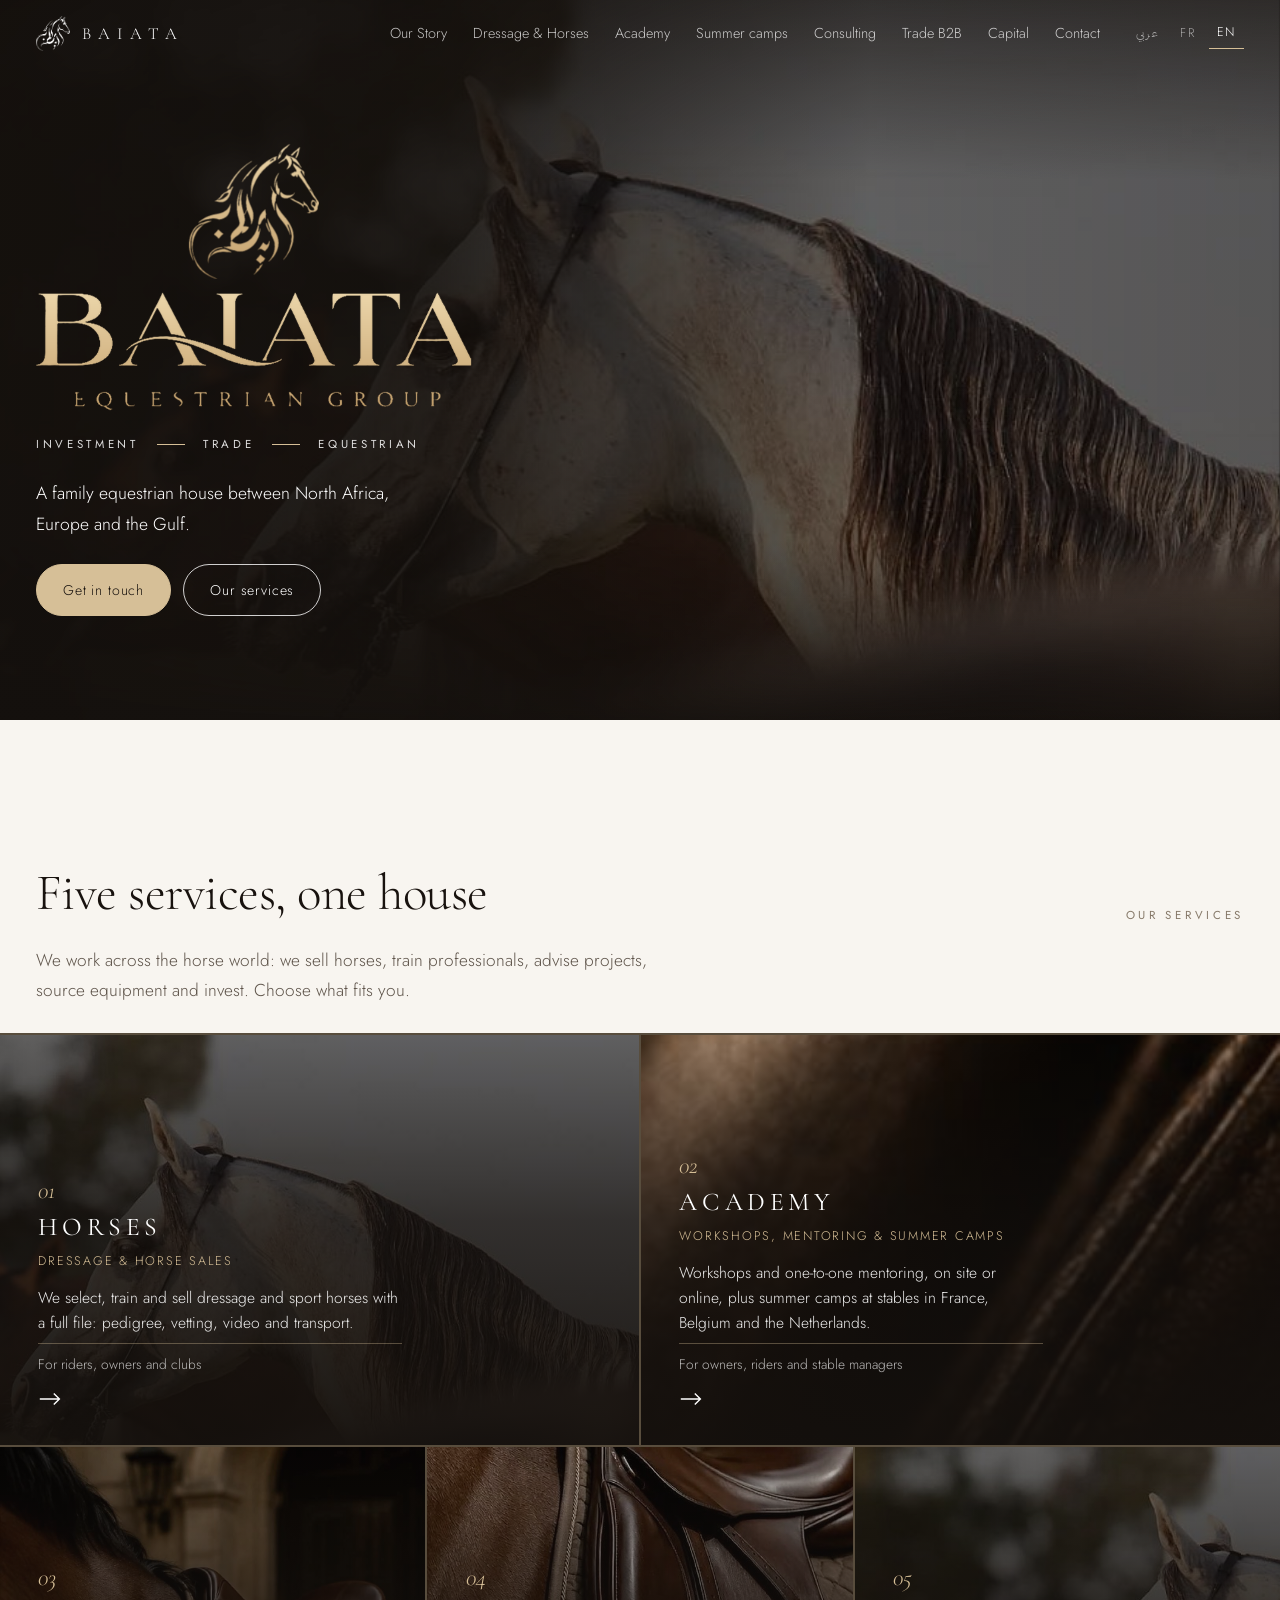
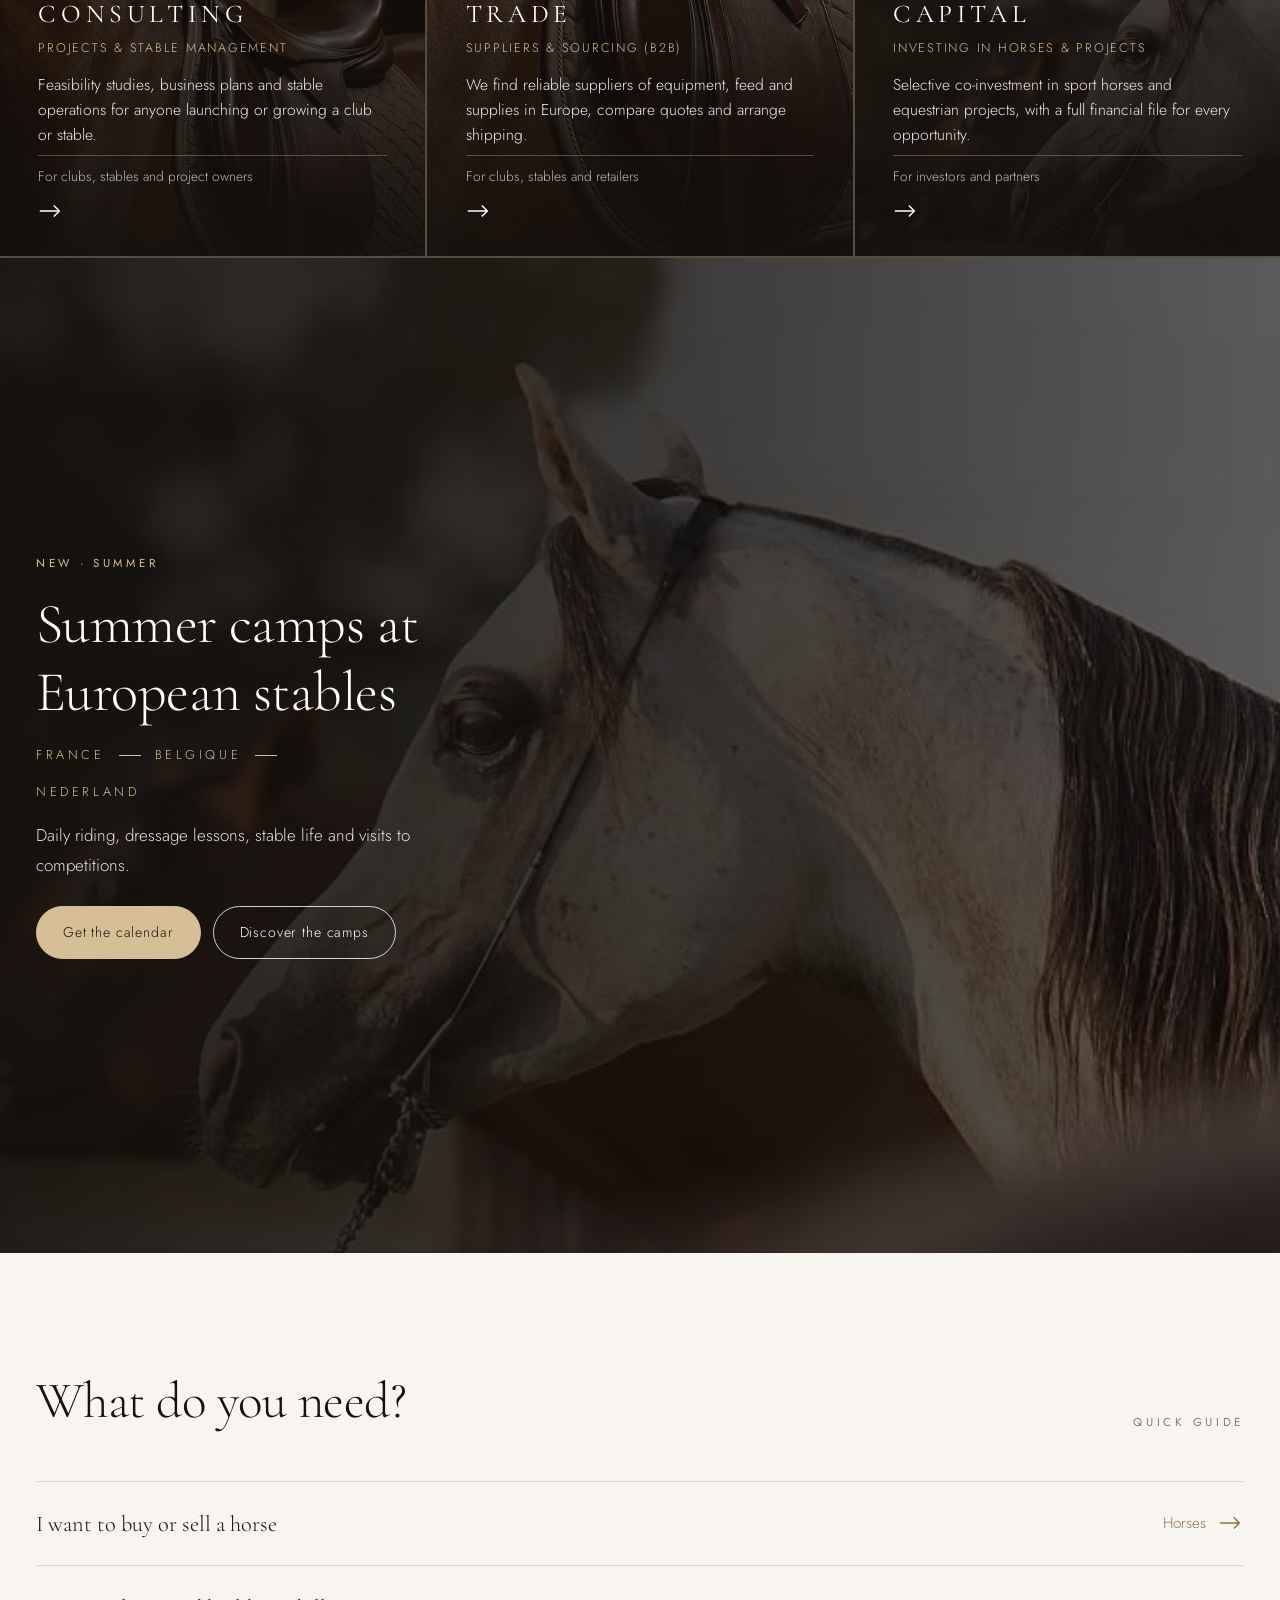
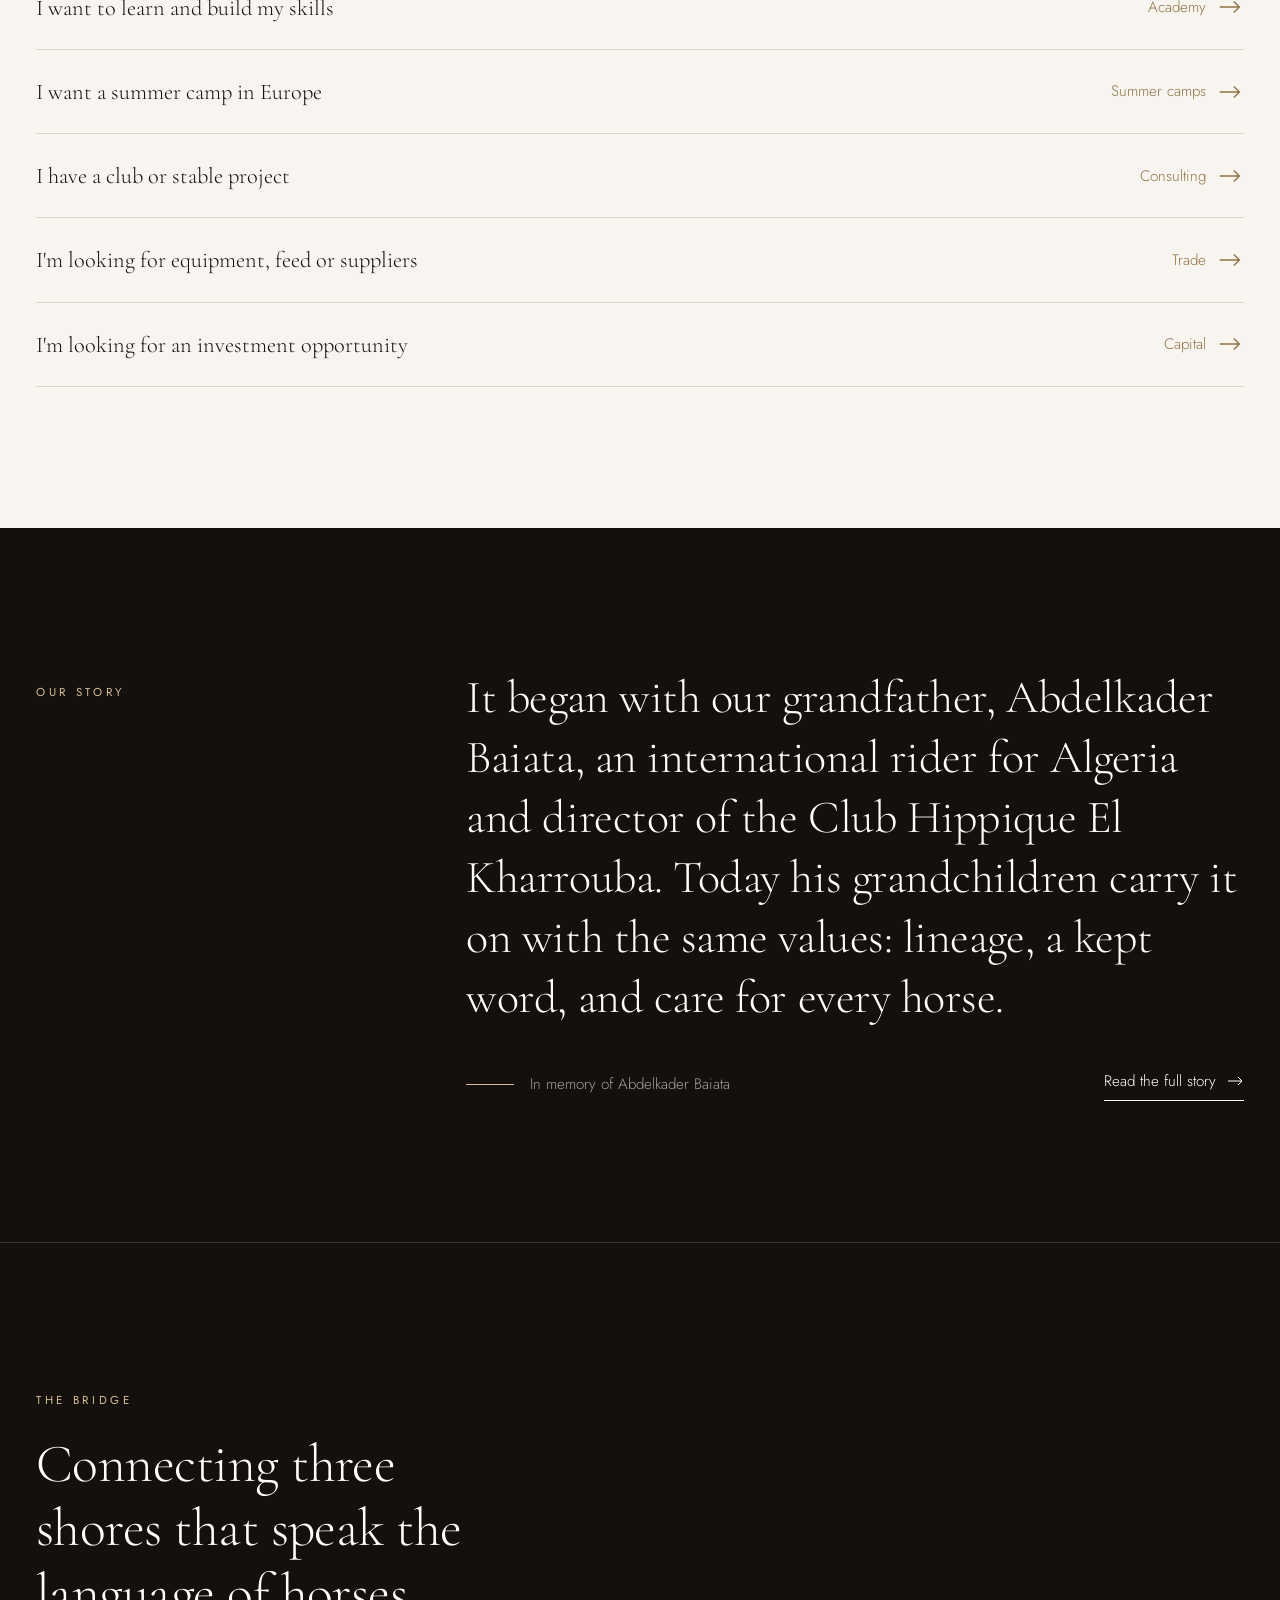
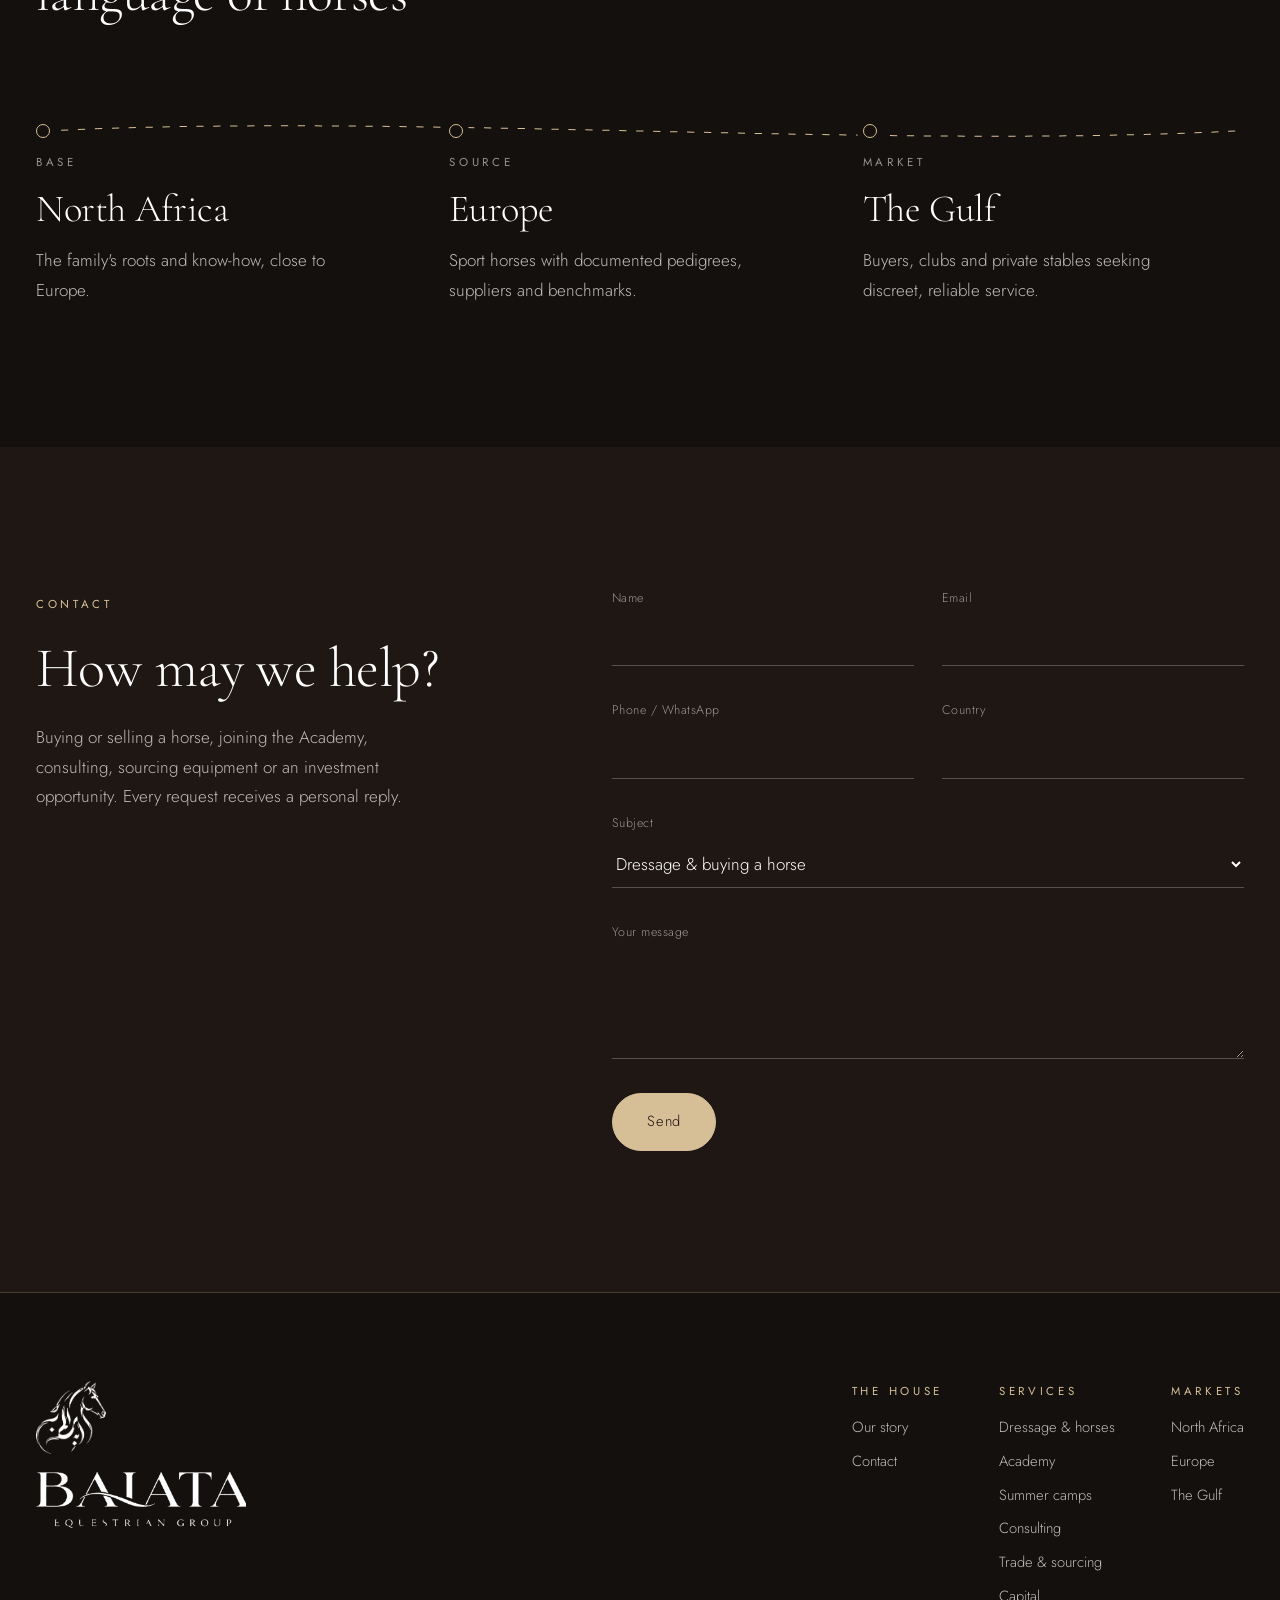
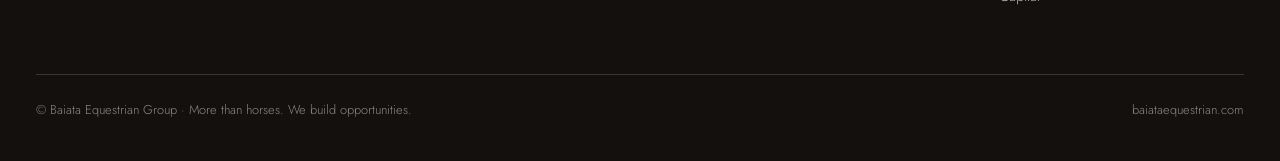
<file: index.html>
<!doctype html>
<html lang="en" dir="ltr" data-lang="en">
<head>
<meta charset="utf-8">
<meta name="viewport" content="width=device-width, initial-scale=1, viewport-fit=cover">
<title>Baiata Equestrian Group</title>
<meta name="claude:viewport-fit-sides" content="cover">
<meta name="description" content="Maison équestre familiale · بيت فروسية عائلي — Dressage &amp; chevaux, académie et stages d'été en Europe, conseil, négoce B2B et investissement, entre l'Afrique du Nord, l'Europe et le Golfe.">
<link rel="preconnect" href="https://fonts.googleapis.com"><link rel="preconnect" href="https://fonts.gstatic.com" crossorigin><link rel="stylesheet" href="https://fonts.googleapis.com/css2?family=Cormorant+Garamond:ital,wght@0,300;0,400;1,300;1,400&family=Jost:wght@300;400&family=Noto+Kufi+Arabic:wght@200;300;400&family=IBM+Plex+Sans+Arabic:wght@300;400&family=Aref+Ruqaa:wght@400;700&family=Amiri:ital,wght@0,400;0,700;1,400&display=swap">
<link rel="stylesheet" href="css/style.css?v=8">
<meta property="og:title" content="Baiata Equestrian Group">
<meta property="og:description" content="Maison équestre familiale · بيت فروسية عائلي — Dressage &amp; chevaux, académie et stages d'été en Europe, conseil, négoce B2B et investissement, entre l'Afrique du Nord, l'Europe et le Golfe.">
<meta property="og:url" content="https://baiataequestrian.com/">
<meta property="og:type" content="website">
<meta property="og:site_name" content="Baiata Equestrian Group">
<meta property="og:image" content="https://baiataequestrian.com/assets/og.jpg?v=2">
<meta property="og:image:secure_url" content="https://baiataequestrian.com/assets/og.jpg?v=2">
<meta property="og:image:type" content="image/jpeg">
<meta property="og:image:width" content="1200">
<meta property="og:image:height" content="630">
<meta property="og:image:alt" content="Baiata Equestrian Group">
<meta name="twitter:card" content="summary_large_image">
<meta name="twitter:image" content="https://baiataequestrian.com/assets/og.jpg?v=2">
<link rel="canonical" href="https://baiataequestrian.com/">
<link rel="icon" type="image/png" href="assets/favicon.png">
<link rel="apple-touch-icon" href="assets/apple-touch-icon.png">
</head>
<body>
<header class="top" id="top-bar">
  <div class="wrap">
    <div class="bar">
      <a class="home" href="index.html" aria-label="Baiata, home"><img src="assets/mark.png" alt="" width="684" height="712"><span>BAIATA</span></a>
      <nav aria-label="Main"><a href="history.html"><span lang="ar">قصتنا</span><span lang="fr">Notre histoire</span><span lang="en">Our Story</span></a><a href="horses.html"><span lang="ar">الترويض والخيول</span><span lang="fr">Dressage &amp; chevaux</span><span lang="en">Dressage & Horses</span></a><a href="academy.html"><span lang="ar">الأكاديمية</span><span lang="fr">Académie</span><span lang="en">Academy</span></a><a href="academy.html#summer-camps"><span lang="ar">المعسكرات الصيفية</span><span lang="fr">Stages d'été</span><span lang="en">Summer camps</span></a><a href="consulting.html"><span lang="ar">الخدمات الاستشارية</span><span lang="fr">Conseil</span><span lang="en">Consulting</span></a><a href="trade.html"><span lang="ar">التجارة والتوريد</span><span lang="fr">Négoce B2B</span><span lang="en">Trade B2B</span></a><a href="capital.html"><span lang="ar">الاستثمار</span><span lang="fr">Investissement</span><span lang="en">Capital</span></a><a href="index.html#contact"><span lang="ar">تواصل معنا</span><span lang="fr">Contact</span><span lang="en">Contact</span></a></nav>
      <div class="lang" role="group" aria-label="Language">
        <button id="btn-ar" type="button" data-set="ar" aria-pressed="false">عربي</button>
        <button id="btn-fr" type="button" data-set="fr" aria-pressed="false">FR</button>
        <button id="btn-en" type="button" data-set="en" aria-pressed="true">EN</button>
      </div>
      <button class="menu-btn" id="menu-btn" type="button" aria-label="Menu" aria-expanded="false"><span></span></button>
    </div>
    <nav class="drawer" aria-label="Mobile"><a href="history.html"><span lang="ar">قصتنا</span><span lang="fr">Notre histoire</span><span lang="en">Our Story</span></a><a href="horses.html"><span lang="ar">الترويض والخيول</span><span lang="fr">Dressage &amp; chevaux</span><span lang="en">Dressage & Horses</span></a><a href="academy.html"><span lang="ar">الأكاديمية</span><span lang="fr">Académie</span><span lang="en">Academy</span></a><a href="academy.html#summer-camps"><span lang="ar">المعسكرات الصيفية</span><span lang="fr">Stages d'été</span><span lang="en">Summer camps</span></a><a href="consulting.html"><span lang="ar">الخدمات الاستشارية</span><span lang="fr">Conseil</span><span lang="en">Consulting</span></a><a href="trade.html"><span lang="ar">التجارة والتوريد</span><span lang="fr">Négoce B2B</span><span lang="en">Trade B2B</span></a><a href="capital.html"><span lang="ar">الاستثمار</span><span lang="fr">Investissement</span><span lang="en">Capital</span></a><a href="index.html#contact"><span lang="ar">تواصل معنا</span><span lang="fr">Contact</span><span lang="en">Contact</span></a></nav>
  </div>
</header>
<main>
<section class="home-hero">
  <div class="bg"><img src="assets/band.jpg" alt="Grey and bay horses" fetchpriority="high"></div>
  <div class="wrap hh-in">
    <div class="logo"><img class="mark" src="assets/mark_gold.png" alt="" width="684" height="712"><h1 style="margin:0"><img class="word" src="assets/wordmark_gold.png" alt="Baiata Equestrian Group" width="1306" height="352"></h1></div>
    <div class="tagline label"><span>Investment</span><i></i><span>Trade</span><i></i><span>Equestrian</span></div>
    <p class="lead"><span lang="ar">دار فروسية عائلية، تصل بين شمال أفريقيا وأوروبا والخليج العربي.</span><span lang="fr">Une maison équestre familiale entre l'Afrique du Nord, l'Europe et le Golfe.</span><span lang="en">A family equestrian house between North Africa, Europe and the Gulf.</span></p>
    <div class="ctas"><a class="pill gold" href="#contact"><span lang="ar">تواصل معنا</span><span lang="fr">Nous contacter</span><span lang="en">Get in touch</span></a><a class="pill" href="#services"><span lang="ar">خدماتنا</span><span lang="fr">Nos services</span><span lang="en">Our services</span></a></div>
  </div>
</section>

<section class="svc-head" id="services">
  <div class="wrap">
    <div class="sec-head"><h2 class="display"><span lang="ar">خمس خدمات، ودار واحدة</span><span lang="fr">Cinq services, une seule maison</span><span lang="en">Five services, one house</span></h2><span class="label"><span lang="ar">خدماتنا</span><span lang="fr">Nos services</span><span lang="en">Our services</span></span></div>
    <p class="svc-intro"><span lang="ar">نعمل في قطاع الفروسية بمختلف جوانبه: بيع الخيول، وتأهيل المختصين، والخدمات الاستشارية، وتوريد المستلزمات، والاستثمار. اختر ما يناسبك.</span><span lang="fr">Nous couvrons tout l'univers du cheval : nous vendons des chevaux, formons les professionnels, conseillons les projets, approvisionnons en équipement et investissons. Choisissez ce qui vous correspond.</span><span lang="en">We work across the horse world: we sell horses, train professionals, advise projects, source equipment and invest. Choose what fits you.</span></p>
  </div>
</section>

<section class="tiles svc" aria-label="Services">
  <a class="tile" href="horses.html">
  <img src="assets/h1.jpg" alt="" style="object-position:60% 50%">
  <div class="t-in">
    <span class="t-num">01</span>
    <h3><span lang="en">Horses</span><span lang="fr">Chevaux</span><span lang="ar">الخيول</span></h3>
    <span class="t-sub"><span lang="ar">الترويض وبيع الخيول</span><span lang="fr">Dressage &amp; vente de chevaux</span><span lang="en">Dressage &amp; horse sales</span></span>
    <p><span lang="ar">ننتقي خيول الترويض وخيول الأداء الرياضي، وندرّبها، ونبيعها بملف متكامل: شهادة النسب، والفحص البيطري، والتسجيل المرئي، والنقل.</span><span lang="fr">Nous sélectionnons, formons et vendons des chevaux de dressage et de sport avec un dossier complet : pedigree, visite vétérinaire, vidéo et transport.</span><span lang="en">We select, train and sell dressage and sport horses with a full file: pedigree, vetting, video and transport.</span></p>
    <span class="t-for"><span lang="ar">للفرسان وملّاك الخيل والأندية</span><span lang="fr">Pour cavaliers, propriétaires et clubs</span><span lang="en">For riders, owners and clubs</span></span>
    <span class="t-arrow" aria-hidden="true"><svg width="16" height="10" viewBox="0 0 16 10" aria-hidden="true"><path d="M0 5h14M10 1l4 4-4 4" fill="none" stroke="currentColor"/></svg></span>
  </div>
</a>
  <a class="tile" href="academy.html">
  <img src="assets/leather.jpg" alt="" style="object-position:50% 50%">
  <div class="t-in">
    <span class="t-num">02</span>
    <h3><span lang="en">Academy</span><span lang="fr">Académie</span><span lang="ar">الأكاديمية</span></h3>
    <span class="t-sub"><span lang="ar">ورش العمل والإرشاد والمعسكرات الصيفية</span><span lang="fr">Ateliers, mentorat &amp; stages d'été</span><span lang="en">Workshops, mentoring &amp; summer camps</span></span>
    <p><span lang="ar">ورش عمل وإرشاد فردي، حضورياً أو عن بُعد، إلى جانب معسكرات صيفية في إسطبلات بفرنسا وبلجيكا وهولندا.</span><span lang="fr">Ateliers et mentorat individuel, sur place ou en ligne, ainsi que des stages d'été dans des écuries en France, en Belgique et aux Pays-Bas.</span><span lang="en">Workshops and one-to-one mentoring, on site or online, plus summer camps at stables in France, Belgium and the Netherlands.</span></p>
    <span class="t-for"><span lang="ar">لملّاك الخيل والفرسان ومديري الإسطبلات</span><span lang="fr">Pour propriétaires, cavaliers et gérants d'écurie</span><span lang="en">For owners, riders and stable managers</span></span>
    <span class="t-arrow" aria-hidden="true"><svg width="16" height="10" viewBox="0 0 16 10" aria-hidden="true"><path d="M0 5h14M10 1l4 4-4 4" fill="none" stroke="currentColor"/></svg></span>
  </div>
</a>
  <a class="tile" href="consulting.html">
  <img src="assets/hero.jpg" alt="" style="object-position:50% 8%">
  <div class="t-in">
    <span class="t-num">03</span>
    <h3><span lang="en">Consulting</span><span lang="fr">Conseil</span><span lang="ar">الخدمات الاستشارية</span></h3>
    <span class="t-sub"><span lang="ar">المشاريع وإدارة الإسطبلات</span><span lang="fr">Projets &amp; gestion d'écurie</span><span lang="en">Projects &amp; stable management</span></span>
    <p><span lang="ar">دراسات الجدوى، وخطط الأعمال، وإدارة الإسطبلات لكل من يؤسس نادياً أو إسطبلاً أو يطوّره.</span><span lang="fr">Études de faisabilité, business plans et gestion d'écurie pour lancer ou développer un club ou une écurie.</span><span lang="en">Feasibility studies, business plans and stable operations for anyone launching or growing a club or stable.</span></p>
    <span class="t-for"><span lang="ar">للأندية والإسطبلات وأصحاب المشاريع</span><span lang="fr">Pour clubs, écuries et porteurs de projet</span><span lang="en">For clubs, stables and project owners</span></span>
    <span class="t-arrow" aria-hidden="true"><svg width="16" height="10" viewBox="0 0 16 10" aria-hidden="true"><path d="M0 5h14M10 1l4 4-4 4" fill="none" stroke="currentColor"/></svg></span>
  </div>
</a>
  <a class="tile" href="trade.html">
  <img src="assets/h2.jpg" alt="" style="object-position:50% 50%">
  <div class="t-in">
    <span class="t-num">04</span>
    <h3><span lang="en">Trade</span><span lang="fr">Négoce</span><span lang="ar">التجارة</span></h3>
    <span class="t-sub"><span lang="ar">الموردون والتوريد · B2B</span><span lang="fr">Fournisseurs &amp; approvisionnement (B2B)</span><span lang="en">Suppliers &amp; sourcing (B2B)</span></span>
    <p><span lang="ar">نستقطب موردين أوروبيين موثوقين لعُدّة الخيل والأعلاف والمستلزمات، ونقارن العروض، وننسّق الشحن.</span><span lang="fr">Nous trouvons des fournisseurs européens fiables pour la sellerie, l'alimentation et les fournitures, comparons les devis et organisons l'expédition.</span><span lang="en">We find reliable suppliers of equipment, feed and supplies in Europe, compare quotes and arrange shipping.</span></p>
    <span class="t-for"><span lang="ar">للأندية والإسطبلات ومتاجر الفروسية</span><span lang="fr">Pour clubs, écuries et selleries</span><span lang="en">For clubs, stables and retailers</span></span>
    <span class="t-arrow" aria-hidden="true"><svg width="16" height="10" viewBox="0 0 16 10" aria-hidden="true"><path d="M0 5h14M10 1l4 4-4 4" fill="none" stroke="currentColor"/></svg></span>
  </div>
</a>
  <a class="tile" href="capital.html">
  <img src="assets/h3.jpg" alt="" style="object-position:50% 50%">
  <div class="t-in">
    <span class="t-num">05</span>
    <h3><span lang="en">Capital</span><span lang="fr">Investissement</span><span lang="ar">الاستثمار</span></h3>
    <span class="t-sub"><span lang="ar">الاستثمار في الخيول والمشاريع</span><span lang="fr">Investir dans les chevaux &amp; les projets</span><span lang="en">Investing in horses &amp; projects</span></span>
    <p><span lang="ar">استثمار مشترك وانتقائي في خيول الأداء الرياضي ومشاريع الفروسية، بملف مالي متكامل لكل فرصة.</span><span lang="fr">Co-investissement sélectif dans des chevaux de sport et des projets équestres, avec un dossier financier complet pour chaque opportunité.</span><span lang="en">Selective co-investment in sport horses and equestrian projects, with a full financial file for every opportunity.</span></p>
    <span class="t-for"><span lang="ar">للمستثمرين والشركاء</span><span lang="fr">Pour investisseurs et partenaires</span><span lang="en">For investors and partners</span></span>
    <span class="t-arrow" aria-hidden="true"><svg width="16" height="10" viewBox="0 0 16 10" aria-hidden="true"><path d="M0 5h14M10 1l4 4-4 4" fill="none" stroke="currentColor"/></svg></span>
  </div>
</a>
</section>

<section class="photo camp-band">
  <div class="bg"><img src="assets/band.jpg" alt=""></div>
  <div class="wrap">
    <span class="label"><span lang="ar">جديد · صيف</span><span lang="fr">Nouveau · Été</span><span lang="en">New · Summer</span></span>
    <h2 class="display"><span lang="ar">معسكرات صيفية في إسطبلات أوروبية</span><span lang="fr">Stages d'été dans des écuries européennes</span><span lang="en">Summer camps at European stables</span></h2>
    <p class="cb-c"><span>France</span><i></i><span>Belgique</span><i></i><span>Nederland</span></p>
    <p><span lang="ar">ركوب يومي، ودروس في الترويض، والحياة داخل الإسطبل، وحضور البطولات.</span><span lang="fr">Monte quotidienne, cours de dressage, vie d'écurie et visites de concours.</span><span lang="en">Daily riding, dressage lessons, stable life and visits to competitions.</span></p>
    <div class="ctas"><a class="pill gold" href="academy.html#calendar"><span lang="ar">احصل على التقويم</span><span lang="fr">Recevoir le calendrier</span><span lang="en">Get the calendar</span></a><a class="pill" href="academy.html#summer-camps"><span lang="ar">اكتشف المعسكرات</span><span lang="fr">Découvrir les stages</span><span lang="en">Discover the camps</span></a></div>
  </div>
</section>

<section class="need">
  <div class="wrap">
    <div class="sec-head"><h2 class="display"><span lang="ar">ما الذي تبحث عنه؟</span><span lang="fr">De quoi avez-vous besoin ?</span><span lang="en">What do you need?</span></h2><span class="label"><span lang="ar">دليل سريع</span><span lang="fr">Guide rapide</span><span lang="en">Quick guide</span></span></div>
    <div class="need-list">
<a class="need-row" href="horses.html"><span class="q"><span lang="ar">أرغب في شراء جواد أو بيعه</span><span lang="fr">Je veux acheter ou vendre un cheval</span><span lang="en">I want to buy or sell a horse</span></span><span class="go"><span lang="ar">الخيول</span><span lang="fr">Chevaux</span><span lang="en">Horses</span><span class="t-arrow" aria-hidden="true"><svg width="16" height="10" viewBox="0 0 16 10" aria-hidden="true"><path d="M0 5h14M10 1l4 4-4 4" fill="none" stroke="currentColor"/></svg></span></span></a>
<a class="need-row" href="academy.html"><span class="q"><span lang="ar">أرغب في التعلّم وتطوير خبرتي</span><span lang="fr">Je veux apprendre et progresser</span><span lang="en">I want to learn and build my skills</span></span><span class="go"><span lang="ar">الأكاديمية</span><span lang="fr">Académie</span><span lang="en">Academy</span><span class="t-arrow" aria-hidden="true"><svg width="16" height="10" viewBox="0 0 16 10" aria-hidden="true"><path d="M0 5h14M10 1l4 4-4 4" fill="none" stroke="currentColor"/></svg></span></span></a>
<a class="need-row" href="academy.html#summer-camps"><span class="q"><span lang="ar">أرغب في معسكر صيفي في أوروبا</span><span lang="fr">Je cherche un stage d'été en Europe</span><span lang="en">I want a summer camp in Europe</span></span><span class="go"><span lang="ar">المعسكرات الصيفية</span><span lang="fr">Stages d'été</span><span lang="en">Summer camps</span><span class="t-arrow" aria-hidden="true"><svg width="16" height="10" viewBox="0 0 16 10" aria-hidden="true"><path d="M0 5h14M10 1l4 4-4 4" fill="none" stroke="currentColor"/></svg></span></span></a>
<a class="need-row" href="consulting.html"><span class="q"><span lang="ar">لديّ مشروع نادٍ أو إسطبل</span><span lang="fr">J'ai un projet de club ou d'écurie</span><span lang="en">I have a club or stable project</span></span><span class="go"><span lang="ar">الخدمات الاستشارية</span><span lang="fr">Conseil</span><span lang="en">Consulting</span><span class="t-arrow" aria-hidden="true"><svg width="16" height="10" viewBox="0 0 16 10" aria-hidden="true"><path d="M0 5h14M10 1l4 4-4 4" fill="none" stroke="currentColor"/></svg></span></span></a>
<a class="need-row" href="trade.html"><span class="q"><span lang="ar">أبحث عن عُدّة أو أعلاف أو موردين</span><span lang="fr">Je cherche du matériel, de l'alimentation ou des fournisseurs</span><span lang="en">I'm looking for equipment, feed or suppliers</span></span><span class="go"><span lang="ar">التجارة</span><span lang="fr">Négoce</span><span lang="en">Trade</span><span class="t-arrow" aria-hidden="true"><svg width="16" height="10" viewBox="0 0 16 10" aria-hidden="true"><path d="M0 5h14M10 1l4 4-4 4" fill="none" stroke="currentColor"/></svg></span></span></a>
<a class="need-row" href="capital.html"><span class="q"><span lang="ar">أبحث عن فرصة استثمارية</span><span lang="fr">Je cherche une opportunité d'investissement</span><span lang="en">I'm looking for an investment opportunity</span></span><span class="go"><span lang="ar">الاستثمار</span><span lang="fr">Investissement</span><span lang="en">Capital</span><span class="t-arrow" aria-hidden="true"><svg width="16" height="10" viewBox="0 0 16 10" aria-hidden="true"><path d="M0 5h14M10 1l4 4-4 4" fill="none" stroke="currentColor"/></svg></span></span></a>
    </div>
  </div>
</section>

<section class="home-story">
  <div class="wrap grid">
    <div class="label"><span lang="ar">قصتنا</span><span lang="fr">Notre histoire</span><span lang="en">Our Story</span></div>
    <div class="reveal">
      <p class="display"><span lang="ar">بدأت الحكاية مع الجد عبد القادر بياطة، الفارس الدولي الذي مثّل الجزائر، ومدير نادي الخروبة للفروسية. واليوم يواصل الأحفاد المسيرة بالقيم ذاتها: الأصالة، والوفاء بالكلمة، والعناية بكل جواد.</span><span lang="fr">Tout a commencé avec notre grand-père, Abdelkader Baiata, cavalier international pour l'Algérie et directeur du Club hippique d'El Kharrouba. Ses petits-enfants poursuivent aujourd'hui avec les mêmes valeurs : la lignée, la parole donnée et le soin de chaque cheval.</span><span lang="en">It began with our grandfather, Abdelkader Baiata, an international rider for Algeria and director of the Club Hippique El Kharrouba. Today his grandchildren carry it on with the same values: lineage, a kept word, and care for every horse.</span></p>
      <div class="foot"><p class="sign"><span lang="ar">عبد القادر بياطة، رحمه الله</span><span lang="fr">À la mémoire d'Abdelkader Baiata</span><span lang="en">In memory of Abdelkader Baiata</span></p><a class="more" href="history.html"><span lang="ar">اقرأ القصة كاملة</span><span lang="fr">Lire toute l'histoire</span><span lang="en">Read the full story</span><svg width="16" height="10" viewBox="0 0 16 10" aria-hidden="true"><path d="M0 5h14M10 1l4 4-4 4" fill="none" stroke="currentColor"/></svg></a></div>
    </div>
  </div>
</section>

<section class="bridge">
  <div class="wrap">
    <span class="label"><span lang="ar">الجسر</span><span lang="fr">Le pont</span><span lang="en">The Bridge</span></span>
    <h2 class="display reveal"><span lang="ar">نصل بين ثلاث ضفاف تتحدث لغة الخيل</span><span lang="fr">Relier trois rives qui parlent la langue du cheval</span><span lang="en">Connecting three shores that speak the language of horses</span></h2>
    <div class="route">
      <svg viewBox="0 0 1000 24" preserveAspectRatio="none" aria-hidden="true"><path d="M7 12 C 300 -6, 700 30, 993 12"/></svg>
      <div class="stops">
        <div class="stop reveal"><span class="dot"></span><span class="label">Base</span><h3 class="display"><span lang="ar">شمال أفريقيا</span><span lang="fr">Afrique du Nord</span><span lang="en">North Africa</span></h3><p><span lang="ar">جذور الأسرة وخبرتها، وقرب جغرافي من أوروبا.</span><span lang="fr">Les racines et le savoir-faire de la famille, aux portes de l'Europe.</span><span lang="en">The family's roots and know-how, close to Europe.</span></p></div>
        <div class="stop reveal"><span class="dot"></span><span class="label">Source</span><h3 class="display"><span lang="ar">أوروبا</span><span lang="fr">Europe</span><span lang="en">Europe</span></h3><p><span lang="ar">خيول أداء رياضي بأنساب موثّقة، وموردون، ومعايير مرجعية.</span><span lang="fr">Des chevaux de sport aux origines documentées, des fournisseurs et des références.</span><span lang="en">Sport horses with documented pedigrees, suppliers and benchmarks.</span></p></div>
        <div class="stop reveal"><span class="dot"></span><span class="label">Market</span><h3 class="display"><span lang="ar">الخليج العربي</span><span lang="fr">Le Golfe</span><span lang="en">The Gulf</span></h3><p><span lang="ar">مشترون وأندية وإسطبلات خاصة تنشد خدمة راقية وموثوقة.</span><span lang="fr">Acheteurs, clubs et écuries privées en quête d'un service discret et fiable.</span><span lang="en">Buyers, clubs and private stables seeking discreet, reliable service.</span></p></div>
      </div>
    </div>
  </div>
</section>

<section class="enquire dark" id="contact">
  <div class="wrap grid">
    <div>
      <span class="label"><span lang="ar">تواصل معنا</span><span lang="fr">Contact</span><span lang="en">Contact</span></span>
      <h2 class="display"><span lang="ar">كيف نخدمك؟</span><span lang="fr">Comment pouvons-nous vous aider ?</span><span lang="en">How may we help?</span></h2>
      <p class="intro-t"><span lang="ar">شراء جواد أو بيعه، أو الالتحاق بالأكاديمية، أو طلب استشارة، أو توريد مستلزمات، أو فرصة استثمارية. نرد شخصياً على كل طلب.</span><span lang="fr">Achat ou vente d'un cheval, Académie, conseil, approvisionnement ou opportunité d'investissement. Chaque demande reçoit une réponse personnelle.</span><span lang="en">Buying or selling a horse, joining the Academy, consulting, sourcing equipment or an investment opportunity. Every request receives a personal reply.</span></p>
    </div>
    <form id="enquiry-form" class="js-send" data-subject="Baiata website: new enquiry">
      <div class="f"><label for="f-name"><span lang="ar">الاسم</span><span lang="fr">Nom</span><span lang="en">Name</span></label><input id="f-name" name="name" autocomplete="name" required></div>
      <div class="f"><label for="f-email"><span lang="ar">البريد الإلكتروني</span><span lang="fr">E-mail</span><span lang="en">Email</span></label><input id="f-email" name="email" type="email" autocomplete="email" required></div>
      <div class="f"><label for="f-phone"><span lang="ar">الهاتف / واتساب</span><span lang="fr">Téléphone / WhatsApp</span><span lang="en">Phone / WhatsApp</span></label><input id="f-phone" name="phone" type="tel" autocomplete="tel"></div>
      <div class="f"><label for="f-country"><span lang="ar">الدولة</span><span lang="fr">Pays</span><span lang="en">Country</span></label><input id="f-country" name="country" autocomplete="country-name"></div>
      <div class="f full"><label for="f-topic"><span lang="ar">الموضوع</span><span lang="fr">Objet</span><span lang="en">Subject</span></label>
        <select id="f-topic" name="topic">
          <option data-ar="الترويض وشراء جواد" data-fr="Dressage &amp; achat d'un cheval" data-en="Dressage &amp; buying a horse">الترويض وشراء جواد</option>
          <option data-ar="طلب قائمة الخيول المتاحة" data-fr="Liste des chevaux disponibles" data-en="List of available horses">طلب قائمة الخيول المتاحة</option>
          <option data-ar="بيع جواد" data-fr="Vente d'un cheval" data-en="Selling a horse">بيع جواد</option>
          <option data-ar="الأكاديمية: ورشة عمل أو إرشاد" data-fr="Académie : atelier ou mentorat" data-en="Academy: workshop or mentoring">الأكاديمية: ورشة عمل أو إرشاد</option>
          <option data-ar="معسكرات صيفية في أوروبا" data-fr="Stages d'été en Europe" data-en="Summer camps in Europe">معسكرات صيفية في أوروبا</option>
          <option data-ar="الخدمات الاستشارية" data-fr="Conseil" data-en="Consulting">الخدمات الاستشارية</option>
          <option data-ar="التجارة: عُدّة وأعلاف وموردون" data-fr="Négoce : matériel, alimentation &amp; fournisseurs" data-en="Trade: equipment, feed &amp; suppliers">التجارة: عُدّة وأعلاف وموردون</option>
          <option data-ar="الاستثمار" data-fr="Investissement" data-en="Capital &amp; investment">الاستثمار</option>
        </select>
      </div>
      <div class="f full"><label for="f-msg"><span lang="ar">رسالتك</span><span lang="fr">Votre message</span><span lang="en">Your message</span></label><textarea id="f-msg" name="message" required></textarea></div>
      <button class="send" type="submit"><span lang="ar">إرسال</span><span lang="fr">Envoyer</span><span lang="en">Send</span></button>
      <p class="note js-note" hidden></p>
    </form>
  </div>
</section>
</main>
<footer>
  <div class="wrap">
    <div class="grid">
      <a class="brand" href="index.html" aria-label="Baiata, home"><img class="m" src="assets/mark.png" alt="" width="684" height="712"><img class="w" src="assets/wordmark.png" alt="Baiata Equestrian Group" width="1306" height="352"></a>
      <div class="cols">
        <div><span class="label"><span lang="ar">الدار</span><span lang="fr">La Maison</span><span lang="en">The House</span></span><a href="history.html"><span lang="ar">قصتنا</span><span lang="fr">Notre histoire</span><span lang="en">Our story</span></a><a href="index.html#contact"><span lang="ar">تواصل معنا</span><span lang="fr">Contact</span><span lang="en">Contact</span></a></div>
        <div><span class="label"><span lang="ar">خدماتنا</span><span lang="fr">Services</span><span lang="en">Services</span></span><a href="horses.html"><span lang="ar">الترويض والخيول</span><span lang="fr">Dressage &amp; chevaux</span><span lang="en">Dressage &amp; horses</span></a><a href="academy.html"><span lang="ar">الأكاديمية</span><span lang="fr">Académie</span><span lang="en">Academy</span></a><a href="academy.html#summer-camps"><span lang="ar">المعسكرات الصيفية</span><span lang="fr">Stages d'été</span><span lang="en">Summer camps</span></a><a href="consulting.html"><span lang="ar">الخدمات الاستشارية</span><span lang="fr">Conseil</span><span lang="en">Consulting</span></a><a href="trade.html"><span lang="ar">التجارة والتوريد</span><span lang="fr">Négoce &amp; approvisionnement</span><span lang="en">Trade &amp; sourcing</span></a><a href="capital.html"><span lang="ar">الاستثمار</span><span lang="fr">Investissement</span><span lang="en">Capital</span></a></div>
        <div><span class="label"><span lang="ar">الأسواق</span><span lang="fr">Marchés</span><span lang="en">Markets</span></span><span style="color:rgba(255,255,255,.72)"><span lang="ar">شمال أفريقيا</span><span lang="fr">Afrique du Nord</span><span lang="en">North Africa</span></span><span style="color:rgba(255,255,255,.72)"><span lang="ar">أوروبا</span><span lang="fr">Europe</span><span lang="en">Europe</span></span><span style="color:rgba(255,255,255,.72)"><span lang="ar">الخليج العربي</span><span lang="fr">Le Golfe</span><span lang="en">The Gulf</span></span></div>
      </div>
    </div>
    <div class="base"><small>© Baiata Equestrian Group · <span lang="en">More than horses. We build opportunities.</span><span lang="fr">Plus que des chevaux. Nous créons des opportunités.</span><span lang="ar">أكثر من خيل.. نصنع الفرص.</span></small><small>baiataequestrian.com</small></div>
  </div>
</footer>
<script src="js/main.js?v=8"></script>

</body></html>
</file>
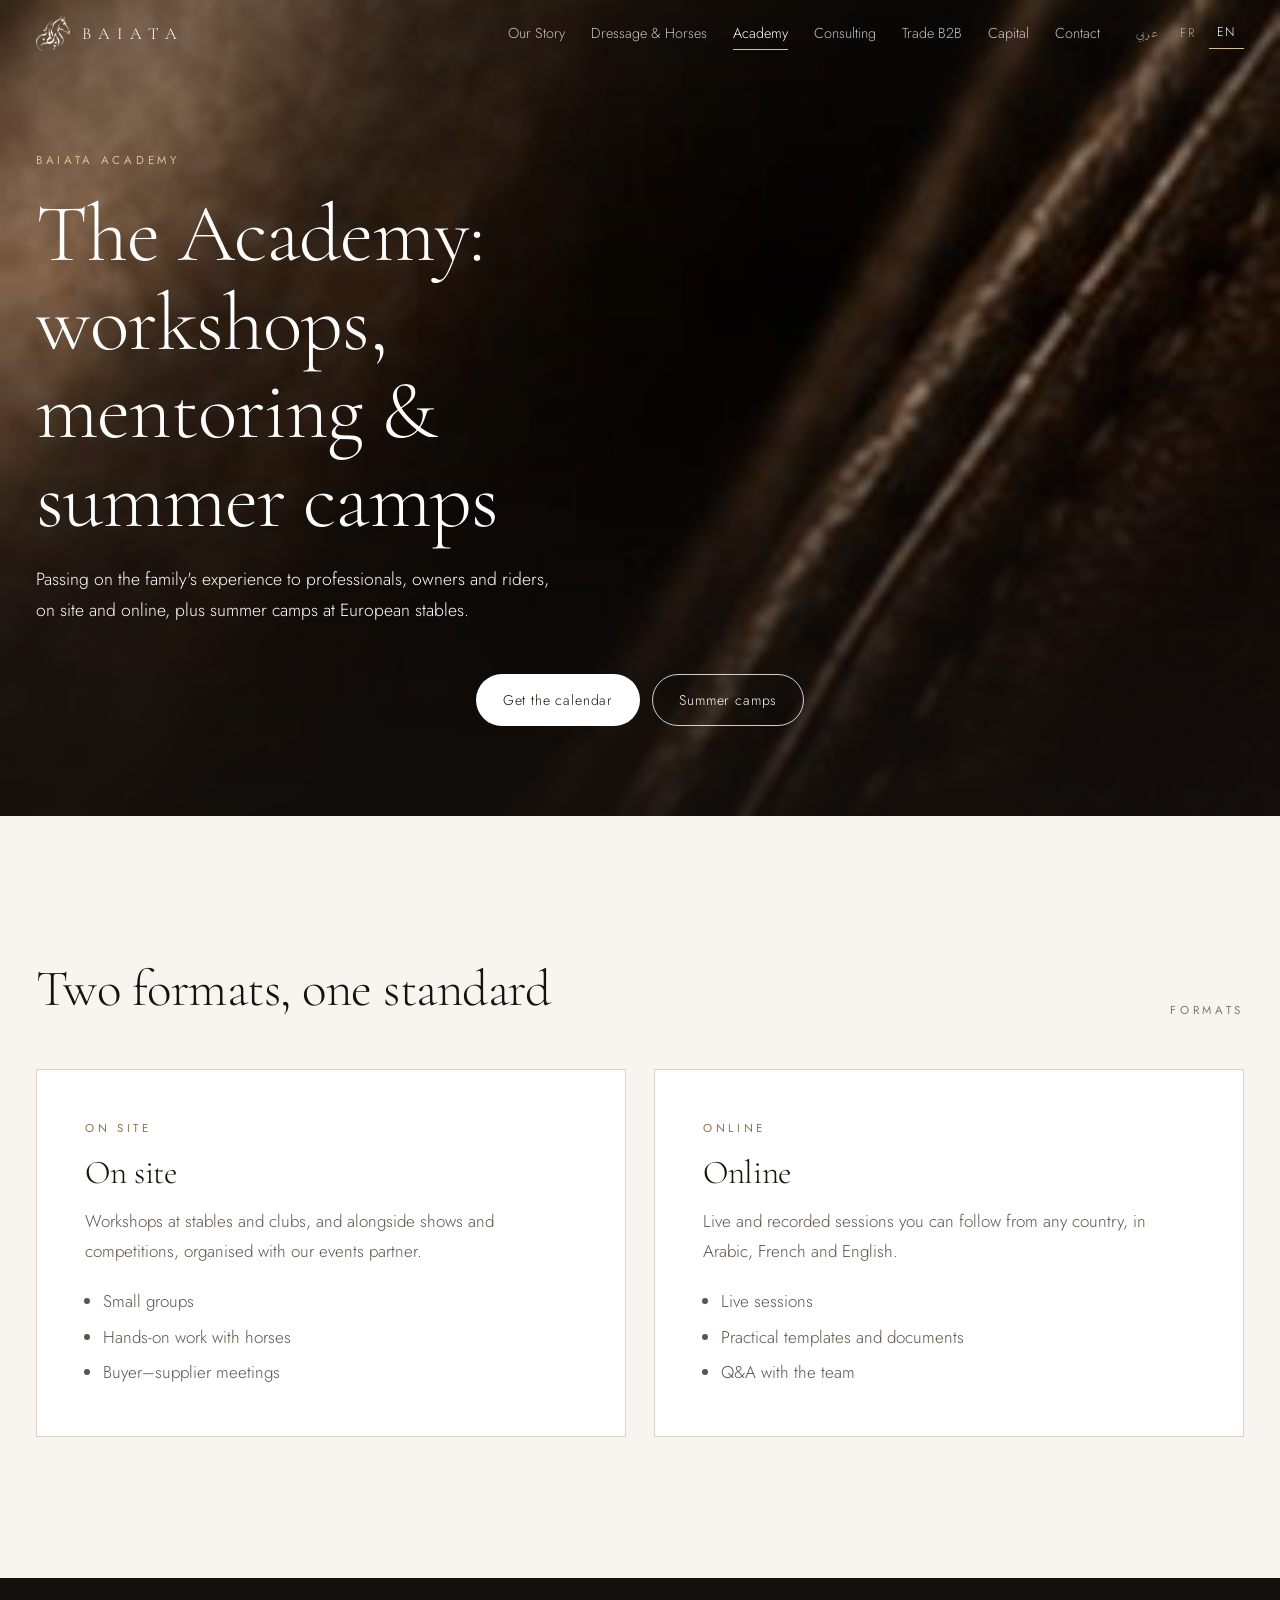
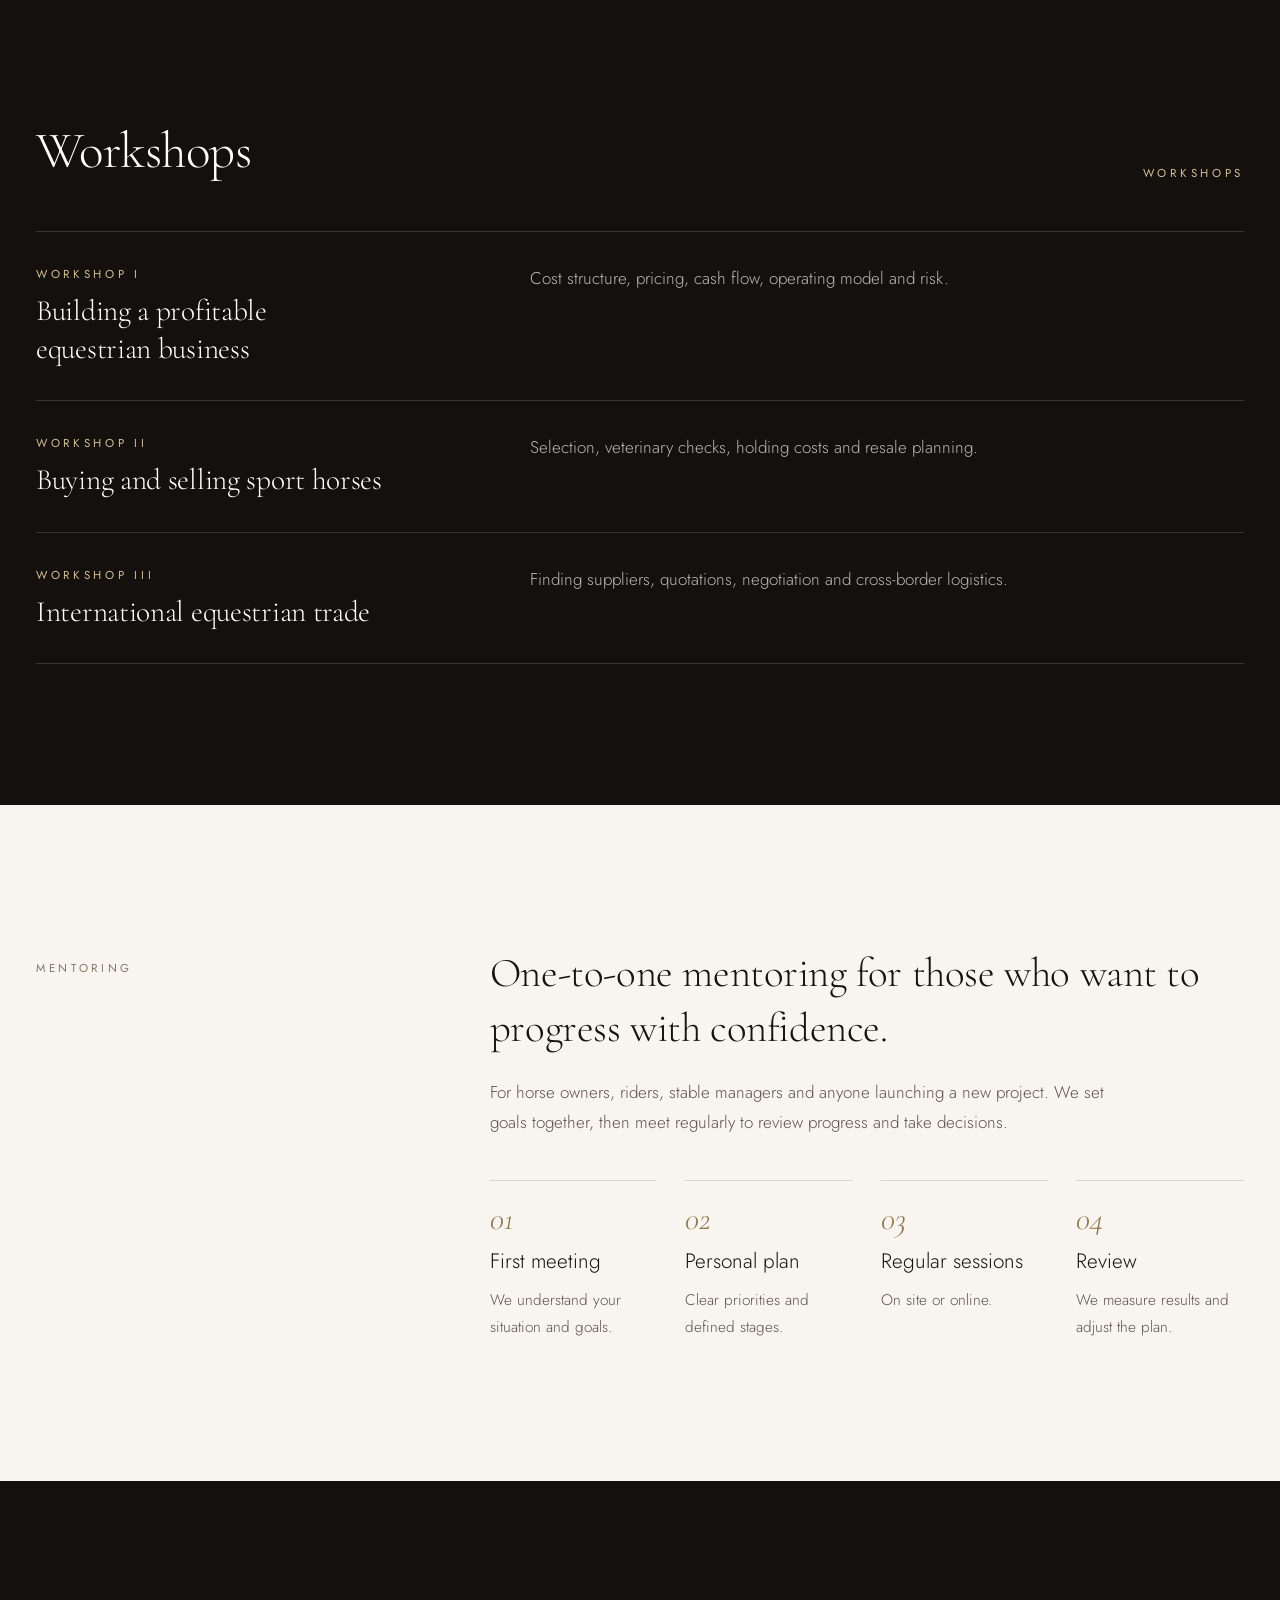
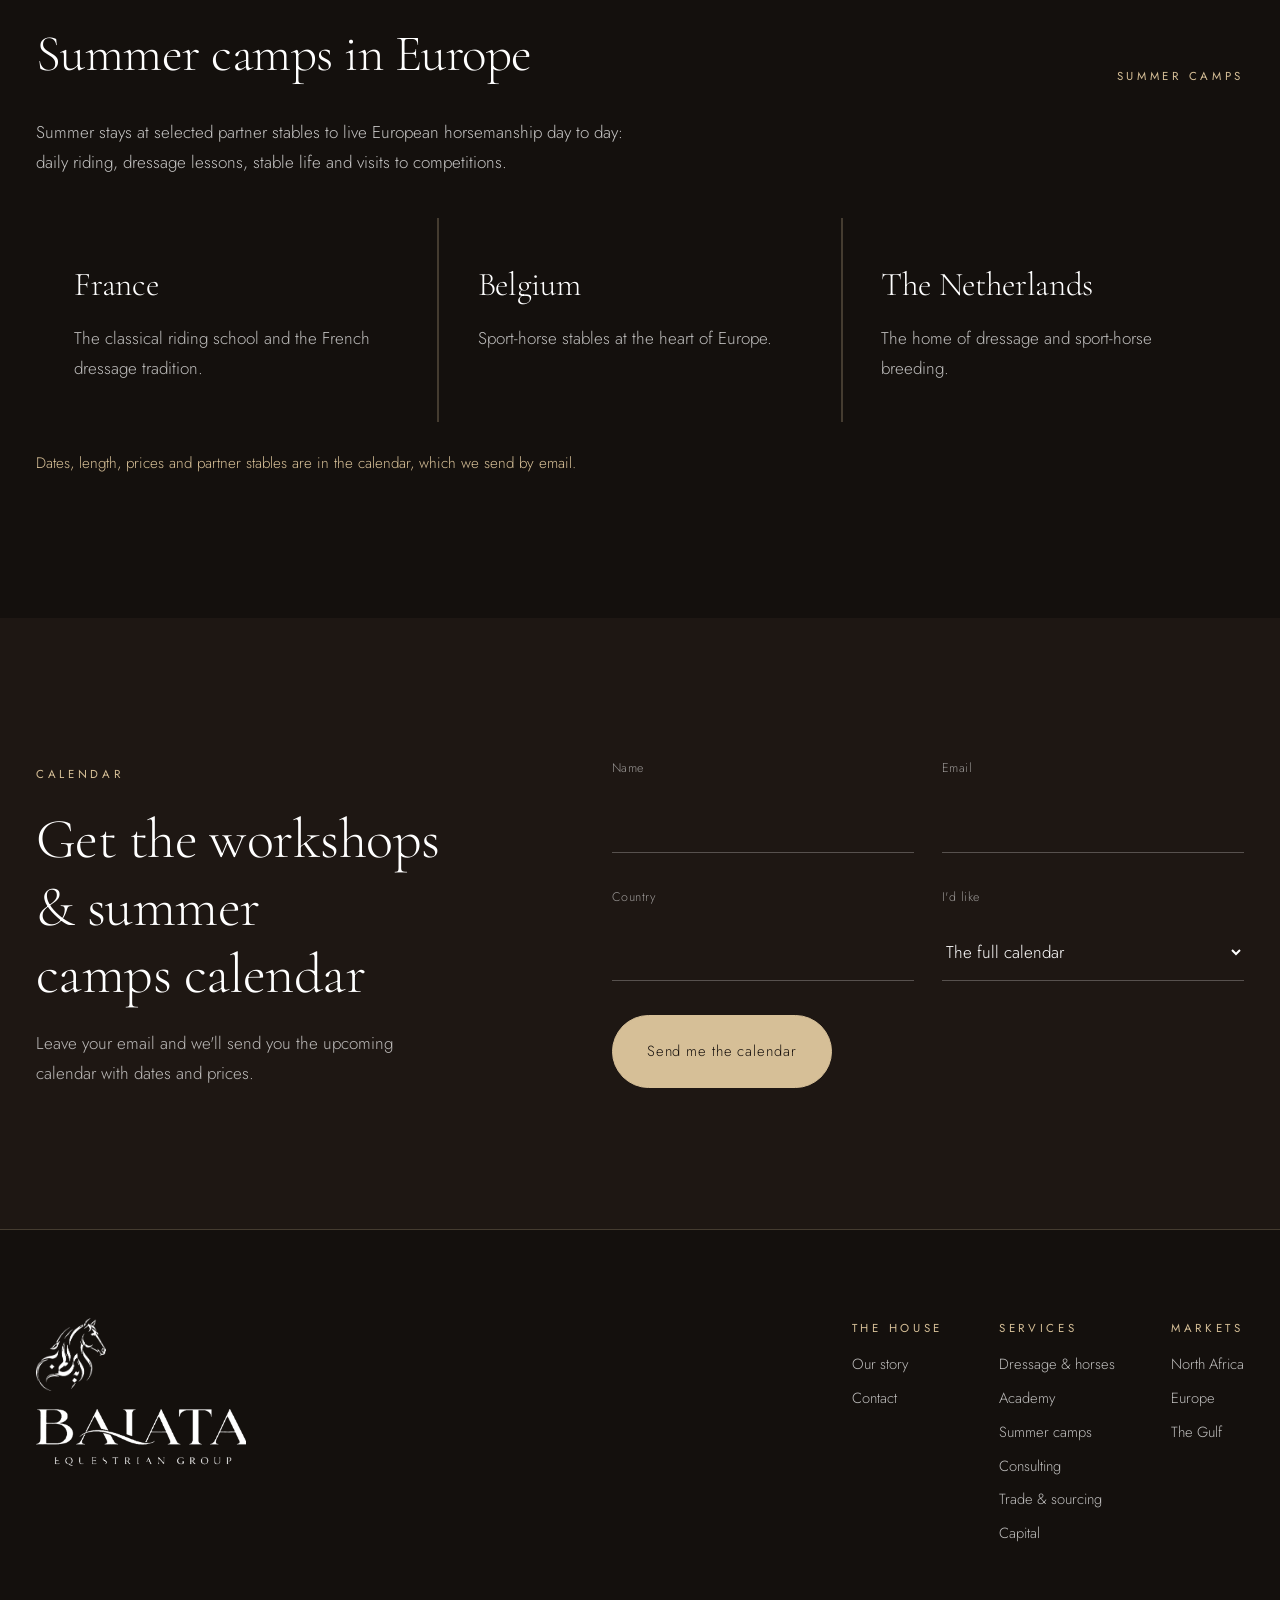
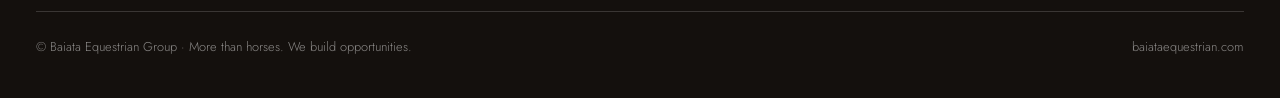
<file: academy.html>
<!doctype html>
<html lang="en" dir="ltr" data-lang="en">
<head>
<meta charset="utf-8">
<meta name="viewport" content="width=device-width, initial-scale=1, viewport-fit=cover">
<title>Baiata Academy</title>
<meta name="claude:viewport-fit-sides" content="cover">
<meta name="description" content="Workshops and mentoring for equestrian professionals, on site and online.">
<link rel="preconnect" href="https://fonts.googleapis.com"><link rel="preconnect" href="https://fonts.gstatic.com" crossorigin><link rel="stylesheet" href="https://fonts.googleapis.com/css2?family=Cormorant+Garamond:ital,wght@0,300;0,400;1,300;1,400&family=Jost:wght@300;400&family=Noto+Kufi+Arabic:wght@200;300;400&family=IBM+Plex+Sans+Arabic:wght@300;400&family=Aref+Ruqaa:wght@400;700&family=Amiri:ital,wght@0,400;0,700;1,400&display=swap">
<link rel="stylesheet" href="css/style.css?v=8">
<meta property="og:title" content="Baiata Academy">
<meta property="og:description" content="Workshops and mentoring for equestrian professionals, on site and online.">

<meta property="og:type" content="website">
<meta property="og:site_name" content="Baiata Equestrian Group">
<meta property="og:image" content="https://baiataequestrian.com/assets/og.jpg?v=2">
<meta property="og:image:secure_url" content="https://baiataequestrian.com/assets/og.jpg?v=2">
<meta property="og:image:type" content="image/jpeg">
<meta property="og:image:width" content="1200">
<meta property="og:image:height" content="630">
<meta property="og:image:alt" content="Baiata Equestrian Group">
<meta name="twitter:card" content="summary_large_image">
<meta name="twitter:image" content="https://baiataequestrian.com/assets/og.jpg?v=2">
<link rel="canonical" href="https://baiataequestrian.com/academy.html">
<link rel="icon" type="image/png" href="assets/favicon.png">
<link rel="apple-touch-icon" href="assets/apple-touch-icon.png">
</head>
<body>
<header class="top" id="top-bar">
  <div class="wrap">
    <div class="bar">
      <a class="home" href="index.html" aria-label="Baiata, home"><img src="assets/mark.png" alt="" width="684" height="712"><span>BAIATA</span></a>
      <nav aria-label="Main"><a href="history.html"><span lang="ar">قصتنا</span><span lang="fr">Notre histoire</span><span lang="en">Our Story</span></a><a href="horses.html"><span lang="ar">الترويض والخيول</span><span lang="fr">Dressage &amp; chevaux</span><span lang="en">Dressage & Horses</span></a><a href="academy.html" aria-current="page"><span lang="ar">الأكاديمية</span><span lang="fr">Académie</span><span lang="en">Academy</span></a><a href="consulting.html"><span lang="ar">الخدمات الاستشارية</span><span lang="fr">Conseil</span><span lang="en">Consulting</span></a><a href="trade.html"><span lang="ar">التجارة والتوريد</span><span lang="fr">Négoce B2B</span><span lang="en">Trade B2B</span></a><a href="capital.html"><span lang="ar">الاستثمار</span><span lang="fr">Investissement</span><span lang="en">Capital</span></a><a href="index.html#contact"><span lang="ar">تواصل معنا</span><span lang="fr">Contact</span><span lang="en">Contact</span></a></nav>
      <div class="lang" role="group" aria-label="Language">
        <button id="btn-ar" type="button" data-set="ar" aria-pressed="false">عربي</button>
        <button id="btn-fr" type="button" data-set="fr" aria-pressed="false">FR</button>
        <button id="btn-en" type="button" data-set="en" aria-pressed="true">EN</button>
      </div>
      <button class="menu-btn" id="menu-btn" type="button" aria-label="Menu" aria-expanded="false"><span></span></button>
    </div>
    <nav class="drawer" aria-label="Mobile"><a href="history.html"><span lang="ar">قصتنا</span><span lang="fr">Notre histoire</span><span lang="en">Our Story</span></a><a href="horses.html"><span lang="ar">الترويض والخيول</span><span lang="fr">Dressage &amp; chevaux</span><span lang="en">Dressage & Horses</span></a><a href="academy.html" aria-current="page"><span lang="ar">الأكاديمية</span><span lang="fr">Académie</span><span lang="en">Academy</span></a><a href="consulting.html"><span lang="ar">الخدمات الاستشارية</span><span lang="fr">Conseil</span><span lang="en">Consulting</span></a><a href="trade.html"><span lang="ar">التجارة والتوريد</span><span lang="fr">Négoce B2B</span><span lang="en">Trade B2B</span></a><a href="capital.html"><span lang="ar">الاستثمار</span><span lang="fr">Investissement</span><span lang="en">Capital</span></a><a href="index.html#contact"><span lang="ar">تواصل معنا</span><span lang="fr">Contact</span><span lang="en">Contact</span></a></nav>
  </div>
</header>
<main>
<section class="photo page-hero">
  <div class="bg"><img src="assets/leather.jpg" alt="" style="object-position:50% 50%" fetchpriority="high"></div>
  <div class="wrap">
    <span class="label">Baiata Academy</span>
    <h1 class="display"><span lang="ar">الأكاديمية: ورش العمل والإرشاد والمعسكرات الصيفية</span><span lang="fr">L'Académie : ateliers, mentorat &amp; stages d'été</span><span lang="en">The Academy: workshops, mentoring &amp; summer camps</span></h1>
    <p><span lang="ar">ننقل خبرة العائلة إلى المختصين وملّاك الخيل والفرسان، حضورياً وعن بُعد، إلى جانب معسكرات صيفية في إسطبلات أوروبية معتمدة.</span><span lang="fr">Transmettre l'expérience de la famille aux professionnels, propriétaires et cavaliers, sur place et en ligne, avec des stages d'été dans des écuries européennes.</span><span lang="en">Passing on the family's experience to professionals, owners and riders, on site and online, plus summer camps at European stables.</span></p>
    <div class="ctas" style="margin-top:28px"><a class="pill fill" href="#calendar"><span lang="ar">احصل على التقويم</span><span lang="fr">Recevoir le calendrier</span><span lang="en">Get the calendar</span></a><a class="pill" href="#summer-camps"><span lang="ar">المعسكرات الصيفية</span><span lang="fr">Stages d'été</span><span lang="en">Summer camps</span></a></div>
  </div>
</section>

<section>
  <div class="wrap">
    <div class="sec-head"><h2 class="display"><span lang="ar">صيغتان بمعيار واحد</span><span lang="fr">Deux formats, une même exigence</span><span lang="en">Two formats, one standard</span></h2><span class="label"><span lang="ar">الصيغ</span><span lang="fr">Formats</span><span lang="en">Formats</span></span></div>
    <div class="duo">
      <article class="reveal"><span class="label">On site</span><h3 class="display"><span lang="ar">حضورياً</span><span lang="fr">Sur place</span><span lang="en">On site</span></h3><p><span lang="ar">ورش عمل في الإسطبلات والأندية، وعلى هامش المعارض والبطولات، بالتنسيق مع شريكنا في تنظيم الفعاليات.</span><span lang="fr">Des ateliers dans les écuries et les clubs, et en marge des salons et concours, organisés avec notre partenaire événementiel.</span><span lang="en">Workshops at stables and clubs, and alongside shows and competitions, organised with our events partner.</span></p><ul><li><span lang="ar">مجموعات محدودة العدد</span><span lang="fr">Petits groupes</span><span lang="en">Small groups</span></li><li><span lang="ar">تطبيق عملي مع الخيل</span><span lang="fr">Pratique avec les chevaux</span><span lang="en">Hands-on work with horses</span></li><li><span lang="ar">لقاءات بين المشترين والموردين</span><span lang="fr">Rencontres acheteurs–fournisseurs</span><span lang="en">Buyer–supplier meetings</span></li></ul></article>
      <article class="reveal"><span class="label">Online</span><h3 class="display"><span lang="ar">عن بُعد</span><span lang="fr">En ligne</span><span lang="en">Online</span></h3><p><span lang="ar">جلسات مباشرة ومسجّلة تتيح المتابعة من أي بلد، باللغات العربية والفرنسية والإنجليزية.</span><span lang="fr">Des sessions en direct et enregistrées, accessibles depuis n'importe quel pays, en arabe, français et anglais.</span><span lang="en">Live and recorded sessions you can follow from any country, in Arabic, French and English.</span></p><ul><li><span lang="ar">جلسات مباشرة</span><span lang="fr">Sessions en direct</span><span lang="en">Live sessions</span></li><li><span lang="ar">نماذج ووثائق تطبيقية</span><span lang="fr">Modèles et documents pratiques</span><span lang="en">Practical templates and documents</span></li><li><span lang="ar">جلسات أسئلة وأجوبة مع الفريق</span><span lang="fr">Questions-réponses avec l'équipe</span><span lang="en">Q&amp;A with the team</span></li></ul></article>
    </div>
  </div>
</section>

<section class="on-dark">
  <div class="wrap">
    <div class="sec-head"><h2 class="display"><span lang="ar">ورش العمل</span><span lang="fr">Ateliers</span><span lang="en">Workshops</span></h2><span class="label">Workshops</span></div>
    <div class="rows" style="--hair:rgba(255,255,255,.16)">
      <div class="row reveal"><div><span class="label" style="color:var(--gold)">Workshop I</span><h3 class="display"><span lang="ar">تأسيس مشروع فروسية مستدام الربحية</span><span lang="fr">Bâtir une entreprise équestre rentable</span><span lang="en">Building a profitable equestrian business</span></h3></div><p class="muted"><span lang="ar">هيكلة التكاليف، والتسعير، والتدفقات النقدية، ونموذج التشغيل، وإدارة المخاطر.</span><span lang="fr">Structure des coûts, tarification, trésorerie, modèle d'exploitation et gestion des risques.</span><span lang="en">Cost structure, pricing, cash flow, operating model and risk.</span></p></div>
      <div class="row reveal"><div><span class="label" style="color:var(--gold)">Workshop II</span><h3 class="display"><span lang="ar">شراء خيول الأداء الرياضي وبيعها</span><span lang="fr">Acheter et vendre des chevaux de sport</span><span lang="en">Buying and selling sport horses</span></h3></div><p class="muted"><span lang="ar">معايير الانتقاء، والفحص البيطري قبل الشراء، وتكاليف الاقتناء، وخطة إعادة البيع.</span><span lang="fr">Critères de sélection, visite vétérinaire d'achat, coûts de détention et stratégie de revente.</span><span lang="en">Selection, veterinary checks, holding costs and resale planning.</span></p></div>
      <div class="row reveal"><div><span class="label" style="color:var(--gold)">Workshop III</span><h3 class="display"><span lang="ar">التجارة الدولية في قطاع الفروسية</span><span lang="fr">Le négoce équestre international</span><span lang="en">International equestrian trade</span></h3></div><p class="muted"><span lang="ar">استقطاب الموردين، وعروض الأسعار، والتفاوض، والخدمات اللوجستية العابرة للحدود.</span><span lang="fr">Recherche de fournisseurs, devis, négociation et logistique internationale.</span><span lang="en">Finding suppliers, quotations, negotiation and cross-border logistics.</span></p></div>
    </div>
  </div>
</section>

<section>
  <div class="wrap lead-block">
    <span class="label">Mentoring</span>
    <div class="body reveal">
      <p class="display"><span lang="ar">إرشاد فردي لمن ينشد التقدم بخطى ثابتة.</span><span lang="fr">Un mentorat individuel pour progresser avec assurance.</span><span lang="en">One-to-one mentoring for those who want to progress with confidence.</span></p>
      <p class="muted"><span lang="ar">موجّه لملّاك الخيل والفرسان ومديري الإسطبلات وأصحاب المشاريع الناشئة. نحدد الأهداف معاً، ثم نعقد لقاءات دورية لمتابعة التقدم واتخاذ القرار.</span><span lang="fr">Pour les propriétaires, cavaliers, gérants d'écurie et porteurs de projet. Nous fixons ensemble les objectifs, puis nous nous retrouvons régulièrement pour suivre les progrès et décider.</span><span lang="en">For horse owners, riders, stable managers and anyone launching a new project. We set goals together, then meet regularly to review progress and take decisions.</span></p>
      <div class="steps" style="margin-top:20px">
        <div class="step"><h3><span lang="ar">جلسة تعارف</span><span lang="fr">Premier rendez-vous</span><span lang="en">First meeting</span></h3><p><span lang="ar">نتعرّف على وضعك وأهدافك.</span><span lang="fr">Nous comprenons votre situation et vos objectifs.</span><span lang="en">We understand your situation and goals.</span></p></div>
        <div class="step"><h3><span lang="ar">خطة مخصصة</span><span lang="fr">Plan personnalisé</span><span lang="en">Personal plan</span></h3><p><span lang="ar">أولويات واضحة ومراحل محددة.</span><span lang="fr">Des priorités claires et des étapes définies.</span><span lang="en">Clear priorities and defined stages.</span></p></div>
        <div class="step"><h3><span lang="ar">لقاءات دورية</span><span lang="fr">Séances régulières</span><span lang="en">Regular sessions</span></h3><p><span lang="ar">حضورياً أو عن بُعد.</span><span lang="fr">Sur place ou en ligne.</span><span lang="en">On site or online.</span></p></div>
        <div class="step"><h3><span lang="ar">التقييم</span><span lang="fr">Bilan</span><span lang="en">Review</span></h3><p><span lang="ar">نقيس النتائج ونحدّث الخطة.</span><span lang="fr">Nous mesurons les résultats et ajustons le plan.</span><span lang="en">We measure results and adjust the plan.</span></p></div>
      </div>
    </div>
  </div>
</section>

<section class="on-dark" id="summer-camps">
  <div class="wrap">
    <div class="sec-head"><h2 class="display"><span lang="ar">معسكرات صيفية في أوروبا</span><span lang="fr">Stages d'été en Europe</span><span lang="en">Summer camps in Europe</span></h2><span class="label">Summer camps</span></div>
    <p class="camp-intro"><span lang="ar">إقامات صيفية في إسطبلات شريكة منتقاة، لمعايشة الفروسية الأوروبية يوماً بيوم: ركوب يومي، ودروس في الترويض، والحياة داخل الإسطبل، وحضور البطولات.</span><span lang="fr">Des séjours d'été dans des écuries partenaires sélectionnées pour vivre l'équitation européenne au quotidien : monte quotidienne, cours de dressage, vie d'écurie et visites de concours.</span><span lang="en">Summer stays at selected partner stables to live European horsemanship day to day: daily riding, dressage lessons, stable life and visits to competitions.</span></p>
    <div class="camps">
      <article class="camp reveal"><h3 class="display"><span lang="ar">فرنسا</span><span lang="fr">France</span><span lang="en">France</span></h3><p><span lang="ar">موطن مدرسة الفروسية الكلاسيكية وتقاليد الترويض الفرنسي.</span><span lang="fr">L'école d'équitation classique et la tradition du dressage français.</span><span lang="en">The classical riding school and the French dressage tradition.</span></p></article>
      <article class="camp reveal"><h3 class="display"><span lang="ar">بلجيكا</span><span lang="fr">Belgique</span><span lang="en">Belgium</span></h3><p><span lang="ar">إسطبلات خيول الأداء الرياضي في قلب أوروبا.</span><span lang="fr">Des écuries de chevaux de sport au cœur de l'Europe.</span><span lang="en">Sport-horse stables at the heart of Europe.</span></p></article>
      <article class="camp reveal"><h3 class="display"><span lang="ar">هولندا</span><span lang="fr">Pays-Bas</span><span lang="en">The Netherlands</span></h3><p><span lang="ar">موطن الترويض وتربية خيول الأداء الرياضي.</span><span lang="fr">Le pays du dressage et de l'élevage de chevaux de sport.</span><span lang="en">The home of dressage and sport-horse breeding.</span></p></article>
    </div>
    <p class="camp-note"><span lang="ar">المواعيد والمدة والرسوم والإسطبلات الشريكة مفصّلة في التقويم، ونرسله إليكم عبر البريد الإلكتروني.</span><span lang="fr">Dates, durée, tarifs et écuries partenaires figurent dans le calendrier, envoyé par e-mail.</span><span lang="en">Dates, length, prices and partner stables are in the calendar, which we send by email.</span></p>
  </div>
</section>

<section class="enquire dark" id="calendar">
  <div class="wrap grid">
    <div>
      <span class="label"><span lang="ar">التقويم</span><span lang="fr">Calendrier</span><span lang="en">Calendar</span></span>
      <h2 class="display"><span lang="ar">احصل على تقويم ورش العمل والمعسكرات الصيفية</span><span lang="fr">Recevez le calendrier des ateliers et stages d'été</span><span lang="en">Get the workshops &amp; summer camps calendar</span></h2>
      <p class="intro-t"><span lang="ar">سجّل بريدك الإلكتروني ليصلك التقويم القادم متضمناً المواعيد والرسوم.</span><span lang="fr">Laissez votre e-mail et nous vous enverrons le prochain calendrier, avec dates et tarifs.</span><span lang="en">Leave your email and we'll send you the upcoming calendar with dates and prices.</span></p>
    </div>
    <form class="js-send" data-subject="Baiata website: calendar request">
      <div class="f"><label for="c-name"><span lang="ar">الاسم</span><span lang="fr">Nom</span><span lang="en">Name</span></label><input id="c-name" name="name" autocomplete="name" required></div>
      <div class="f"><label for="c-email"><span lang="ar">البريد الإلكتروني</span><span lang="fr">E-mail</span><span lang="en">Email</span></label><input id="c-email" name="email" type="email" autocomplete="email" required></div>
      <div class="f"><label for="c-country"><span lang="ar">الدولة</span><span lang="fr">Pays</span><span lang="en">Country</span></label><input id="c-country" name="country" autocomplete="country-name"></div>
      <div class="f"><label for="c-want"><span lang="ar">أرغب في</span><span lang="fr">Je souhaite</span><span lang="en">I'd like</span></label>
        <select id="c-want" name="interest">
          <option data-ar="التقويم الكامل" data-fr="Le calendrier complet" data-en="The full calendar">التقويم الكامل</option>
          <option data-ar="تقويم ورش العمل" data-fr="Le calendrier des ateliers" data-en="Workshops calendar">تقويم ورش العمل</option>
          <option data-ar="معسكرات صيفية في أوروبا" data-fr="Stages d'été en Europe" data-en="Summer camps in Europe">معسكرات صيفية في أوروبا</option>
        </select>
      </div>
      <button class="send" type="submit"><span lang="ar">أرسلوا لي التقويم</span><span lang="fr">Recevoir le calendrier</span><span lang="en">Send me the calendar</span></button>
      <p class="note js-note" hidden></p>
    </form>
  </div>
</section>
</main>
<footer>
  <div class="wrap">
    <div class="grid">
      <a class="brand" href="index.html" aria-label="Baiata, home"><img class="m" src="assets/mark.png" alt="" width="684" height="712"><img class="w" src="assets/wordmark.png" alt="Baiata Equestrian Group" width="1306" height="352"></a>
      <div class="cols">
        <div><span class="label"><span lang="ar">الدار</span><span lang="fr">La Maison</span><span lang="en">The House</span></span><a href="history.html"><span lang="ar">قصتنا</span><span lang="fr">Notre histoire</span><span lang="en">Our story</span></a><a href="index.html#contact"><span lang="ar">تواصل معنا</span><span lang="fr">Contact</span><span lang="en">Contact</span></a></div>
        <div><span class="label"><span lang="ar">خدماتنا</span><span lang="fr">Services</span><span lang="en">Services</span></span><a href="horses.html"><span lang="ar">الترويض والخيول</span><span lang="fr">Dressage &amp; chevaux</span><span lang="en">Dressage &amp; horses</span></a><a href="academy.html"><span lang="ar">الأكاديمية</span><span lang="fr">Académie</span><span lang="en">Academy</span></a><a href="academy.html#summer-camps"><span lang="ar">المعسكرات الصيفية</span><span lang="fr">Stages d'été</span><span lang="en">Summer camps</span></a><a href="consulting.html"><span lang="ar">الخدمات الاستشارية</span><span lang="fr">Conseil</span><span lang="en">Consulting</span></a><a href="trade.html"><span lang="ar">التجارة والتوريد</span><span lang="fr">Négoce &amp; approvisionnement</span><span lang="en">Trade &amp; sourcing</span></a><a href="capital.html"><span lang="ar">الاستثمار</span><span lang="fr">Investissement</span><span lang="en">Capital</span></a></div>
        <div><span class="label"><span lang="ar">الأسواق</span><span lang="fr">Marchés</span><span lang="en">Markets</span></span><span style="color:rgba(255,255,255,.72)"><span lang="ar">شمال أفريقيا</span><span lang="fr">Afrique du Nord</span><span lang="en">North Africa</span></span><span style="color:rgba(255,255,255,.72)"><span lang="ar">أوروبا</span><span lang="fr">Europe</span><span lang="en">Europe</span></span><span style="color:rgba(255,255,255,.72)"><span lang="ar">الخليج العربي</span><span lang="fr">Le Golfe</span><span lang="en">The Gulf</span></span></div>
      </div>
    </div>
    <div class="base"><small>© Baiata Equestrian Group · <span lang="en">More than horses. We build opportunities.</span><span lang="fr">Plus que des chevaux. Nous créons des opportunités.</span><span lang="ar">أكثر من خيل.. نصنع الفرص.</span></small><small>baiataequestrian.com</small></div>
  </div>
</footer>
<script src="js/main.js?v=8"></script>
</body>
</html>
</file>
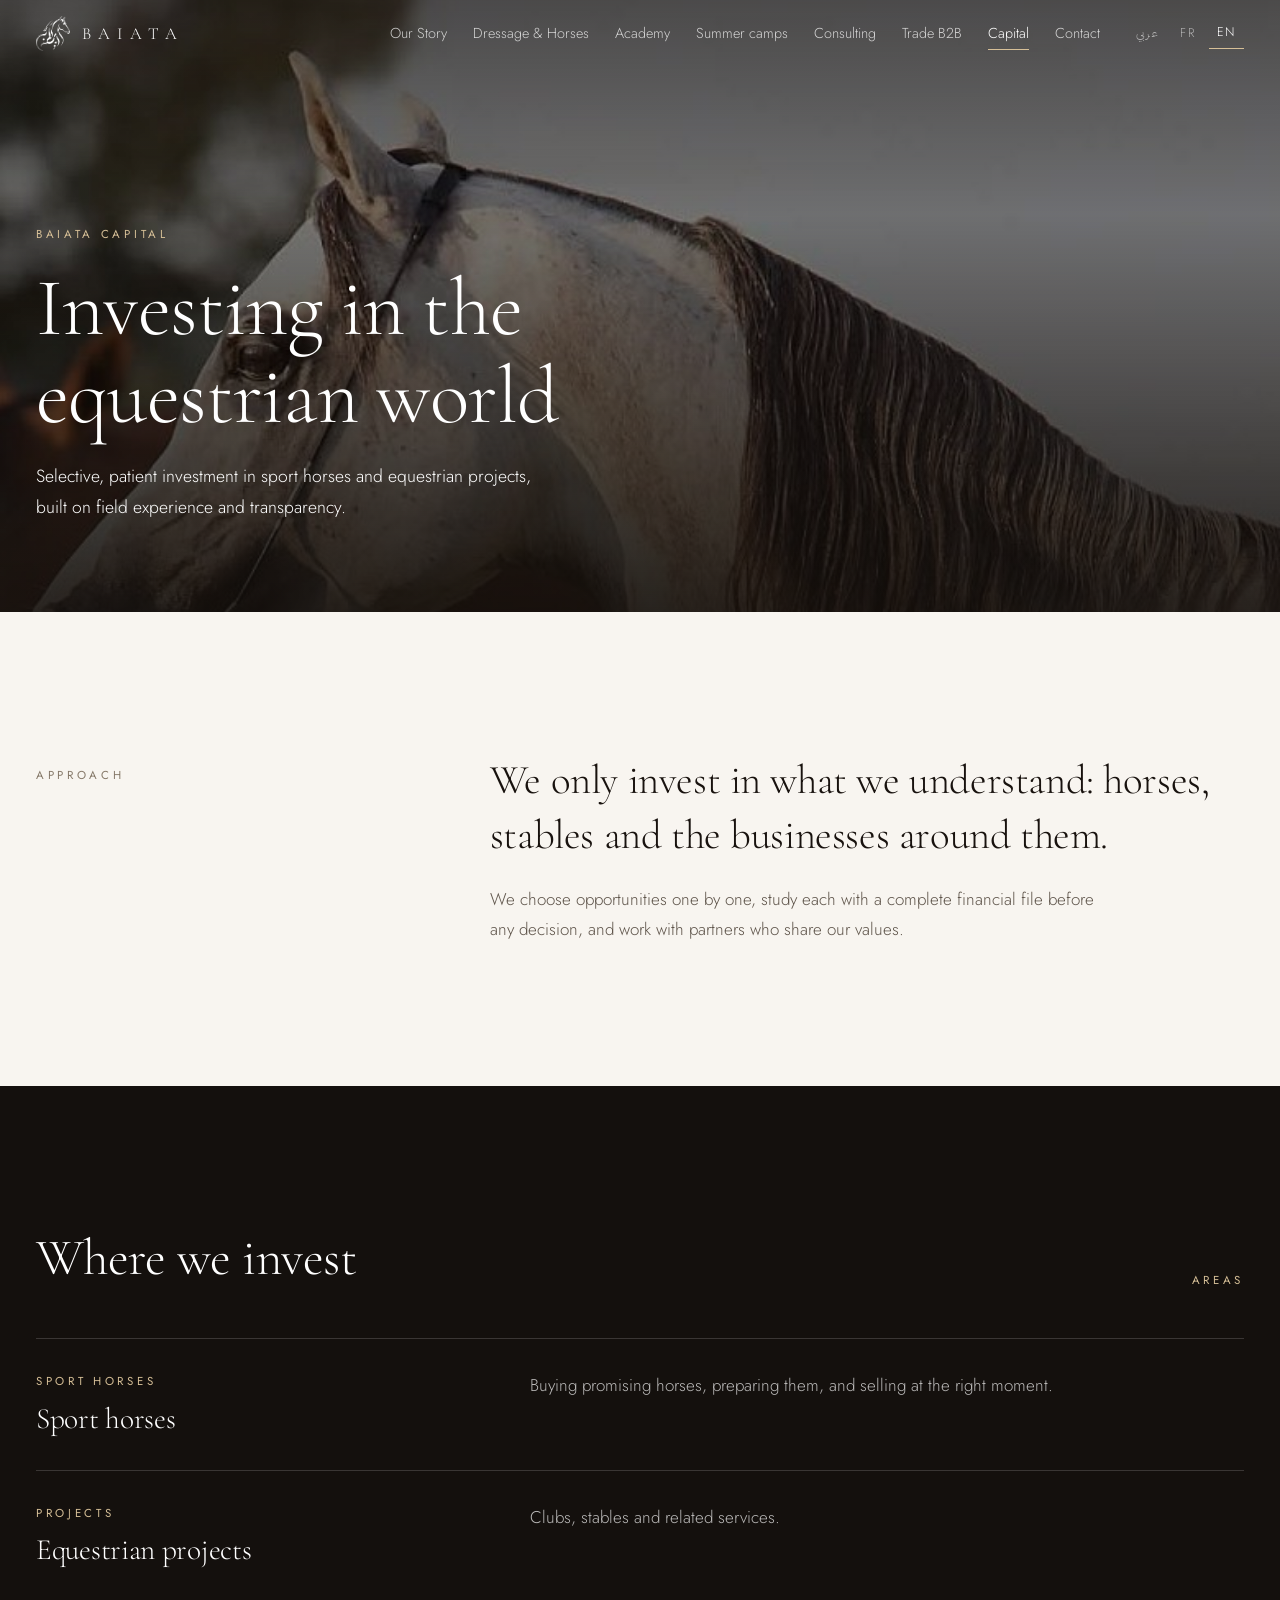
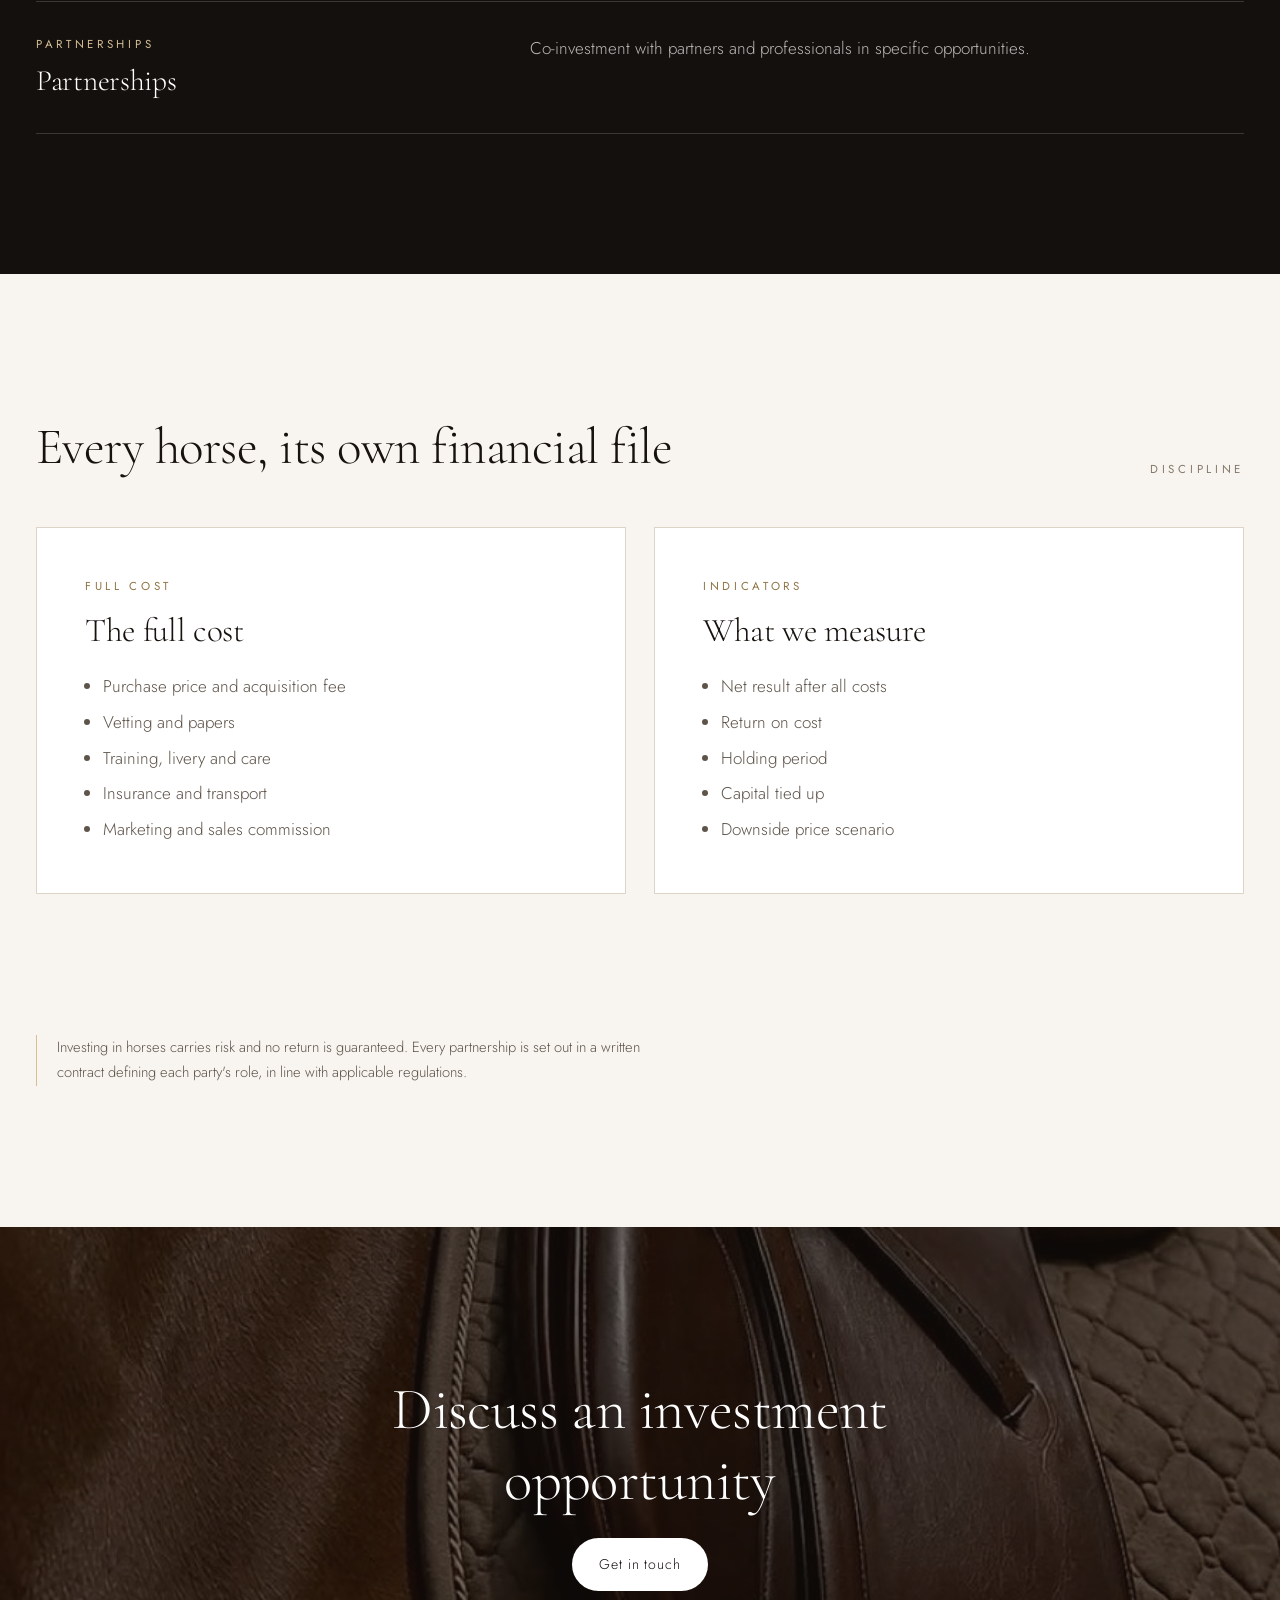
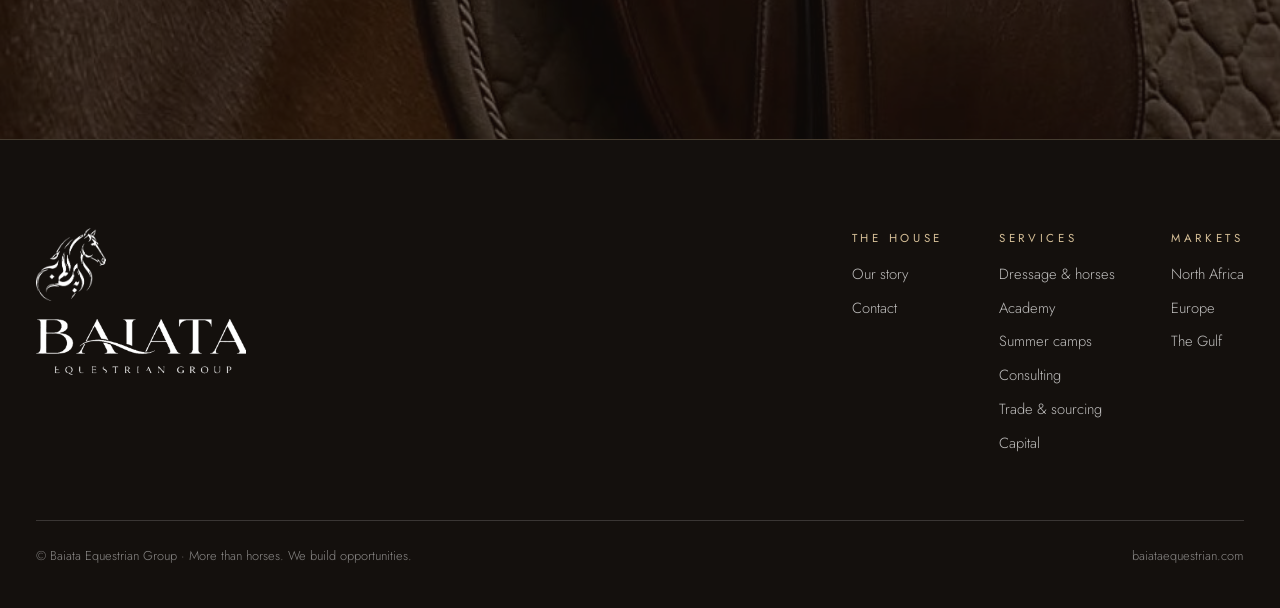
<file: capital.html>
<!doctype html>
<html lang="en" dir="ltr" data-lang="en">
<head>
<meta charset="utf-8">
<meta name="viewport" content="width=device-width, initial-scale=1, viewport-fit=cover">
<title>Baiata Capital</title>
<meta name="claude:viewport-fit-sides" content="cover">
<meta name="description" content="Selective investment in sport horses and equestrian projects.">
<link rel="preconnect" href="https://fonts.googleapis.com"><link rel="preconnect" href="https://fonts.gstatic.com" crossorigin><link rel="stylesheet" href="https://fonts.googleapis.com/css2?family=Cormorant+Garamond:ital,wght@0,300;0,400;1,300;1,400&family=Jost:wght@300;400&family=Noto+Kufi+Arabic:wght@200;300;400&family=IBM+Plex+Sans+Arabic:wght@300;400&family=Aref+Ruqaa:wght@400;700&family=Amiri:ital,wght@0,400;0,700;1,400&display=swap">
<link rel="stylesheet" href="css/style.css?v=8">
<meta property="og:title" content="Baiata Capital">
<meta property="og:description" content="Selective investment in sport horses and equestrian projects.">

<meta property="og:type" content="website">
<meta property="og:site_name" content="Baiata Equestrian Group">
<meta property="og:image" content="https://baiataequestrian.com/assets/og.jpg?v=2">
<meta property="og:image:secure_url" content="https://baiataequestrian.com/assets/og.jpg?v=2">
<meta property="og:image:type" content="image/jpeg">
<meta property="og:image:width" content="1200">
<meta property="og:image:height" content="630">
<meta property="og:image:alt" content="Baiata Equestrian Group">
<meta name="twitter:card" content="summary_large_image">
<meta name="twitter:image" content="https://baiataequestrian.com/assets/og.jpg?v=2">
<link rel="canonical" href="https://baiataequestrian.com/capital.html">
<link rel="icon" type="image/png" href="assets/favicon.png">
<link rel="apple-touch-icon" href="assets/apple-touch-icon.png">
</head>
<body>
<header class="top" id="top-bar">
  <div class="wrap">
    <div class="bar">
      <a class="home" href="index.html" aria-label="Baiata, home"><img src="assets/mark.png" alt="" width="684" height="712"><span>BAIATA</span></a>
      <nav aria-label="Main"><a href="history.html"><span lang="ar">قصتنا</span><span lang="fr">Notre histoire</span><span lang="en">Our Story</span></a><a href="horses.html"><span lang="ar">الترويض والخيول</span><span lang="fr">Dressage &amp; chevaux</span><span lang="en">Dressage & Horses</span></a><a href="academy.html"><span lang="ar">الأكاديمية</span><span lang="fr">Académie</span><span lang="en">Academy</span></a><a href="academy.html#summer-camps"><span lang="ar">المعسكرات الصيفية</span><span lang="fr">Stages d'été</span><span lang="en">Summer camps</span></a><a href="consulting.html"><span lang="ar">الخدمات الاستشارية</span><span lang="fr">Conseil</span><span lang="en">Consulting</span></a><a href="trade.html"><span lang="ar">التجارة والتوريد</span><span lang="fr">Négoce B2B</span><span lang="en">Trade B2B</span></a><a href="capital.html" aria-current="page"><span lang="ar">الاستثمار</span><span lang="fr">Investissement</span><span lang="en">Capital</span></a><a href="index.html#contact"><span lang="ar">تواصل معنا</span><span lang="fr">Contact</span><span lang="en">Contact</span></a></nav>
      <div class="lang" role="group" aria-label="Language">
        <button id="btn-ar" type="button" data-set="ar" aria-pressed="false">عربي</button>
        <button id="btn-fr" type="button" data-set="fr" aria-pressed="false">FR</button>
        <button id="btn-en" type="button" data-set="en" aria-pressed="true">EN</button>
      </div>
      <button class="menu-btn" id="menu-btn" type="button" aria-label="Menu" aria-expanded="false"><span></span></button>
    </div>
    <nav class="drawer" aria-label="Mobile"><a href="history.html"><span lang="ar">قصتنا</span><span lang="fr">Notre histoire</span><span lang="en">Our Story</span></a><a href="horses.html"><span lang="ar">الترويض والخيول</span><span lang="fr">Dressage &amp; chevaux</span><span lang="en">Dressage & Horses</span></a><a href="academy.html"><span lang="ar">الأكاديمية</span><span lang="fr">Académie</span><span lang="en">Academy</span></a><a href="academy.html#summer-camps"><span lang="ar">المعسكرات الصيفية</span><span lang="fr">Stages d'été</span><span lang="en">Summer camps</span></a><a href="consulting.html"><span lang="ar">الخدمات الاستشارية</span><span lang="fr">Conseil</span><span lang="en">Consulting</span></a><a href="trade.html"><span lang="ar">التجارة والتوريد</span><span lang="fr">Négoce B2B</span><span lang="en">Trade B2B</span></a><a href="capital.html" aria-current="page"><span lang="ar">الاستثمار</span><span lang="fr">Investissement</span><span lang="en">Capital</span></a><a href="index.html#contact"><span lang="ar">تواصل معنا</span><span lang="fr">Contact</span><span lang="en">Contact</span></a></nav>
  </div>
</header>
<main>
<section class="photo page-hero">
  <div class="bg"><img src="assets/h1.jpg" alt="" style="object-position:60% 40%" fetchpriority="high"></div>
  <div class="wrap">
    <span class="label">Baiata Capital</span>
    <h1 class="display"><span lang="ar">الاستثمار في قطاع الفروسية</span><span lang="fr">Investir dans le monde équestre</span><span lang="en">Investing in the equestrian world</span></h1>
    <p><span lang="ar">استثمار انتقائي طويل النفَس في خيول الأداء الرياضي ومشاريع الفروسية، يقوم على الخبرة الميدانية والشفافية.</span><span lang="fr">Un investissement sélectif et patient dans les chevaux de sport et les projets équestres, fondé sur l'expérience du terrain et la transparence.</span><span lang="en">Selective, patient investment in sport horses and equestrian projects, built on field experience and transparency.</span></p>
  </div>
</section>

<section>
  <div class="wrap lead-block">
    <span class="label"><span lang="ar">نهجنا</span><span lang="fr">Approche</span><span lang="en">Approach</span></span>
    <div class="body reveal">
      <p class="display"><span lang="ar">لا نستثمر إلا فيما نُتقنه: الخيل، والإسطبلات، والأنشطة المرتبطة بها.</span><span lang="fr">Nous n'investissons que dans ce que nous connaissons : les chevaux, les écuries et les activités qui les entourent.</span><span lang="en">We only invest in what we understand: horses, stables and the businesses around them.</span></p>
      <p class="muted"><span lang="ar">ننتقي الفرص بعناية، وندرس كل فرصة بملف مالي متكامل قبل اتخاذ أي قرار، ونعمل مع شركاء يشاركوننا القيم ذاتها.</span><span lang="fr">Nous choisissons les opportunités une à une, étudions chacune avec un dossier financier complet avant toute décision, et travaillons avec des partenaires qui partagent nos valeurs.</span><span lang="en">We choose opportunities one by one, study each with a complete financial file before any decision, and work with partners who share our values.</span></p>
    </div>
  </div>
</section>

<section class="on-dark">
  <div class="wrap">
    <div class="sec-head"><h2 class="display"><span lang="ar">مجالات الاستثمار</span><span lang="fr">Où nous investissons</span><span lang="en">Where we invest</span></h2><span class="label"><span lang="ar">المجالات</span><span lang="fr">Domaines</span><span lang="en">Areas</span></span></div>
    <div class="rows" style="--hair:rgba(255,255,255,.16)">
      <div class="row reveal"><div><span class="label" style="color:var(--gold)">Sport horses</span><h3 class="display"><span lang="ar">خيول الأداء الرياضي</span><span lang="fr">Chevaux de sport</span><span lang="en">Sport horses</span></h3></div><p class="muted"><span lang="ar">اقتناء خيول واعدة، وإعدادها، ثم بيعها في التوقيت الأمثل.</span><span lang="fr">Acheter des chevaux prometteurs, les préparer et les vendre au bon moment.</span><span lang="en">Buying promising horses, preparing them, and selling at the right moment.</span></p></div>
      <div class="row reveal"><div><span class="label" style="color:var(--gold)">Projects</span><h3 class="display"><span lang="ar">مشاريع الفروسية</span><span lang="fr">Projets équestres</span><span lang="en">Equestrian projects</span></h3></div><p class="muted"><span lang="ar">الأندية والإسطبلات والخدمات المرتبطة بالقطاع.</span><span lang="fr">Clubs, écuries et services associés.</span><span lang="en">Clubs, stables and related services.</span></p></div>
      <div class="row reveal"><div><span class="label" style="color:var(--gold)">Partnerships</span><h3 class="display"><span lang="ar">الشراكات</span><span lang="fr">Partenariats</span><span lang="en">Partnerships</span></h3></div><p class="muted"><span lang="ar">استثمار مشترك مع شركاء ومختصين في فرص محددة.</span><span lang="fr">Co-investissement avec des partenaires et des professionnels sur des opportunités précises.</span><span lang="en">Co-investment with partners and professionals in specific opportunities.</span></p></div>
    </div>
  </div>
</section>

<section>
  <div class="wrap">
    <div class="sec-head"><h2 class="display"><span lang="ar">لكل جواد ملف مالي مستقل</span><span lang="fr">À chaque cheval, son dossier financier</span><span lang="en">Every horse, its own financial file</span></h2><span class="label"><span lang="ar">الانضباط</span><span lang="fr">Rigueur</span><span lang="en">Discipline</span></span></div>
    <div class="duo">
      <article class="reveal"><span class="label">Full cost</span><h3 class="display"><span lang="ar">التكلفة الإجمالية</span><span lang="fr">Le coût complet</span><span lang="en">The full cost</span></h3><ul><li><span lang="ar">سعر الشراء وعمولة الاقتناء</span><span lang="fr">Prix d'achat et frais d'acquisition</span><span lang="en">Purchase price and acquisition fee</span></li><li><span lang="ar">الفحص البيطري والوثائق الرسمية</span><span lang="fr">Visite vétérinaire et papiers</span><span lang="en">Vetting and papers</span></li><li><span lang="ar">التدريب والإيواء والرعاية</span><span lang="fr">Travail, pension et soins</span><span lang="en">Training, livery and care</span></li><li><span lang="ar">التأمين والنقل</span><span lang="fr">Assurance et transport</span><span lang="en">Insurance and transport</span></li><li><span lang="ar">التسويق وعمولة البيع</span><span lang="fr">Marketing et commission de vente</span><span lang="en">Marketing and sales commission</span></li></ul></article>
      <article class="reveal"><span class="label">Indicators</span><h3 class="display"><span lang="ar">مؤشرات الأداء</span><span lang="fr">Ce que nous mesurons</span><span lang="en">What we measure</span></h3><ul><li><span lang="ar">صافي العائد بعد احتساب جميع التكاليف</span><span lang="fr">Résultat net après tous les coûts</span><span lang="en">Net result after all costs</span></li><li><span lang="ar">العائد على التكلفة</span><span lang="fr">Rendement sur coût</span><span lang="en">Return on cost</span></li><li><span lang="ar">مدة الاحتفاظ بالجواد</span><span lang="fr">Durée de détention</span><span lang="en">Holding period</span></li><li><span lang="ar">رأس المال المستثمر</span><span lang="fr">Capital immobilisé</span><span lang="en">Capital tied up</span></li><li><span lang="ar">سيناريو انخفاض السعر</span><span lang="fr">Scénario de prix défavorable</span><span lang="en">Downside price scenario</span></li></ul></article>
    </div>
  </div>
</section>

<section style="padding-top:0">
  <div class="wrap">
    <p class="notice"><span lang="ar">ينطوي الاستثمار في الخيل على مخاطر، ولا يُضمن أي عائد. وتُوثَّق كل شراكة بعقد مكتوب يحدد التزامات كل طرف، وفق الأنظمة المعمول بها.</span><span lang="fr">Investir dans les chevaux comporte des risques et aucun rendement n'est garanti. Chaque partenariat fait l'objet d'un contrat écrit précisant le rôle de chacun, conformément à la réglementation applicable.</span><span lang="en">Investing in horses carries risk and no return is guaranteed. Every partnership is set out in a written contract defining each party's role, in line with applicable regulations.</span></p>
  </div>
</section>

<section class="photo cta-band parallax">
  <div class="bg"><img src="assets/h2.jpg" alt=""></div>
  <div class="wrap">
    <h2 class="display"><span lang="ar">ناقش معنا فرصة استثمارية</span><span lang="fr">Parlons d'une opportunité d'investissement</span><span lang="en">Discuss an investment opportunity</span></h2>
    <a class="pill fill" href="index.html#contact"><span lang="ar">تواصل معنا</span><span lang="fr">Nous contacter</span><span lang="en">Get in touch</span></a>
  </div>
</section>
</main>
<footer>
  <div class="wrap">
    <div class="grid">
      <a class="brand" href="index.html" aria-label="Baiata, home"><img class="m" src="assets/mark.png" alt="" width="684" height="712"><img class="w" src="assets/wordmark.png" alt="Baiata Equestrian Group" width="1306" height="352"></a>
      <div class="cols">
        <div><span class="label"><span lang="ar">الدار</span><span lang="fr">La Maison</span><span lang="en">The House</span></span><a href="history.html"><span lang="ar">قصتنا</span><span lang="fr">Notre histoire</span><span lang="en">Our story</span></a><a href="index.html#contact"><span lang="ar">تواصل معنا</span><span lang="fr">Contact</span><span lang="en">Contact</span></a></div>
        <div><span class="label"><span lang="ar">خدماتنا</span><span lang="fr">Services</span><span lang="en">Services</span></span><a href="horses.html"><span lang="ar">الترويض والخيول</span><span lang="fr">Dressage &amp; chevaux</span><span lang="en">Dressage &amp; horses</span></a><a href="academy.html"><span lang="ar">الأكاديمية</span><span lang="fr">Académie</span><span lang="en">Academy</span></a><a href="academy.html#summer-camps"><span lang="ar">المعسكرات الصيفية</span><span lang="fr">Stages d'été</span><span lang="en">Summer camps</span></a><a href="consulting.html"><span lang="ar">الخدمات الاستشارية</span><span lang="fr">Conseil</span><span lang="en">Consulting</span></a><a href="trade.html"><span lang="ar">التجارة والتوريد</span><span lang="fr">Négoce &amp; approvisionnement</span><span lang="en">Trade &amp; sourcing</span></a><a href="capital.html"><span lang="ar">الاستثمار</span><span lang="fr">Investissement</span><span lang="en">Capital</span></a></div>
        <div><span class="label"><span lang="ar">الأسواق</span><span lang="fr">Marchés</span><span lang="en">Markets</span></span><span style="color:rgba(255,255,255,.72)"><span lang="ar">شمال أفريقيا</span><span lang="fr">Afrique du Nord</span><span lang="en">North Africa</span></span><span style="color:rgba(255,255,255,.72)"><span lang="ar">أوروبا</span><span lang="fr">Europe</span><span lang="en">Europe</span></span><span style="color:rgba(255,255,255,.72)"><span lang="ar">الخليج العربي</span><span lang="fr">Le Golfe</span><span lang="en">The Gulf</span></span></div>
      </div>
    </div>
    <div class="base"><small>© Baiata Equestrian Group · <span lang="en">More than horses. We build opportunities.</span><span lang="fr">Plus que des chevaux. Nous créons des opportunités.</span><span lang="ar">أكثر من خيل.. نصنع الفرص.</span></small><small>baiataequestrian.com</small></div>
  </div>
</footer>
<script src="js/main.js?v=8"></script>
</body>
</html>
</file>
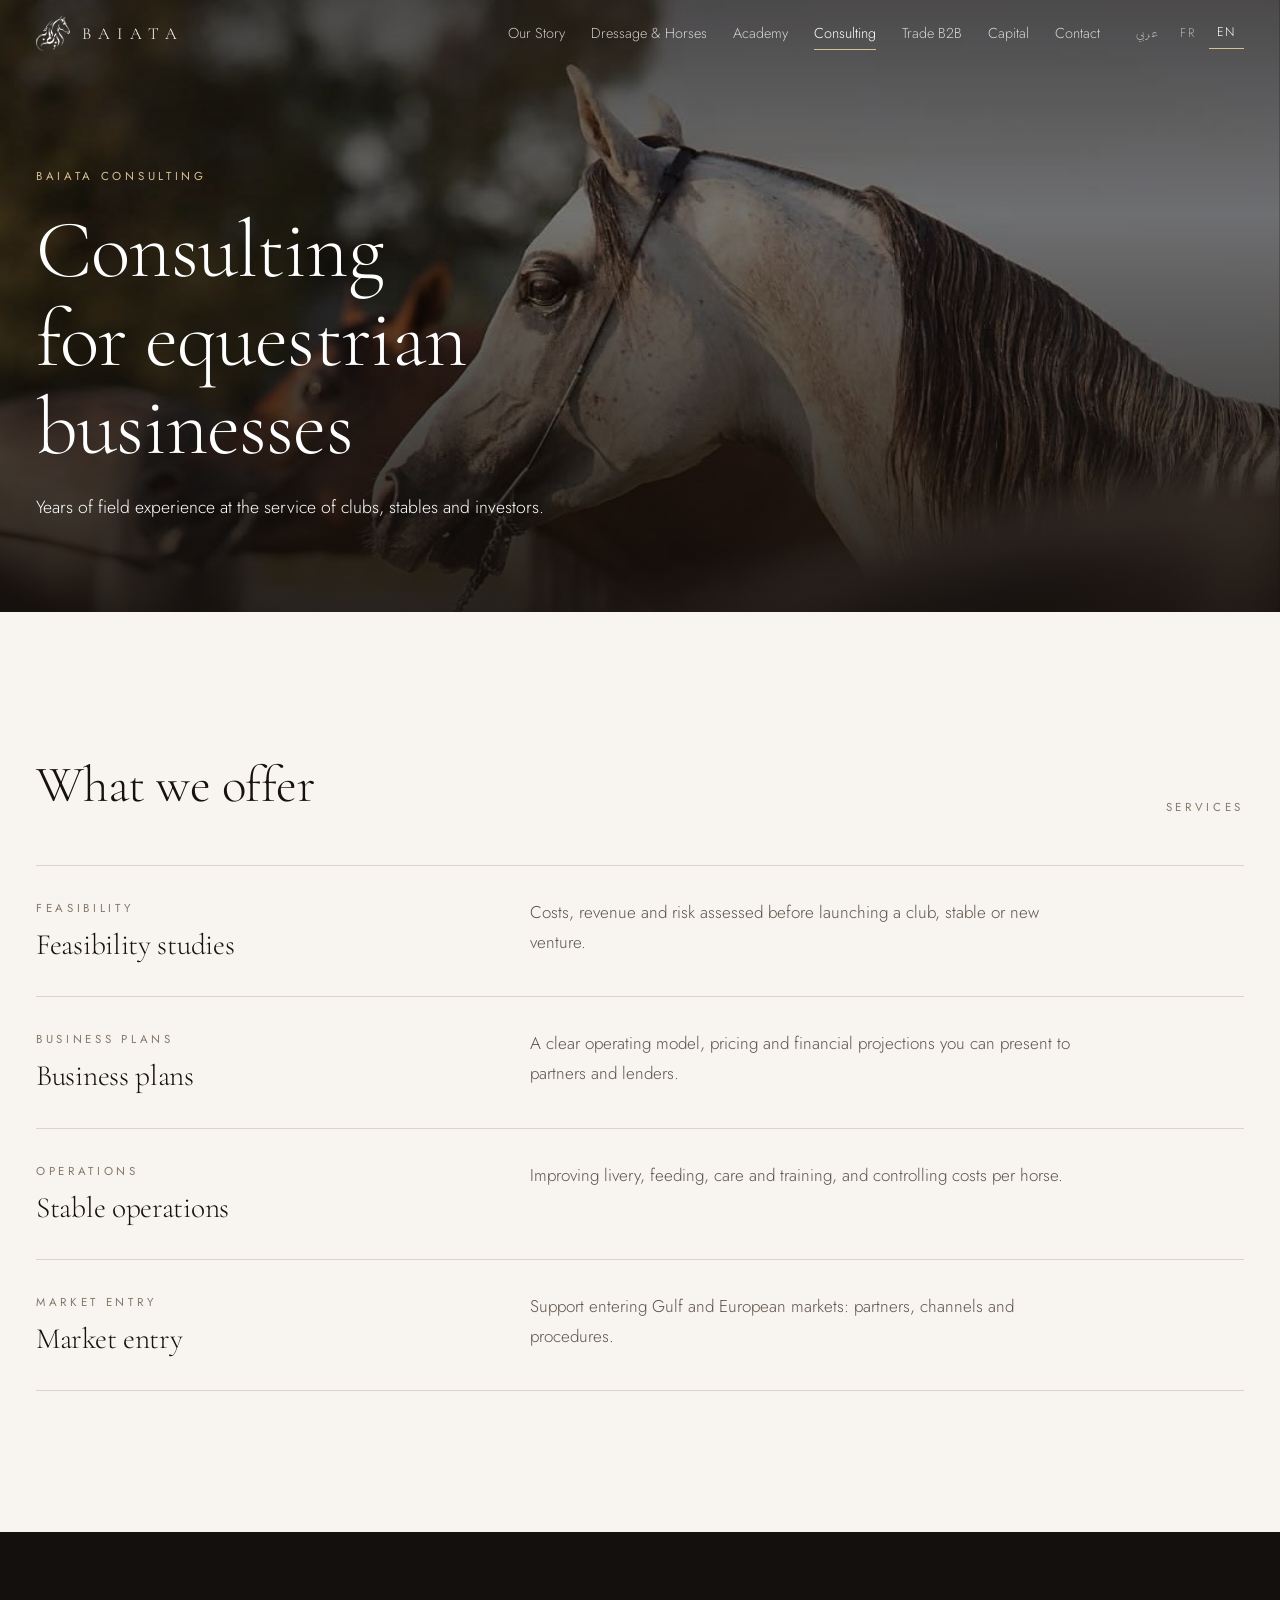
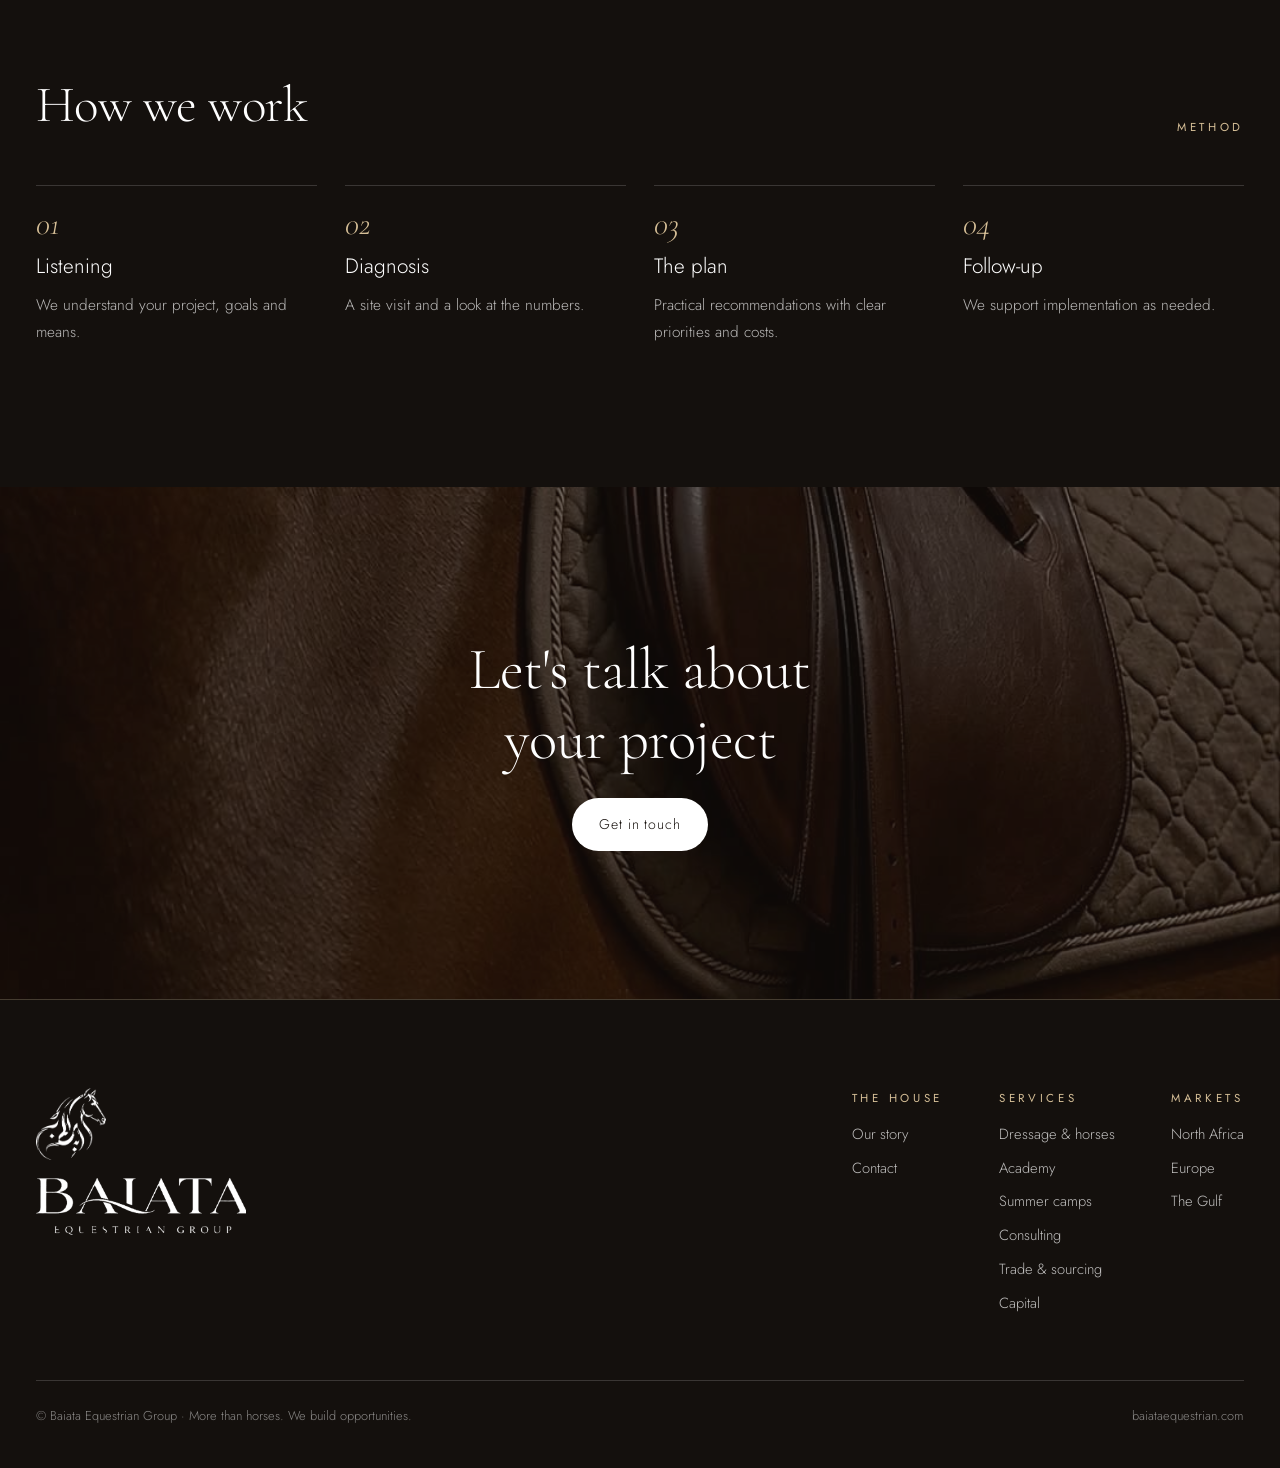
<file: consulting.html>
<!doctype html>
<html lang="en" dir="ltr" data-lang="en">
<head>
<meta charset="utf-8">
<meta name="viewport" content="width=device-width, initial-scale=1, viewport-fit=cover">
<title>Baiata Consulting</title>
<meta name="claude:viewport-fit-sides" content="cover">
<meta name="description" content="Consulting for clubs, stables and equestrian investors.">
<link rel="preconnect" href="https://fonts.googleapis.com"><link rel="preconnect" href="https://fonts.gstatic.com" crossorigin><link rel="stylesheet" href="https://fonts.googleapis.com/css2?family=Cormorant+Garamond:ital,wght@0,300;0,400;1,300;1,400&family=Jost:wght@300;400&family=Noto+Kufi+Arabic:wght@200;300;400&family=IBM+Plex+Sans+Arabic:wght@300;400&family=Aref+Ruqaa:wght@400;700&family=Amiri:ital,wght@0,400;0,700;1,400&display=swap">
<link rel="stylesheet" href="css/style.css?v=8">
<meta property="og:title" content="Baiata Consulting">
<meta property="og:description" content="Consulting for clubs, stables and equestrian investors.">

<meta property="og:type" content="website">
<meta property="og:site_name" content="Baiata Equestrian Group">
<meta property="og:image" content="https://baiataequestrian.com/assets/og.jpg?v=2">
<meta property="og:image:secure_url" content="https://baiataequestrian.com/assets/og.jpg?v=2">
<meta property="og:image:type" content="image/jpeg">
<meta property="og:image:width" content="1200">
<meta property="og:image:height" content="630">
<meta property="og:image:alt" content="Baiata Equestrian Group">
<meta name="twitter:card" content="summary_large_image">
<meta name="twitter:image" content="https://baiataequestrian.com/assets/og.jpg?v=2">
<link rel="canonical" href="https://baiataequestrian.com/consulting.html">
<link rel="icon" type="image/png" href="assets/favicon.png">
<link rel="apple-touch-icon" href="assets/apple-touch-icon.png">
</head>
<body>
<header class="top" id="top-bar">
  <div class="wrap">
    <div class="bar">
      <a class="home" href="index.html" aria-label="Baiata, home"><img src="assets/mark.png" alt="" width="684" height="712"><span>BAIATA</span></a>
      <nav aria-label="Main"><a href="history.html"><span lang="ar">قصتنا</span><span lang="fr">Notre histoire</span><span lang="en">Our Story</span></a><a href="horses.html"><span lang="ar">الترويض والخيول</span><span lang="fr">Dressage &amp; chevaux</span><span lang="en">Dressage & Horses</span></a><a href="academy.html"><span lang="ar">الأكاديمية</span><span lang="fr">Académie</span><span lang="en">Academy</span></a><a href="consulting.html" aria-current="page"><span lang="ar">الخدمات الاستشارية</span><span lang="fr">Conseil</span><span lang="en">Consulting</span></a><a href="trade.html"><span lang="ar">التجارة والتوريد</span><span lang="fr">Négoce B2B</span><span lang="en">Trade B2B</span></a><a href="capital.html"><span lang="ar">الاستثمار</span><span lang="fr">Investissement</span><span lang="en">Capital</span></a><a href="index.html#contact"><span lang="ar">تواصل معنا</span><span lang="fr">Contact</span><span lang="en">Contact</span></a></nav>
      <div class="lang" role="group" aria-label="Language">
        <button id="btn-ar" type="button" data-set="ar" aria-pressed="false">عربي</button>
        <button id="btn-fr" type="button" data-set="fr" aria-pressed="false">FR</button>
        <button id="btn-en" type="button" data-set="en" aria-pressed="true">EN</button>
      </div>
      <button class="menu-btn" id="menu-btn" type="button" aria-label="Menu" aria-expanded="false"><span></span></button>
    </div>
    <nav class="drawer" aria-label="Mobile"><a href="history.html"><span lang="ar">قصتنا</span><span lang="fr">Notre histoire</span><span lang="en">Our Story</span></a><a href="horses.html"><span lang="ar">الترويض والخيول</span><span lang="fr">Dressage &amp; chevaux</span><span lang="en">Dressage & Horses</span></a><a href="academy.html"><span lang="ar">الأكاديمية</span><span lang="fr">Académie</span><span lang="en">Academy</span></a><a href="consulting.html" aria-current="page"><span lang="ar">الخدمات الاستشارية</span><span lang="fr">Conseil</span><span lang="en">Consulting</span></a><a href="trade.html"><span lang="ar">التجارة والتوريد</span><span lang="fr">Négoce B2B</span><span lang="en">Trade B2B</span></a><a href="capital.html"><span lang="ar">الاستثمار</span><span lang="fr">Investissement</span><span lang="en">Capital</span></a><a href="index.html#contact"><span lang="ar">تواصل معنا</span><span lang="fr">Contact</span><span lang="en">Contact</span></a></nav>
  </div>
</header>
<main>
<section class="photo page-hero">
  <div class="bg"><img src="assets/band.jpg" alt="" style="object-position:30% 50%" fetchpriority="high"></div>
  <div class="wrap">
    <span class="label">Baiata Consulting</span>
    <h1 class="display"><span lang="ar">الخدمات الاستشارية لقطاع الفروسية</span><span lang="fr">Conseil pour les entreprises équestres</span><span lang="en">Consulting for equestrian businesses</span></h1>
    <p><span lang="ar">نضع سنوات من الخبرة الميدانية في خدمة الأندية والإسطبلات والمستثمرين.</span><span lang="fr">Des années d'expérience de terrain au service des clubs, écuries et investisseurs.</span><span lang="en">Years of field experience at the service of clubs, stables and investors.</span></p>
  </div>
</section>

<section>
  <div class="wrap">
    <div class="sec-head"><h2 class="display"><span lang="ar">خدماتنا</span><span lang="fr">Ce que nous proposons</span><span lang="en">What we offer</span></h2><span class="label"><span lang="ar">خدماتنا</span><span lang="fr">Services</span><span lang="en">Services</span></span></div>
    <div class="rows">
      <div class="row reveal"><div><span class="label">Feasibility</span><h3 class="display"><span lang="ar">دراسات الجدوى</span><span lang="fr">Études de faisabilité</span><span lang="en">Feasibility studies</span></h3></div><p><span lang="ar">تقدير التكاليف والإيرادات والمخاطر قبل إطلاق نادٍ أو إسطبل أو مشروع جديد.</span><span lang="fr">Coûts, revenus et risques évalués avant de lancer un club, une écurie ou un nouveau projet.</span><span lang="en">Costs, revenue and risk assessed before launching a club, stable or new venture.</span></p></div>
      <div class="row reveal"><div><span class="label">Business plans</span><h3 class="display"><span lang="ar">خطط الأعمال</span><span lang="fr">Business plans</span><span lang="en">Business plans</span></h3></div><p><span lang="ar">نموذج تشغيلي واضح، وتسعير، وتوقعات مالية قابلة للعرض على الشركاء وجهات التمويل.</span><span lang="fr">Un modèle d'exploitation clair, une tarification et des prévisions financières à présenter aux partenaires et financeurs.</span><span lang="en">A clear operating model, pricing and financial projections you can present to partners and lenders.</span></p></div>
      <div class="row reveal"><div><span class="label">Operations</span><h3 class="display"><span lang="ar">إدارة الإسطبلات وتشغيلها</span><span lang="fr">Gestion d'écurie</span><span lang="en">Stable operations</span></h3></div><p><span lang="ar">تطوير خدمات الإيواء والتغذية والرعاية والتدريب، وضبط تكلفة كل جواد.</span><span lang="fr">Améliorer la pension, l'alimentation, les soins et le travail, et maîtriser le coût par cheval.</span><span lang="en">Improving livery, feeding, care and training, and controlling costs per horse.</span></p></div>
      <div class="row reveal"><div><span class="label">Market entry</span><h3 class="display"><span lang="ar">دخول الأسواق</span><span lang="fr">Accès aux marchés</span><span lang="en">Market entry</span></h3></div><p><span lang="ar">مرافقة دخول أسواق الخليج العربي وأوروبا: الشركاء، وقنوات التوزيع، والإجراءات النظامية.</span><span lang="fr">Accompagnement vers les marchés du Golfe et d'Europe : partenaires, canaux et démarches.</span><span lang="en">Support entering Gulf and European markets: partners, channels and procedures.</span></p></div>
    </div>
  </div>
</section>

<section class="on-dark">
  <div class="wrap">
    <div class="sec-head"><h2 class="display"><span lang="ar">منهجية العمل</span><span lang="fr">Notre méthode</span><span lang="en">How we work</span></h2><span class="label"><span lang="ar">المنهجية</span><span lang="fr">Méthode</span><span lang="en">Method</span></span></div>
    <div class="steps">
      <div class="step reveal"><h3><span lang="ar">الاستماع</span><span lang="fr">Écoute</span><span lang="en">Listening</span></h3><p><span lang="ar">نتعرّف على مشروعك وأهدافك وإمكاناتك.</span><span lang="fr">Nous comprenons votre projet, vos objectifs et vos moyens.</span><span lang="en">We understand your project, goals and means.</span></p></div>
      <div class="step reveal"><h3><span lang="ar">التشخيص</span><span lang="fr">Diagnostic</span><span lang="en">Diagnosis</span></h3><p><span lang="ar">زيارة ميدانية وتحليل للبيانات المالية.</span><span lang="fr">Une visite sur site et une analyse des chiffres.</span><span lang="en">A site visit and a look at the numbers.</span></p></div>
      <div class="step reveal"><h3><span lang="ar">الخطة</span><span lang="fr">Le plan</span><span lang="en">The plan</span></h3><p><span lang="ar">توصيات عملية بأولويات وتكاليف واضحة.</span><span lang="fr">Des recommandations concrètes, avec priorités et coûts.</span><span lang="en">Practical recommendations with clear priorities and costs.</span></p></div>
      <div class="step reveal"><h3><span lang="ar">المتابعة</span><span lang="fr">Suivi</span><span lang="en">Follow-up</span></h3><p><span lang="ar">نرافقكم في التنفيذ وفق احتياجكم.</span><span lang="fr">Nous accompagnons la mise en œuvre selon vos besoins.</span><span lang="en">We support implementation as needed.</span></p></div>
    </div>
  </div>
</section>

<section class="photo cta-band parallax">
  <div class="bg"><img src="assets/hero.jpg" alt=""></div>
  <div class="wrap">
    <h2 class="display"><span lang="ar">لنتحدث عن مشروعك</span><span lang="fr">Parlons de votre projet</span><span lang="en">Let's talk about your project</span></h2>
    <a class="pill fill" href="index.html#contact"><span lang="ar">تواصل معنا</span><span lang="fr">Nous contacter</span><span lang="en">Get in touch</span></a>
  </div>
</section>
</main>
<footer>
  <div class="wrap">
    <div class="grid">
      <a class="brand" href="index.html" aria-label="Baiata, home"><img class="m" src="assets/mark.png" alt="" width="684" height="712"><img class="w" src="assets/wordmark.png" alt="Baiata Equestrian Group" width="1306" height="352"></a>
      <div class="cols">
        <div><span class="label"><span lang="ar">الدار</span><span lang="fr">La Maison</span><span lang="en">The House</span></span><a href="history.html"><span lang="ar">قصتنا</span><span lang="fr">Notre histoire</span><span lang="en">Our story</span></a><a href="index.html#contact"><span lang="ar">تواصل معنا</span><span lang="fr">Contact</span><span lang="en">Contact</span></a></div>
        <div><span class="label"><span lang="ar">خدماتنا</span><span lang="fr">Services</span><span lang="en">Services</span></span><a href="horses.html"><span lang="ar">الترويض والخيول</span><span lang="fr">Dressage &amp; chevaux</span><span lang="en">Dressage &amp; horses</span></a><a href="academy.html"><span lang="ar">الأكاديمية</span><span lang="fr">Académie</span><span lang="en">Academy</span></a><a href="academy.html#summer-camps"><span lang="ar">المعسكرات الصيفية</span><span lang="fr">Stages d'été</span><span lang="en">Summer camps</span></a><a href="consulting.html"><span lang="ar">الخدمات الاستشارية</span><span lang="fr">Conseil</span><span lang="en">Consulting</span></a><a href="trade.html"><span lang="ar">التجارة والتوريد</span><span lang="fr">Négoce &amp; approvisionnement</span><span lang="en">Trade &amp; sourcing</span></a><a href="capital.html"><span lang="ar">الاستثمار</span><span lang="fr">Investissement</span><span lang="en">Capital</span></a></div>
        <div><span class="label"><span lang="ar">الأسواق</span><span lang="fr">Marchés</span><span lang="en">Markets</span></span><span style="color:rgba(255,255,255,.72)"><span lang="ar">شمال أفريقيا</span><span lang="fr">Afrique du Nord</span><span lang="en">North Africa</span></span><span style="color:rgba(255,255,255,.72)"><span lang="ar">أوروبا</span><span lang="fr">Europe</span><span lang="en">Europe</span></span><span style="color:rgba(255,255,255,.72)"><span lang="ar">الخليج العربي</span><span lang="fr">Le Golfe</span><span lang="en">The Gulf</span></span></div>
      </div>
    </div>
    <div class="base"><small>© Baiata Equestrian Group · <span lang="en">More than horses. We build opportunities.</span><span lang="fr">Plus que des chevaux. Nous créons des opportunités.</span><span lang="ar">أكثر من خيل.. نصنع الفرص.</span></small><small>baiataequestrian.com</small></div>
  </div>
</footer>
<script src="js/main.js?v=8"></script>
</body>
</html>
</file>
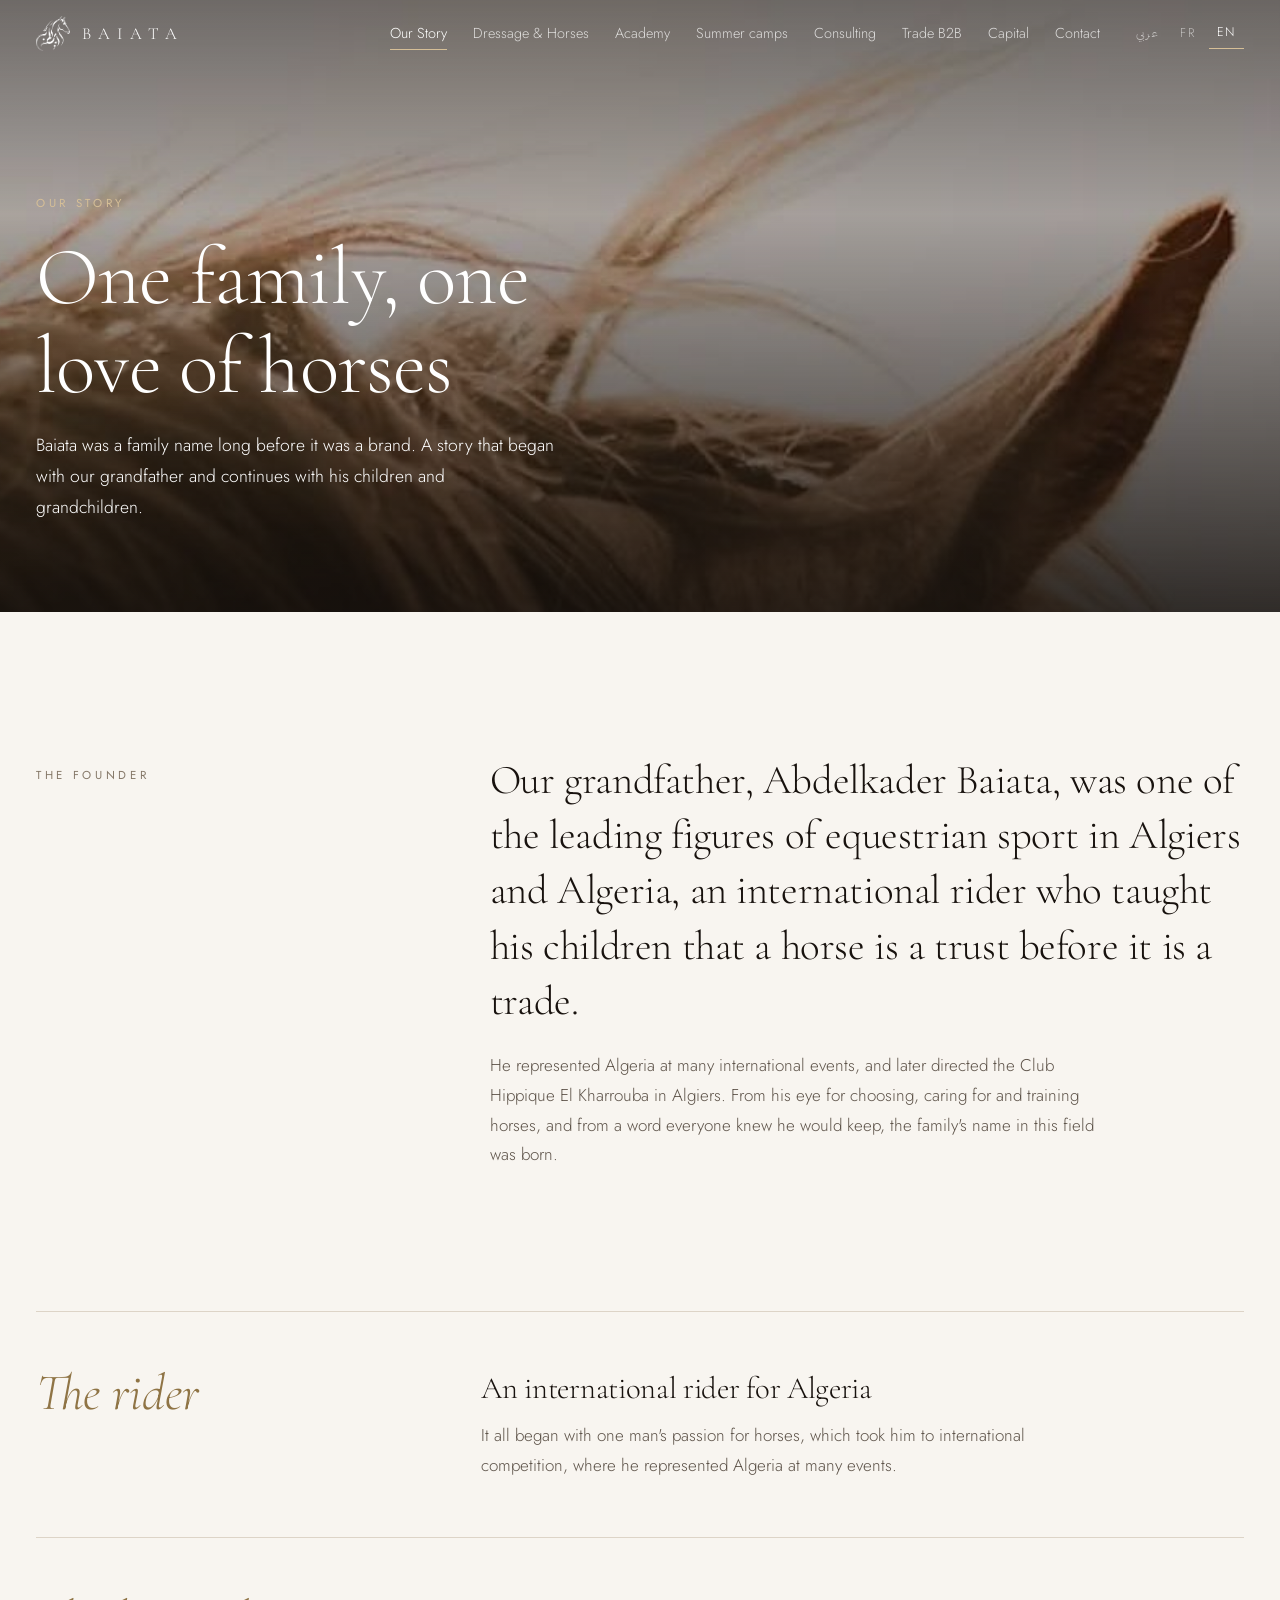
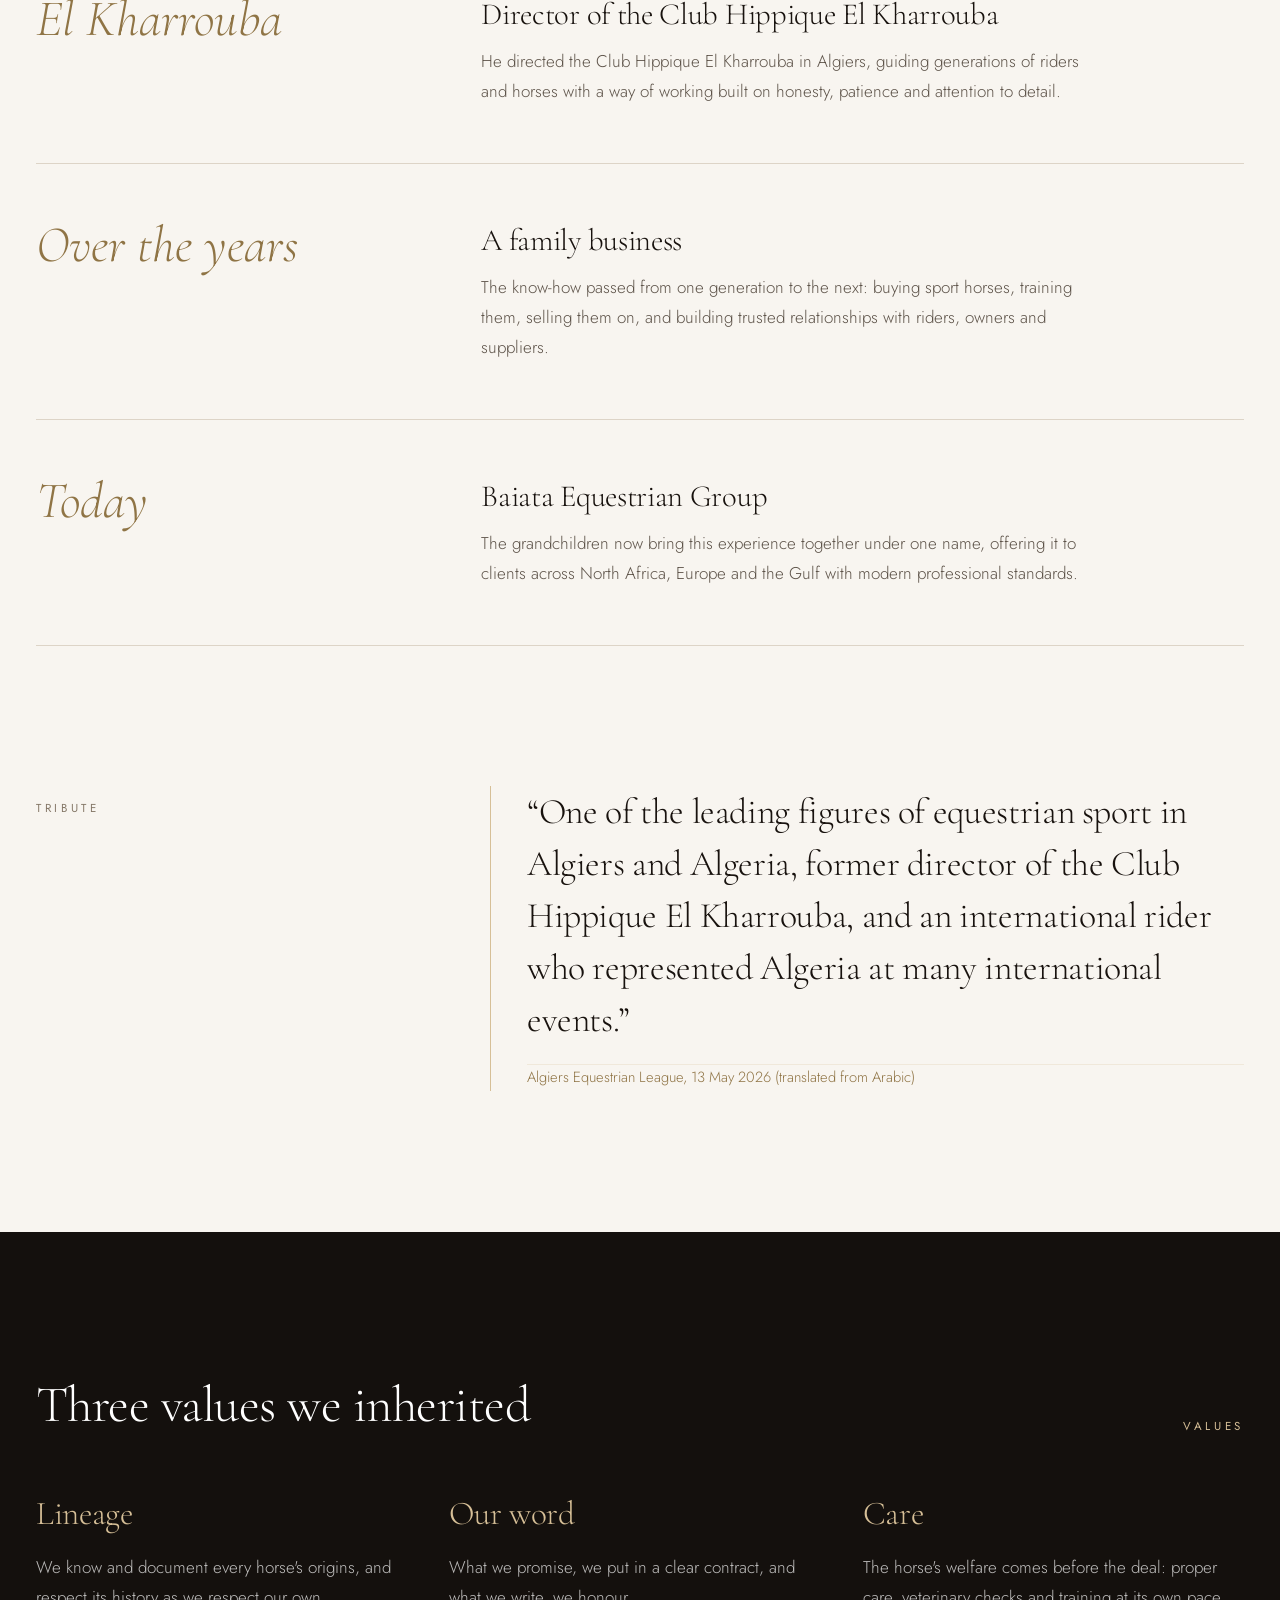
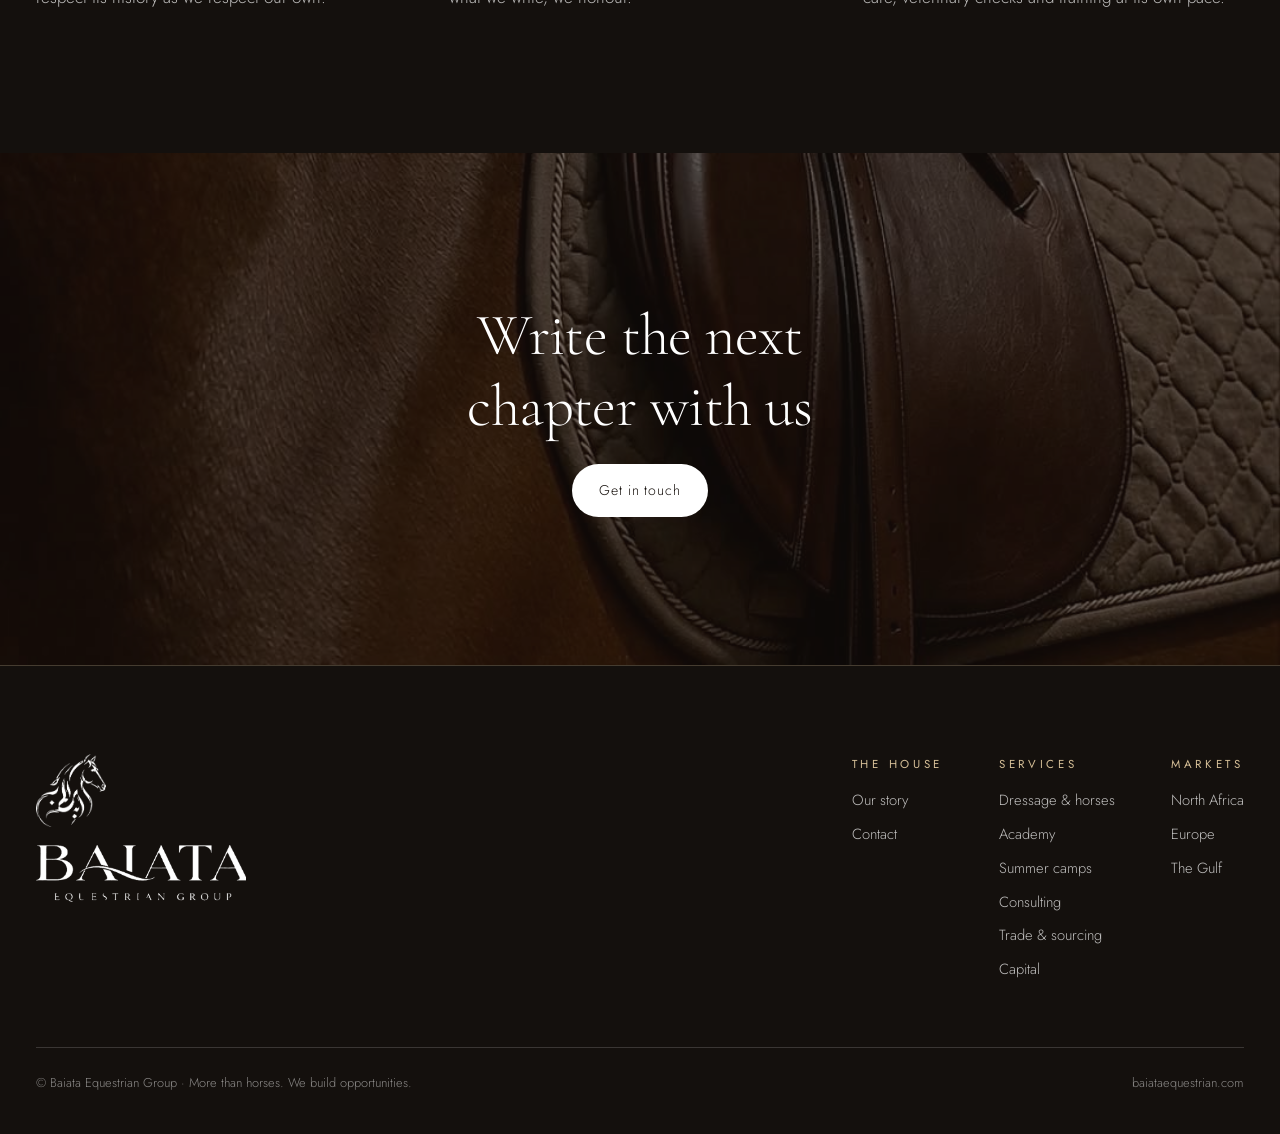
<file: history.html>
<!doctype html>
<html lang="en" dir="ltr" data-lang="en">
<head>
<meta charset="utf-8">
<meta name="viewport" content="width=device-width, initial-scale=1, viewport-fit=cover">
<title>Baiata · Our Story</title>
<meta name="claude:viewport-fit-sides" content="cover">
<meta name="description" content="The story of the Baiata family and its grandfather Abdelkader Baiata.">
<link rel="preconnect" href="https://fonts.googleapis.com"><link rel="preconnect" href="https://fonts.gstatic.com" crossorigin><link rel="stylesheet" href="https://fonts.googleapis.com/css2?family=Cormorant+Garamond:ital,wght@0,300;0,400;1,300;1,400&family=Jost:wght@300;400&family=Noto+Kufi+Arabic:wght@200;300;400&family=IBM+Plex+Sans+Arabic:wght@300;400&family=Aref+Ruqaa:wght@400;700&family=Amiri:ital,wght@0,400;0,700;1,400&display=swap">
<link rel="stylesheet" href="css/style.css?v=8">
<meta property="og:title" content="Baiata · Our Story">
<meta property="og:description" content="The story of the Baiata family and its grandfather Abdelkader Baiata.">

<meta property="og:type" content="website">
<meta property="og:site_name" content="Baiata Equestrian Group">
<meta property="og:image" content="https://baiataequestrian.com/assets/og.jpg?v=2">
<meta property="og:image:secure_url" content="https://baiataequestrian.com/assets/og.jpg?v=2">
<meta property="og:image:type" content="image/jpeg">
<meta property="og:image:width" content="1200">
<meta property="og:image:height" content="630">
<meta property="og:image:alt" content="Baiata Equestrian Group">
<meta name="twitter:card" content="summary_large_image">
<meta name="twitter:image" content="https://baiataequestrian.com/assets/og.jpg?v=2">
<link rel="canonical" href="https://baiataequestrian.com/history.html">
<link rel="icon" type="image/png" href="assets/favicon.png">
<link rel="apple-touch-icon" href="assets/apple-touch-icon.png">
</head>
<body>
<header class="top" id="top-bar">
  <div class="wrap">
    <div class="bar">
      <a class="home" href="index.html" aria-label="Baiata, home"><img src="assets/mark.png" alt="" width="684" height="712"><span>BAIATA</span></a>
      <nav aria-label="Main"><a href="history.html" aria-current="page"><span lang="ar">قصتنا</span><span lang="fr">Notre histoire</span><span lang="en">Our Story</span></a><a href="horses.html"><span lang="ar">الترويض والخيول</span><span lang="fr">Dressage &amp; chevaux</span><span lang="en">Dressage & Horses</span></a><a href="academy.html"><span lang="ar">الأكاديمية</span><span lang="fr">Académie</span><span lang="en">Academy</span></a><a href="academy.html#summer-camps"><span lang="ar">المعسكرات الصيفية</span><span lang="fr">Stages d'été</span><span lang="en">Summer camps</span></a><a href="consulting.html"><span lang="ar">الخدمات الاستشارية</span><span lang="fr">Conseil</span><span lang="en">Consulting</span></a><a href="trade.html"><span lang="ar">التجارة والتوريد</span><span lang="fr">Négoce B2B</span><span lang="en">Trade B2B</span></a><a href="capital.html"><span lang="ar">الاستثمار</span><span lang="fr">Investissement</span><span lang="en">Capital</span></a><a href="index.html#contact"><span lang="ar">تواصل معنا</span><span lang="fr">Contact</span><span lang="en">Contact</span></a></nav>
      <div class="lang" role="group" aria-label="Language">
        <button id="btn-ar" type="button" data-set="ar" aria-pressed="false">عربي</button>
        <button id="btn-fr" type="button" data-set="fr" aria-pressed="false">FR</button>
        <button id="btn-en" type="button" data-set="en" aria-pressed="true">EN</button>
      </div>
      <button class="menu-btn" id="menu-btn" type="button" aria-label="Menu" aria-expanded="false"><span></span></button>
    </div>
    <nav class="drawer" aria-label="Mobile"><a href="history.html" aria-current="page"><span lang="ar">قصتنا</span><span lang="fr">Notre histoire</span><span lang="en">Our Story</span></a><a href="horses.html"><span lang="ar">الترويض والخيول</span><span lang="fr">Dressage &amp; chevaux</span><span lang="en">Dressage & Horses</span></a><a href="academy.html"><span lang="ar">الأكاديمية</span><span lang="fr">Académie</span><span lang="en">Academy</span></a><a href="academy.html#summer-camps"><span lang="ar">المعسكرات الصيفية</span><span lang="fr">Stages d'été</span><span lang="en">Summer camps</span></a><a href="consulting.html"><span lang="ar">الخدمات الاستشارية</span><span lang="fr">Conseil</span><span lang="en">Consulting</span></a><a href="trade.html"><span lang="ar">التجارة والتوريد</span><span lang="fr">Négoce B2B</span><span lang="en">Trade B2B</span></a><a href="capital.html"><span lang="ar">الاستثمار</span><span lang="fr">Investissement</span><span lang="en">Capital</span></a><a href="index.html#contact"><span lang="ar">تواصل معنا</span><span lang="fr">Contact</span><span lang="en">Contact</span></a></nav>
  </div>
</header>
<main>
<section class="photo page-hero">
  <div class="bg"><img src="assets/mane.jpg" alt="" style="object-position:50% 35%" fetchpriority="high"></div>
  <div class="wrap">
    <span class="label">Our Story</span>
    <h1 class="display"><span lang="ar">أسرة واحدة، وشغف واحد بالخيل</span><span lang="fr">Une famille, une passion du cheval</span><span lang="en">One family, one love of horses</span></h1>
    <p><span lang="ar">بياطة اسم أسرة قبل أن يكون علامة تجارية؛ حكاية بدأت مع الجد، ويواصلها الأبناء والأحفاد.</span><span lang="fr">Baiata était un nom de famille bien avant d'être une marque. Une histoire commencée avec notre grand-père et poursuivie par ses enfants et petits-enfants.</span><span lang="en">Baiata was a family name long before it was a brand. A story that began with our grandfather and continues with his children and grandchildren.</span></p>
  </div>
</section>

<section>
  <div class="wrap lead-block">
    <span class="label"><span lang="ar">المؤسس</span><span lang="fr">Le fondateur</span><span lang="en">The Founder</span></span>
    <div class="body reveal">
      <p class="display"><span lang="ar">الجد عبد القادر بياطة، رحمه الله، أحد أعلام الفروسية في العاصمة والجزائر، وفارس دولي، غرس في أبنائه أن الجواد أمانة قبل أن يكون تجارة.</span><span lang="fr">Notre grand-père, Abdelkader Baiata, fut l'une des grandes figures de l'équitation à Alger et en Algérie, un cavalier international qui a appris à ses enfants qu'un cheval est un dépôt de confiance avant d'être un commerce.</span><span lang="en">Our grandfather, Abdelkader Baiata, was one of the leading figures of equestrian sport in Algiers and Algeria, an international rider who taught his children that a horse is a trust before it is a trade.</span></p>
      <p class="muted"><span lang="ar">مثّل الجزائر في العديد من المحافل الدولية، ثم تولّى إدارة نادي الخروبة للفروسية بالجزائر العاصمة. ومن خبرته في انتقاء الخيل ورعايتها وتدريبها، ومن كلمته التي عُرف بالوفاء بها، نشأت سمعة الأسرة في هذا الميدان.</span><span lang="fr">Il a représenté l'Algérie dans de nombreuses compétitions internationales, puis dirigé le Club hippique d'El Kharrouba à Alger. De son œil pour choisir, soigner et former les chevaux, et de sa parole toujours tenue, est née la réputation de la famille.</span><span lang="en">He represented Algeria at many international events, and later directed the Club Hippique El Kharrouba in Algiers. From his eye for choosing, caring for and training horses, and from a word everyone knew he would keep, the family's name in this field was born.</span></p>
    </div>
  </div>
</section>

<section style="padding-top:0">
  <div class="wrap">
    <div class="chapters">
      <article class="chapter reveal">
        <span class="when"><span lang="ar">الفارس</span><span lang="fr">Le cavalier</span><span lang="en">The rider</span></span>
        <div><h3 class="display"><span lang="ar">فارس دولي يمثّل الجزائر</span><span lang="fr">Un cavalier international pour l'Algérie</span><span lang="en">An international rider for Algeria</span></h3><p><span lang="ar">بدأ كل شيء بشغف رجل بالخيل، قاده إلى المنافسات الدولية حيث مثّل الجزائر في العديد من البطولات.</span><span lang="fr">Tout a commencé par la passion d'un homme pour les chevaux, qui l'a mené jusqu'aux compétitions internationales, où il a représenté l'Algérie à de nombreuses reprises.</span><span lang="en">It all began with one man's passion for horses, which took him to international competition, where he represented Algeria at many events.</span></p></div>
      </article>
      <article class="chapter reveal">
        <span class="when"><span lang="ar">الخروبة</span><span lang="fr">El Kharrouba</span><span lang="en">El Kharrouba</span></span>
        <div><h3 class="display"><span lang="ar">مدير نادي الخروبة للفروسية</span><span lang="fr">Directeur du Club hippique d'El Kharrouba</span><span lang="en">Director of the Club Hippique El Kharrouba</span></h3><p><span lang="ar">تولّى إدارة نادي الخروبة للفروسية بالجزائر العاصمة، ورافق أجيالاً من الفرسان والخيل، بنهج قوامه الأمانة والصبر والعناية بأدق التفاصيل.</span><span lang="fr">Il a dirigé le Club hippique d'El Kharrouba à Alger, accompagnant des générations de cavaliers et de chevaux, avec une méthode faite d'honnêteté, de patience et de souci du détail.</span><span lang="en">He directed the Club Hippique El Kharrouba in Algiers, guiding generations of riders and horses with a way of working built on honesty, patience and attention to detail.</span></p></div>
      </article>
      <article class="chapter reveal">
        <span class="when"><span lang="ar">عبر السنين</span><span lang="fr">Au fil des ans</span><span lang="en">Over the years</span></span>
        <div><h3 class="display"><span lang="ar">أعمال عائلية</span><span lang="fr">Une entreprise familiale</span><span lang="en">A family business</span></h3><p><span lang="ar">توارثت الأجيال هذه الخبرة: اقتناء خيول الأداء الرياضي، وتدريبها، وإعادة بيعها، وبناء علاقات ثقة مع الفرسان والملّاك والموردين.</span><span lang="fr">Le savoir-faire s'est transmis de génération en génération : acheter des chevaux de sport, les former, les revendre, et bâtir des relations de confiance avec cavaliers, propriétaires et fournisseurs.</span><span lang="en">The know-how passed from one generation to the next: buying sport horses, training them, selling them on, and building trusted relationships with riders, owners and suppliers.</span></p></div>
      </article>
      <article class="chapter reveal">
        <span class="when"><span lang="ar">اليوم</span><span lang="fr">Aujourd'hui</span><span lang="en">Today</span></span>
        <div><h3 class="display">Baiata Equestrian Group</h3><p><span lang="ar">يجمع الأحفاد اليوم هذه الخبرة تحت اسم واحد، ويقدّمونها لعملائهم في شمال أفريقيا وأوروبا والخليج العربي وفق أعلى المعايير المهنية.</span><span lang="fr">Les petits-enfants réunissent aujourd'hui cette expérience sous un même nom, au service de clients en Afrique du Nord, en Europe et dans le Golfe, avec des standards professionnels modernes.</span><span lang="en">The grandchildren now bring this experience together under one name, offering it to clients across North Africa, Europe and the Gulf with modern professional standards.</span></p></div>
      </article>
    </div>
  </div>
</section>

<section class="tribute">
  <div class="wrap lead-block">
    <span class="label"><span lang="ar">شهادة</span><span lang="fr">Hommage</span><span lang="en">Tribute</span></span>
    <blockquote class="reveal">
      <p class="display"><span lang="ar">«أحد أعلام الفروسية في العاصمة والجزائر، مدير نادي الفروسية الخروبة سابقاً، وفارس دولي مثّل الجزائر في العديد من الأحداث الدولية.»</span><span lang="fr">« L'une des grandes figures de l'équitation à Alger et en Algérie, ancien directeur du Club hippique d'El Kharrouba, et cavalier international ayant représenté l'Algérie lors de nombreux événements internationaux. »</span><span lang="en">“One of the leading figures of equestrian sport in Algiers and Algeria, former director of the Club Hippique El Kharrouba, and an international rider who represented Algeria at many international events.”</span></p>
      <footer><span lang="ar">رابطة الجزائر للفروسية، 13 مايو 2026</span><span lang="fr">Ligue algéroise d'équitation, 13 mai 2026 (traduit de l'arabe)</span><span lang="en">Algiers Equestrian League, 13 May 2026 (translated from Arabic)</span></footer>
    </blockquote>
  </div>
</section>

<section class="on-dark">
  <div class="wrap">
    <div class="sec-head"><h2 class="display"><span lang="ar">ثلاث قيم توارثناها</span><span lang="fr">Trois valeurs héritées</span><span lang="en">Three values we inherited</span></h2><span class="label"><span lang="ar">القيم</span><span lang="fr">Valeurs</span><span lang="en">Values</span></span></div>
    <div class="values">
      <div class="reveal"><h3 class="display"><span lang="ar">الأصالة</span><span lang="fr">Lignée</span><span lang="en">Lineage</span></h3><p><span lang="ar">نتحقق من نسب كل جواد ونوثّقه، ونصون تاريخه كما نصون تاريخنا.</span><span lang="fr">Nous connaissons et documentons l'origine de chaque cheval, et respectons son histoire comme la nôtre.</span><span lang="en">We know and document every horse's origins, and respect its history as we respect our own.</span></p></div>
      <div class="reveal"><h3 class="display"><span lang="ar">الكلمة</span><span lang="fr">Parole</span><span lang="en">Our word</span></h3><p><span lang="ar">ما نَعِد به نوثّقه في عقد واضح، وما نوثّقه نلتزم به.</span><span lang="fr">Ce que nous promettons, nous l'écrivons dans un contrat clair ; ce que nous écrivons, nous l'honorons.</span><span lang="en">What we promise, we put in a clear contract, and what we write, we honour.</span></p></div>
      <div class="reveal"><h3 class="display"><span lang="ar">العناية</span><span lang="fr">Soin</span><span lang="en">Care</span></h3><p><span lang="ar">رفاهية الجواد قبل الصفقة: رعاية متكاملة، وفحص بيطري، وتدريب يراعي قدراته.</span><span lang="fr">Le bien-être du cheval avant la vente : des soins adaptés, des contrôles vétérinaires et un travail à son rythme.</span><span lang="en">The horse's welfare comes before the deal: proper care, veterinary checks and training at its own pace.</span></p></div>
    </div>
  </div>
</section>


<section class="photo cta-band parallax">
  <div class="bg"><img src="assets/hero.jpg" alt=""></div>
  <div class="wrap">
    <h2 class="display"><span lang="ar">لنكتب الفصل القادم معاً</span><span lang="fr">Écrivons ensemble le prochain chapitre</span><span lang="en">Write the next chapter with us</span></h2>
    <a class="pill fill" href="index.html#contact"><span lang="ar">تواصل معنا</span><span lang="fr">Nous contacter</span><span lang="en">Get in touch</span></a>
  </div>
</section>
</main>
<footer>
  <div class="wrap">
    <div class="grid">
      <a class="brand" href="index.html" aria-label="Baiata, home"><img class="m" src="assets/mark.png" alt="" width="684" height="712"><img class="w" src="assets/wordmark.png" alt="Baiata Equestrian Group" width="1306" height="352"></a>
      <div class="cols">
        <div><span class="label"><span lang="ar">الدار</span><span lang="fr">La Maison</span><span lang="en">The House</span></span><a href="history.html"><span lang="ar">قصتنا</span><span lang="fr">Notre histoire</span><span lang="en">Our story</span></a><a href="index.html#contact"><span lang="ar">تواصل معنا</span><span lang="fr">Contact</span><span lang="en">Contact</span></a></div>
        <div><span class="label"><span lang="ar">خدماتنا</span><span lang="fr">Services</span><span lang="en">Services</span></span><a href="horses.html"><span lang="ar">الترويض والخيول</span><span lang="fr">Dressage &amp; chevaux</span><span lang="en">Dressage &amp; horses</span></a><a href="academy.html"><span lang="ar">الأكاديمية</span><span lang="fr">Académie</span><span lang="en">Academy</span></a><a href="academy.html#summer-camps"><span lang="ar">المعسكرات الصيفية</span><span lang="fr">Stages d'été</span><span lang="en">Summer camps</span></a><a href="consulting.html"><span lang="ar">الخدمات الاستشارية</span><span lang="fr">Conseil</span><span lang="en">Consulting</span></a><a href="trade.html"><span lang="ar">التجارة والتوريد</span><span lang="fr">Négoce &amp; approvisionnement</span><span lang="en">Trade &amp; sourcing</span></a><a href="capital.html"><span lang="ar">الاستثمار</span><span lang="fr">Investissement</span><span lang="en">Capital</span></a></div>
        <div><span class="label"><span lang="ar">الأسواق</span><span lang="fr">Marchés</span><span lang="en">Markets</span></span><span style="color:rgba(255,255,255,.72)"><span lang="ar">شمال أفريقيا</span><span lang="fr">Afrique du Nord</span><span lang="en">North Africa</span></span><span style="color:rgba(255,255,255,.72)"><span lang="ar">أوروبا</span><span lang="fr">Europe</span><span lang="en">Europe</span></span><span style="color:rgba(255,255,255,.72)"><span lang="ar">الخليج العربي</span><span lang="fr">Le Golfe</span><span lang="en">The Gulf</span></span></div>
      </div>
    </div>
    <div class="base"><small>© Baiata Equestrian Group · <span lang="en">More than horses. We build opportunities.</span><span lang="fr">Plus que des chevaux. Nous créons des opportunités.</span><span lang="ar">أكثر من خيل.. نصنع الفرص.</span></small><small>baiataequestrian.com</small></div>
  </div>
</footer>
<script src="js/main.js?v=8"></script>
</body>
</html>
</file>
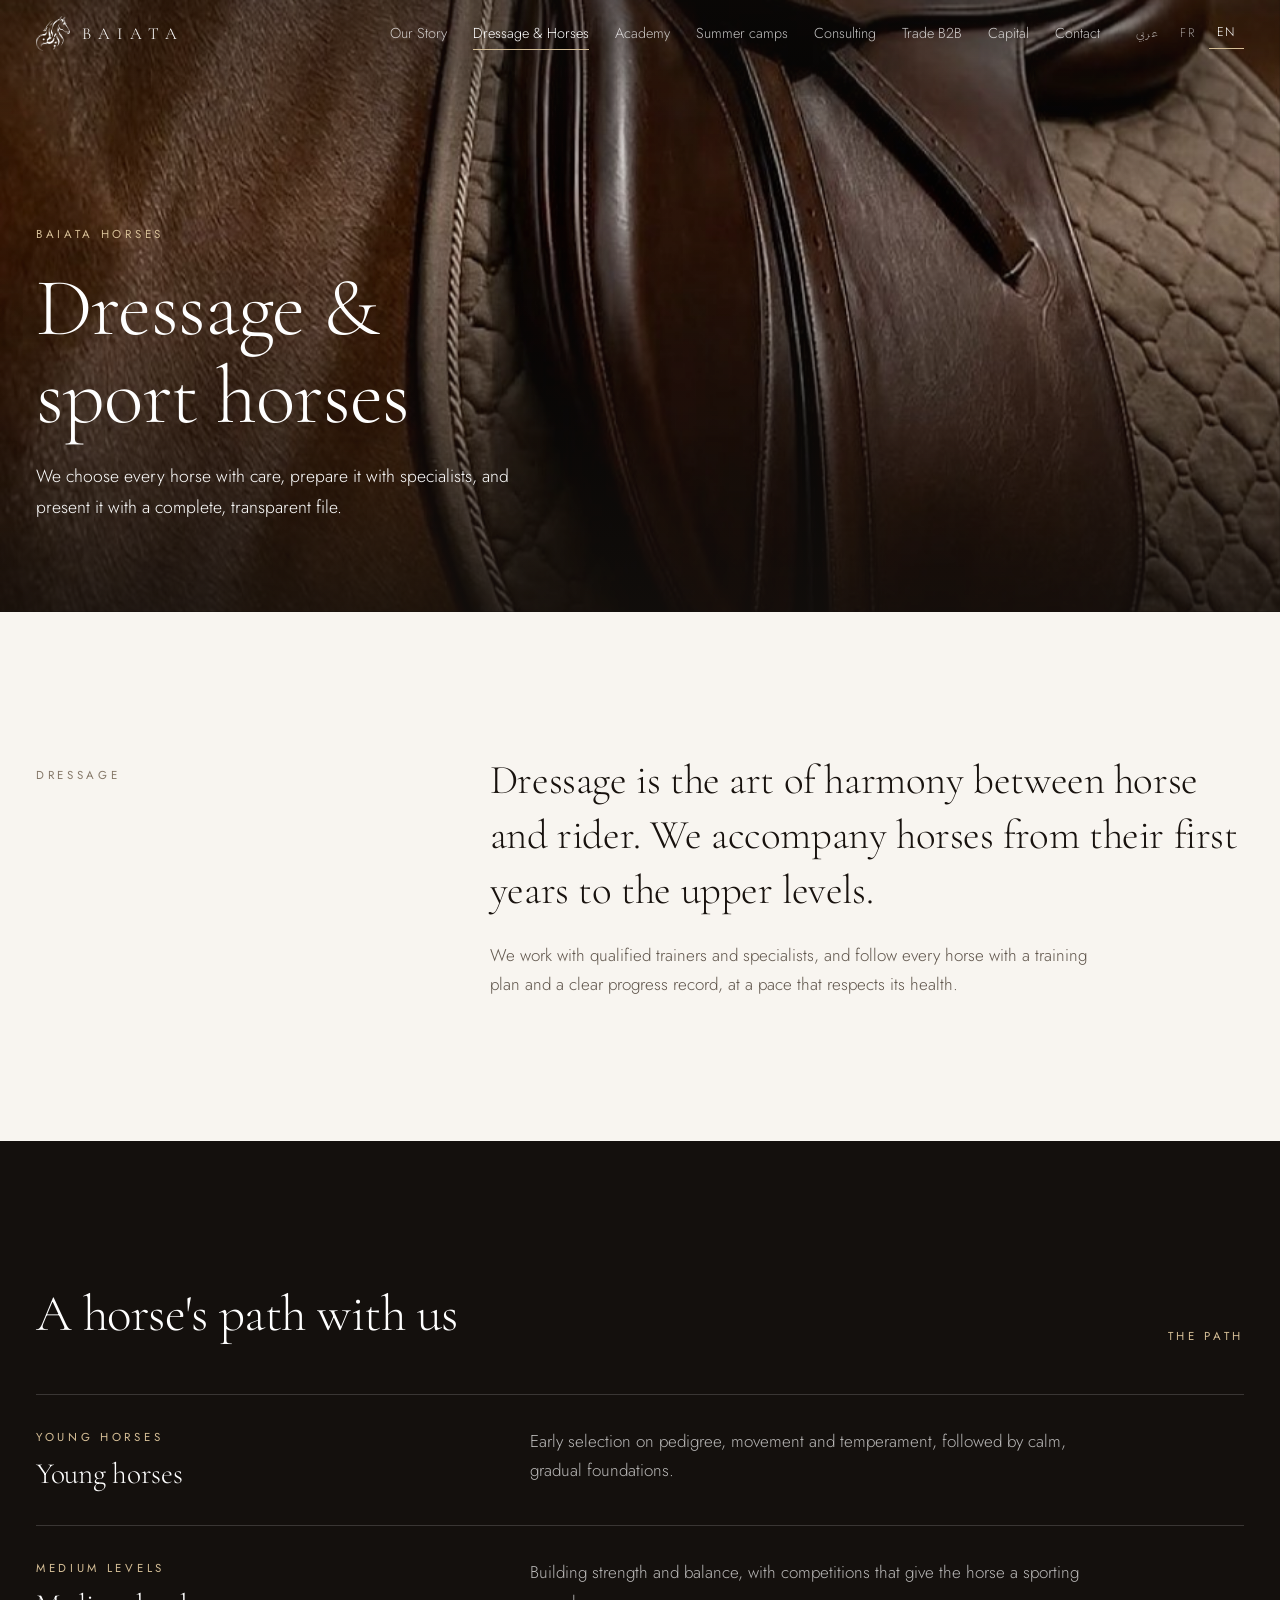
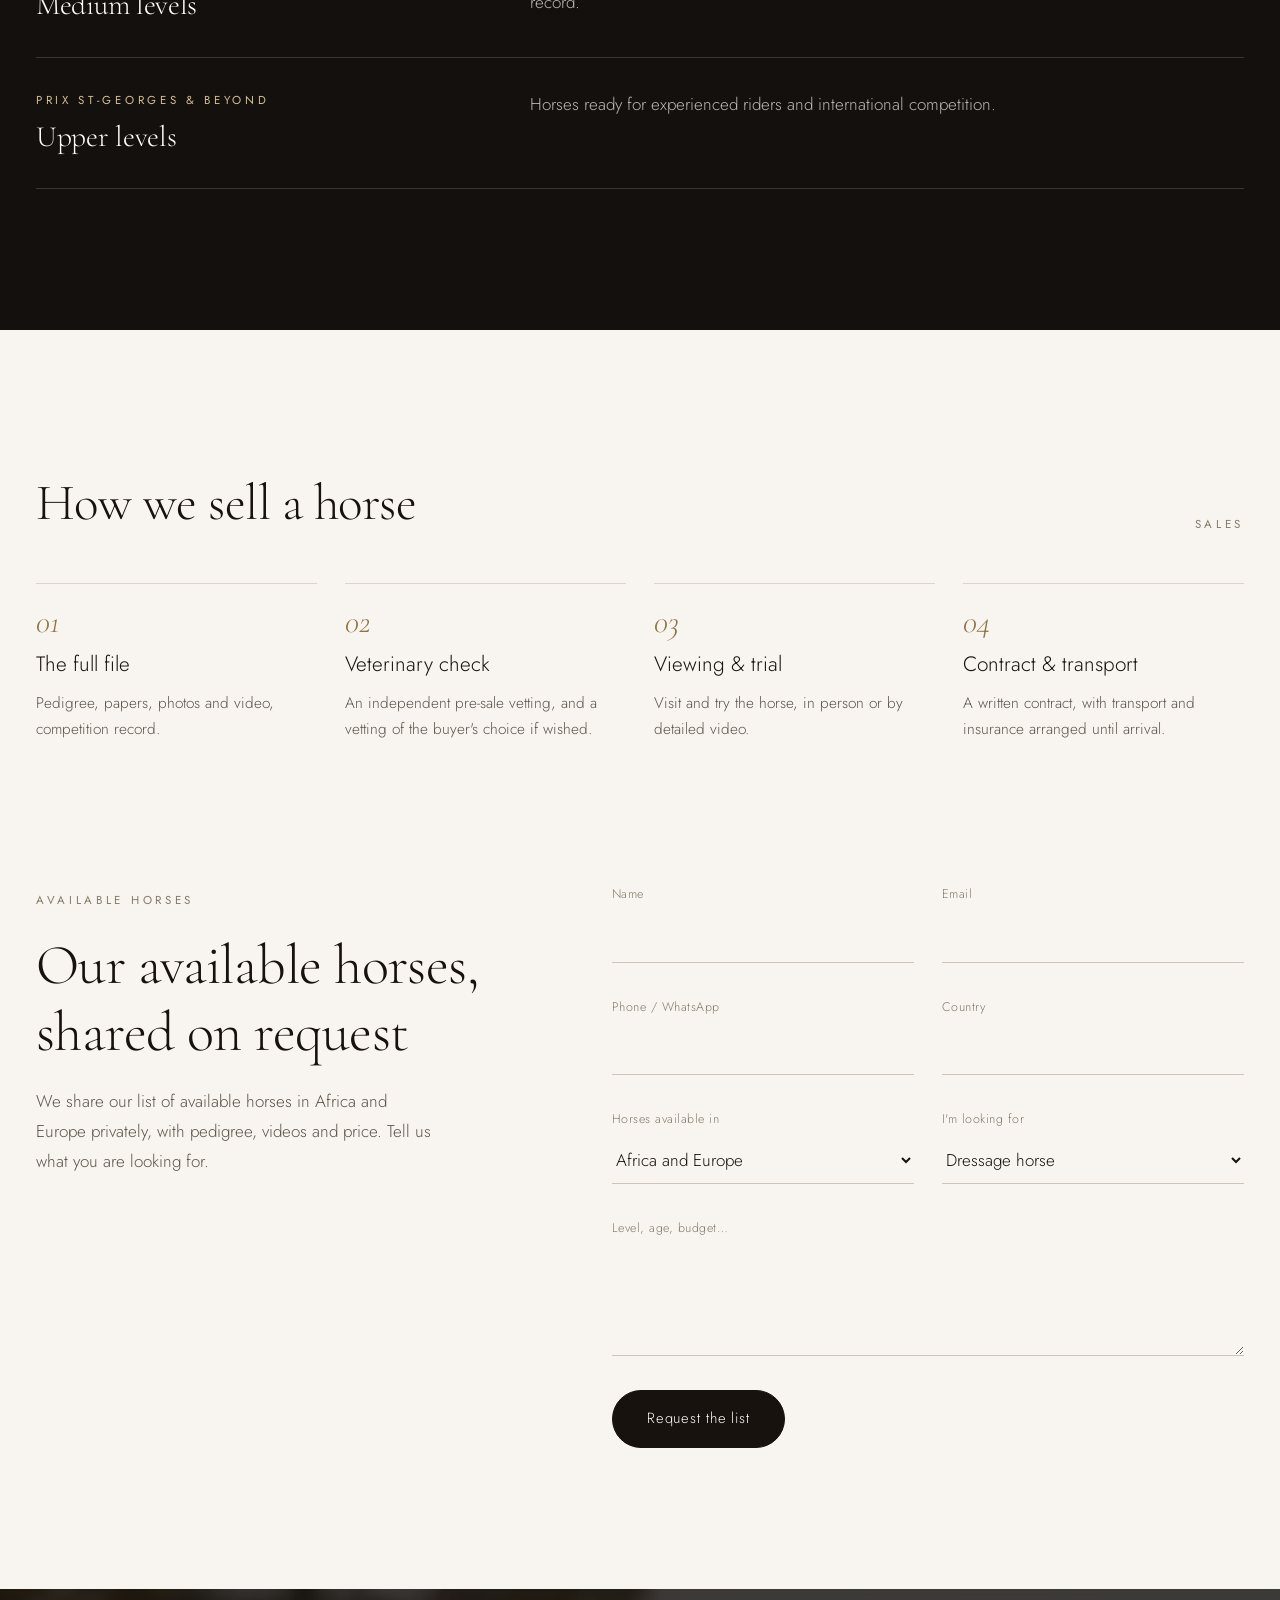
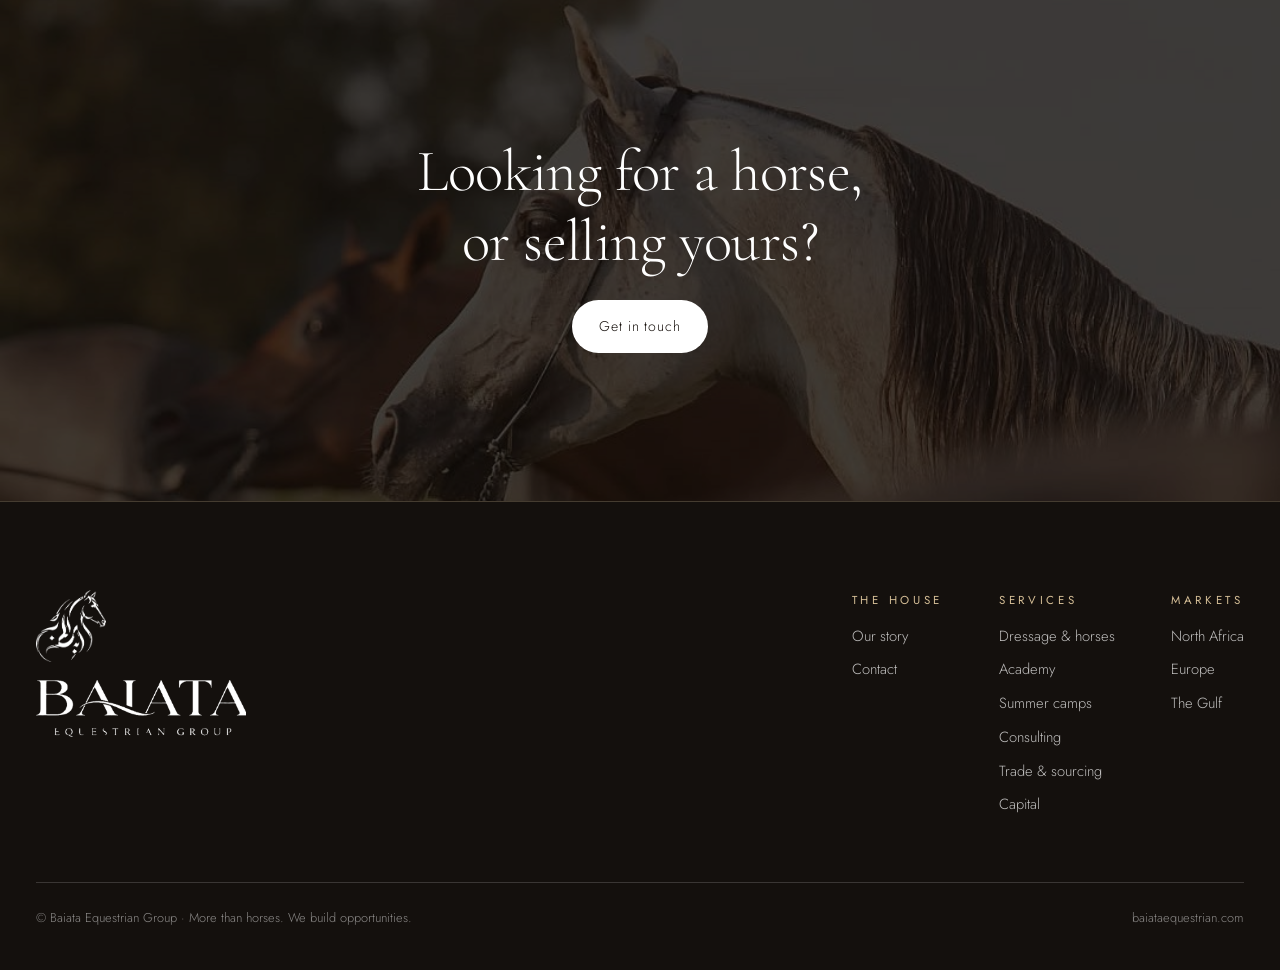
<file: horses.html>
<!doctype html>
<html lang="en" dir="ltr" data-lang="en">
<head>
<meta charset="utf-8">
<meta name="viewport" content="width=device-width, initial-scale=1, viewport-fit=cover">
<title>Baiata · Dressage &amp; Horses</title>
<meta name="claude:viewport-fit-sides" content="cover">
<meta name="description" content="Dressage training and sport horse sales with a full file for every horse.">
<link rel="preconnect" href="https://fonts.googleapis.com"><link rel="preconnect" href="https://fonts.gstatic.com" crossorigin><link rel="stylesheet" href="https://fonts.googleapis.com/css2?family=Cormorant+Garamond:ital,wght@0,300;0,400;1,300;1,400&family=Jost:wght@300;400&family=Noto+Kufi+Arabic:wght@200;300;400&family=IBM+Plex+Sans+Arabic:wght@300;400&family=Aref+Ruqaa:wght@400;700&family=Amiri:ital,wght@0,400;0,700;1,400&display=swap">
<link rel="stylesheet" href="css/style.css?v=8">
<meta property="og:title" content="Baiata · Dressage &amp; Horses">
<meta property="og:description" content="Dressage training and sport horse sales with a full file for every horse.">

<meta property="og:type" content="website">
<meta property="og:site_name" content="Baiata Equestrian Group">
<meta property="og:image" content="https://baiataequestrian.com/assets/og.jpg?v=2">
<meta property="og:image:secure_url" content="https://baiataequestrian.com/assets/og.jpg?v=2">
<meta property="og:image:type" content="image/jpeg">
<meta property="og:image:width" content="1200">
<meta property="og:image:height" content="630">
<meta property="og:image:alt" content="Baiata Equestrian Group">
<meta name="twitter:card" content="summary_large_image">
<meta name="twitter:image" content="https://baiataequestrian.com/assets/og.jpg?v=2">
<link rel="canonical" href="https://baiataequestrian.com/horses.html">
<link rel="icon" type="image/png" href="assets/favicon.png">
<link rel="apple-touch-icon" href="assets/apple-touch-icon.png">
</head>
<body>
<header class="top" id="top-bar">
  <div class="wrap">
    <div class="bar">
      <a class="home" href="index.html" aria-label="Baiata, home"><img src="assets/mark.png" alt="" width="684" height="712"><span>BAIATA</span></a>
      <nav aria-label="Main"><a href="history.html"><span lang="ar">قصتنا</span><span lang="fr">Notre histoire</span><span lang="en">Our Story</span></a><a href="horses.html" aria-current="page"><span lang="ar">الترويض والخيول</span><span lang="fr">Dressage &amp; chevaux</span><span lang="en">Dressage & Horses</span></a><a href="academy.html"><span lang="ar">الأكاديمية</span><span lang="fr">Académie</span><span lang="en">Academy</span></a><a href="academy.html#summer-camps"><span lang="ar">المعسكرات الصيفية</span><span lang="fr">Stages d'été</span><span lang="en">Summer camps</span></a><a href="consulting.html"><span lang="ar">الخدمات الاستشارية</span><span lang="fr">Conseil</span><span lang="en">Consulting</span></a><a href="trade.html"><span lang="ar">التجارة والتوريد</span><span lang="fr">Négoce B2B</span><span lang="en">Trade B2B</span></a><a href="capital.html"><span lang="ar">الاستثمار</span><span lang="fr">Investissement</span><span lang="en">Capital</span></a><a href="index.html#contact"><span lang="ar">تواصل معنا</span><span lang="fr">Contact</span><span lang="en">Contact</span></a></nav>
      <div class="lang" role="group" aria-label="Language">
        <button id="btn-ar" type="button" data-set="ar" aria-pressed="false">عربي</button>
        <button id="btn-fr" type="button" data-set="fr" aria-pressed="false">FR</button>
        <button id="btn-en" type="button" data-set="en" aria-pressed="true">EN</button>
      </div>
      <button class="menu-btn" id="menu-btn" type="button" aria-label="Menu" aria-expanded="false"><span></span></button>
    </div>
    <nav class="drawer" aria-label="Mobile"><a href="history.html"><span lang="ar">قصتنا</span><span lang="fr">Notre histoire</span><span lang="en">Our Story</span></a><a href="horses.html" aria-current="page"><span lang="ar">الترويض والخيول</span><span lang="fr">Dressage &amp; chevaux</span><span lang="en">Dressage & Horses</span></a><a href="academy.html"><span lang="ar">الأكاديمية</span><span lang="fr">Académie</span><span lang="en">Academy</span></a><a href="academy.html#summer-camps"><span lang="ar">المعسكرات الصيفية</span><span lang="fr">Stages d'été</span><span lang="en">Summer camps</span></a><a href="consulting.html"><span lang="ar">الخدمات الاستشارية</span><span lang="fr">Conseil</span><span lang="en">Consulting</span></a><a href="trade.html"><span lang="ar">التجارة والتوريد</span><span lang="fr">Négoce B2B</span><span lang="en">Trade B2B</span></a><a href="capital.html"><span lang="ar">الاستثمار</span><span lang="fr">Investissement</span><span lang="en">Capital</span></a><a href="index.html#contact"><span lang="ar">تواصل معنا</span><span lang="fr">Contact</span><span lang="en">Contact</span></a></nav>
  </div>
</header>
<main>
<section class="photo page-hero">
  <div class="bg"><img src="assets/h2.jpg" alt="" style="object-position:50% 40%" fetchpriority="high"></div>
  <div class="wrap">
    <span class="label">Baiata Horses</span>
    <h1 class="display"><span lang="ar">الترويض وخيول الأداء الرياضي</span><span lang="fr">Dressage &amp; chevaux de sport</span><span lang="en">Dressage &amp; sport horses</span></h1>
    <p><span lang="ar">ننتقي كل جواد بعناية، ونُعدّه مع مختصين، ونقدّمه بملف متكامل وشفاف.</span><span lang="fr">Nous choisissons chaque cheval avec soin, le préparons avec des spécialistes et le présentons avec un dossier complet et transparent.</span><span lang="en">We choose every horse with care, prepare it with specialists, and present it with a complete, transparent file.</span></p>
  </div>
</section>

<section>
  <div class="wrap lead-block">
    <span class="label">Dressage</span>
    <div class="body reveal">
      <p class="display"><span lang="ar">الترويض فنّ الانسجام بين الفارس والجواد. نرافق الخيل من سنواتها الأولى حتى المستويات المتقدمة.</span><span lang="fr">Le dressage est l'art de l'harmonie entre le cavalier et le cheval. Nous accompagnons les chevaux de leurs jeunes années jusqu'au plus haut niveau.</span><span lang="en">Dressage is the art of harmony between horse and rider. We accompany horses from their first years to the upper levels.</span></p>
      <p class="muted"><span lang="ar">نعمل مع مدربين ومختصين معتمدين، ونتابع كل جواد ببرنامج تدريبي وسجل تقدّم واضح، بما يراعي سلامته وإيقاعه.</span><span lang="fr">Nous travaillons avec des entraîneurs et spécialistes qualifiés, et suivons chaque cheval avec un programme de travail et un suivi clair, dans le respect de sa santé.</span><span lang="en">We work with qualified trainers and specialists, and follow every horse with a training plan and a clear progress record, at a pace that respects its health.</span></p>
    </div>
  </div>
</section>

<section class="on-dark">
  <div class="wrap">
    <div class="sec-head"><h2 class="display"><span lang="ar">مسيرة الجواد معنا</span><span lang="fr">Le parcours d'un cheval avec nous</span><span lang="en">A horse's path with us</span></h2><span class="label"><span lang="ar">المسيرة</span><span lang="fr">Le parcours</span><span lang="en">The path</span></span></div>
    <div class="rows" style="--hair:rgba(255,255,255,.16)">
      <div class="row reveal"><div><span class="label" style="color:var(--gold)">Young horses</span><h3 class="display"><span lang="ar">الخيول الناشئة</span><span lang="fr">Jeunes chevaux</span><span lang="en">Young horses</span></h3></div><p class="muted"><span lang="ar">انتقاء مبكر وفق النسب والحركة والطباع، ثم تأسيس هادئ ومتدرّج.</span><span lang="fr">Sélection précoce sur le pedigree, les allures et le caractère, puis des bases posées avec calme et progressivité.</span><span lang="en">Early selection on pedigree, movement and temperament, followed by calm, gradual foundations.</span></p></div>
      <div class="row reveal"><div><span class="label" style="color:var(--gold)">Medium levels</span><h3 class="display"><span lang="ar">المستويات المتوسطة</span><span lang="fr">Niveaux intermédiaires</span><span lang="en">Medium levels</span></h3></div><p class="muted"><span lang="ar">بناء القوة والتوازن، والمشاركة في بطولات تمنح الجواد سجلاً رياضياً.</span><span lang="fr">Développer la force et l'équilibre, avec des concours qui construisent le palmarès du cheval.</span><span lang="en">Building strength and balance, with competitions that give the horse a sporting record.</span></p></div>
      <div class="row reveal"><div><span class="label" style="color:var(--gold)">Prix St-Georges &amp; beyond</span><h3 class="display"><span lang="ar">المستويات المتقدمة</span><span lang="fr">Haut niveau</span><span lang="en">Upper levels</span></h3></div><p class="muted"><span lang="ar">خيول جاهزة للفرسان المتمرّسين والبطولات الدولية.</span><span lang="fr">Des chevaux prêts pour des cavaliers confirmés et la compétition internationale.</span><span lang="en">Horses ready for experienced riders and international competition.</span></p></div>
    </div>
  </div>
</section>

<section>
  <div class="wrap">
    <div class="sec-head"><h2 class="display"><span lang="ar">آلية بيع الجواد</span><span lang="fr">Comment nous vendons un cheval</span><span lang="en">How we sell a horse</span></h2><span class="label"><span lang="ar">البيع</span><span lang="fr">Vente</span><span lang="en">Sales</span></span></div>
    <div class="steps">
      <div class="step reveal"><h3><span lang="ar">الملف المتكامل</span><span lang="fr">Le dossier complet</span><span lang="en">The full file</span></h3><p><span lang="ar">شهادة النسب، والوثائق الرسمية، والصور والفيديو، والسجل الرياضي.</span><span lang="fr">Pedigree, papiers, photos et vidéos, palmarès.</span><span lang="en">Pedigree, papers, photos and video, competition record.</span></p></div>
      <div class="step reveal"><h3><span lang="ar">الفحص البيطري قبل الشراء</span><span lang="fr">Visite vétérinaire</span><span lang="en">Veterinary check</span></h3><p><span lang="ar">فحص بيطري مستقل قبل البيع، مع إمكانية فحص لدى طبيب بيطري يختاره المشتري.</span><span lang="fr">Une visite vétérinaire indépendante avant la vente, et une visite du vétérinaire de l'acheteur s'il le souhaite.</span><span lang="en">An independent pre-sale vetting, and a vetting of the buyer's choice if wished.</span></p></div>
      <div class="step reveal"><h3><span lang="ar">المعاينة والتجربة</span><span lang="fr">Essai &amp; visite</span><span lang="en">Viewing &amp; trial</span></h3><p><span lang="ar">معاينة الجواد وتجربته حضورياً أو عبر تسجيل مرئي مفصّل.</span><span lang="fr">Voir et essayer le cheval, sur place ou par vidéo détaillée.</span><span lang="en">Visit and try the horse, in person or by detailed video.</span></p></div>
      <div class="step reveal"><h3><span lang="ar">العقد والنقل</span><span lang="fr">Contrat &amp; transport</span><span lang="en">Contract &amp; transport</span></h3><p><span lang="ar">عقد مكتوب، مع ترتيب النقل والتأمين حتى وصول الجواد.</span><span lang="fr">Un contrat écrit, avec transport et assurance organisés jusqu'à l'arrivée.</span><span lang="en">A written contract, with transport and insurance arranged until arrival.</span></p></div>
    </div>
  </div>
</section>

<section class="enquire" id="available" style="padding-top:0">
  <div class="wrap grid">
    <div>
      <span class="label"><span lang="ar">الخيول المتاحة</span><span lang="fr">Chevaux disponibles</span><span lang="en">Available horses</span></span>
      <h2 class="display"><span lang="ar">قائمة خيولنا المتاحة تُرسَل عند الطلب</span><span lang="fr">Notre liste de chevaux disponibles, sur demande</span><span lang="en">Our available horses, shared on request</span></h2>
      <p class="intro-t"><span lang="ar">نرسل قائمة الخيول المتاحة لدينا في أفريقيا وأوروبا بشكل خاص، مع شهادة النسب والتسجيلات المرئية والسعر. أخبرونا بما تبحثون عنه.</span><span lang="fr">Nous partageons en privé la liste de nos chevaux disponibles en Afrique et en Europe, avec pedigree, vidéos et prix. Dites-nous ce que vous recherchez.</span><span lang="en">We share our list of available horses in Africa and Europe privately, with pedigree, videos and price. Tell us what you are looking for.</span></p>
    </div>
    <form class="js-send" data-subject="Baiata website: available horses request">
      <div class="f"><label for="h-name"><span lang="ar">الاسم</span><span lang="fr">Nom</span><span lang="en">Name</span></label><input id="h-name" name="name" autocomplete="name" required></div>
      <div class="f"><label for="h-email"><span lang="ar">البريد الإلكتروني</span><span lang="fr">E-mail</span><span lang="en">Email</span></label><input id="h-email" name="email" type="email" autocomplete="email" required></div>
      <div class="f"><label for="h-phone"><span lang="ar">الهاتف / واتساب</span><span lang="fr">Téléphone / WhatsApp</span><span lang="en">Phone / WhatsApp</span></label><input id="h-phone" name="phone" type="tel" autocomplete="tel"></div>
      <div class="f"><label for="h-country"><span lang="ar">الدولة</span><span lang="fr">Pays</span><span lang="en">Country</span></label><input id="h-country" name="country" autocomplete="country-name"></div>
      <div class="f"><label for="h-region"><span lang="ar">الخيول المتاحة في</span><span lang="fr">Chevaux disponibles en</span><span lang="en">Horses available in</span></label>
        <select id="h-region" name="region">
          <option data-ar="أفريقيا وأوروبا" data-fr="Afrique et Europe" data-en="Africa and Europe">Africa and Europe</option>
          <option data-ar="أفريقيا" data-fr="Afrique" data-en="Africa">Africa</option>
          <option data-ar="أوروبا" data-fr="Europe" data-en="Europe">Europe</option>
        </select>
      </div>
      <div class="f"><label for="h-type"><span lang="ar">أبحث عن</span><span lang="fr">Je recherche</span><span lang="en">I'm looking for</span></label>
        <select id="h-type" name="looking_for">
          <option data-ar="خيل ترويض" data-fr="Cheval de dressage" data-en="Dressage horse">Dressage horse</option>
          <option data-ar="خيل ناشئة" data-fr="Jeune cheval" data-en="Young horse">Young horse</option>
          <option data-ar="خيل قفز الحواجز" data-fr="Cheval de saut d'obstacles" data-en="Show jumping horse">Show jumping horse</option>
          <option data-ar="خيل للهواة والنزهات" data-fr="Cheval de loisir" data-en="Leisure horse">Leisure horse</option>
        </select>
      </div>
      <div class="f full"><label for="h-msg"><span lang="ar">المستوى، العمر، الميزانية…</span><span lang="fr">Niveau, âge, budget…</span><span lang="en">Level, age, budget…</span></label><textarea id="h-msg" name="message"></textarea></div>
      <button class="send" type="submit"><span lang="ar">اطلب القائمة</span><span lang="fr">Demander la liste</span><span lang="en">Request the list</span></button>
      <p class="note js-note" hidden></p>
    </form>
  </div>
</section>

<section class="photo cta-band parallax">
  <div class="bg"><img src="assets/band.jpg" alt=""></div>
  <div class="wrap">
    <h2 class="display"><span lang="ar">تبحث عن جواد، أو ترغب في بيع جوادك؟</span><span lang="fr">Vous cherchez un cheval, ou souhaitez vendre le vôtre ?</span><span lang="en">Looking for a horse, or selling yours?</span></h2>
    <a class="pill fill" href="#available"><span lang="ar">تواصل معنا</span><span lang="fr">Nous contacter</span><span lang="en">Get in touch</span></a>
  </div>
</section>
</main>
<footer>
  <div class="wrap">
    <div class="grid">
      <a class="brand" href="index.html" aria-label="Baiata, home"><img class="m" src="assets/mark.png" alt="" width="684" height="712"><img class="w" src="assets/wordmark.png" alt="Baiata Equestrian Group" width="1306" height="352"></a>
      <div class="cols">
        <div><span class="label"><span lang="ar">الدار</span><span lang="fr">La Maison</span><span lang="en">The House</span></span><a href="history.html"><span lang="ar">قصتنا</span><span lang="fr">Notre histoire</span><span lang="en">Our story</span></a><a href="index.html#contact"><span lang="ar">تواصل معنا</span><span lang="fr">Contact</span><span lang="en">Contact</span></a></div>
        <div><span class="label"><span lang="ar">خدماتنا</span><span lang="fr">Services</span><span lang="en">Services</span></span><a href="horses.html"><span lang="ar">الترويض والخيول</span><span lang="fr">Dressage &amp; chevaux</span><span lang="en">Dressage &amp; horses</span></a><a href="academy.html"><span lang="ar">الأكاديمية</span><span lang="fr">Académie</span><span lang="en">Academy</span></a><a href="academy.html#summer-camps"><span lang="ar">المعسكرات الصيفية</span><span lang="fr">Stages d'été</span><span lang="en">Summer camps</span></a><a href="consulting.html"><span lang="ar">الخدمات الاستشارية</span><span lang="fr">Conseil</span><span lang="en">Consulting</span></a><a href="trade.html"><span lang="ar">التجارة والتوريد</span><span lang="fr">Négoce &amp; approvisionnement</span><span lang="en">Trade &amp; sourcing</span></a><a href="capital.html"><span lang="ar">الاستثمار</span><span lang="fr">Investissement</span><span lang="en">Capital</span></a></div>
        <div><span class="label"><span lang="ar">الأسواق</span><span lang="fr">Marchés</span><span lang="en">Markets</span></span><span style="color:rgba(255,255,255,.72)"><span lang="ar">شمال أفريقيا</span><span lang="fr">Afrique du Nord</span><span lang="en">North Africa</span></span><span style="color:rgba(255,255,255,.72)"><span lang="ar">أوروبا</span><span lang="fr">Europe</span><span lang="en">Europe</span></span><span style="color:rgba(255,255,255,.72)"><span lang="ar">الخليج العربي</span><span lang="fr">Le Golfe</span><span lang="en">The Gulf</span></span></div>
      </div>
    </div>
    <div class="base"><small>© Baiata Equestrian Group · <span lang="en">More than horses. We build opportunities.</span><span lang="fr">Plus que des chevaux. Nous créons des opportunités.</span><span lang="ar">أكثر من خيل.. نصنع الفرص.</span></small><small>baiataequestrian.com</small></div>
  </div>
</footer>
<script src="js/main.js?v=8"></script>
</body>
</html>
</file>
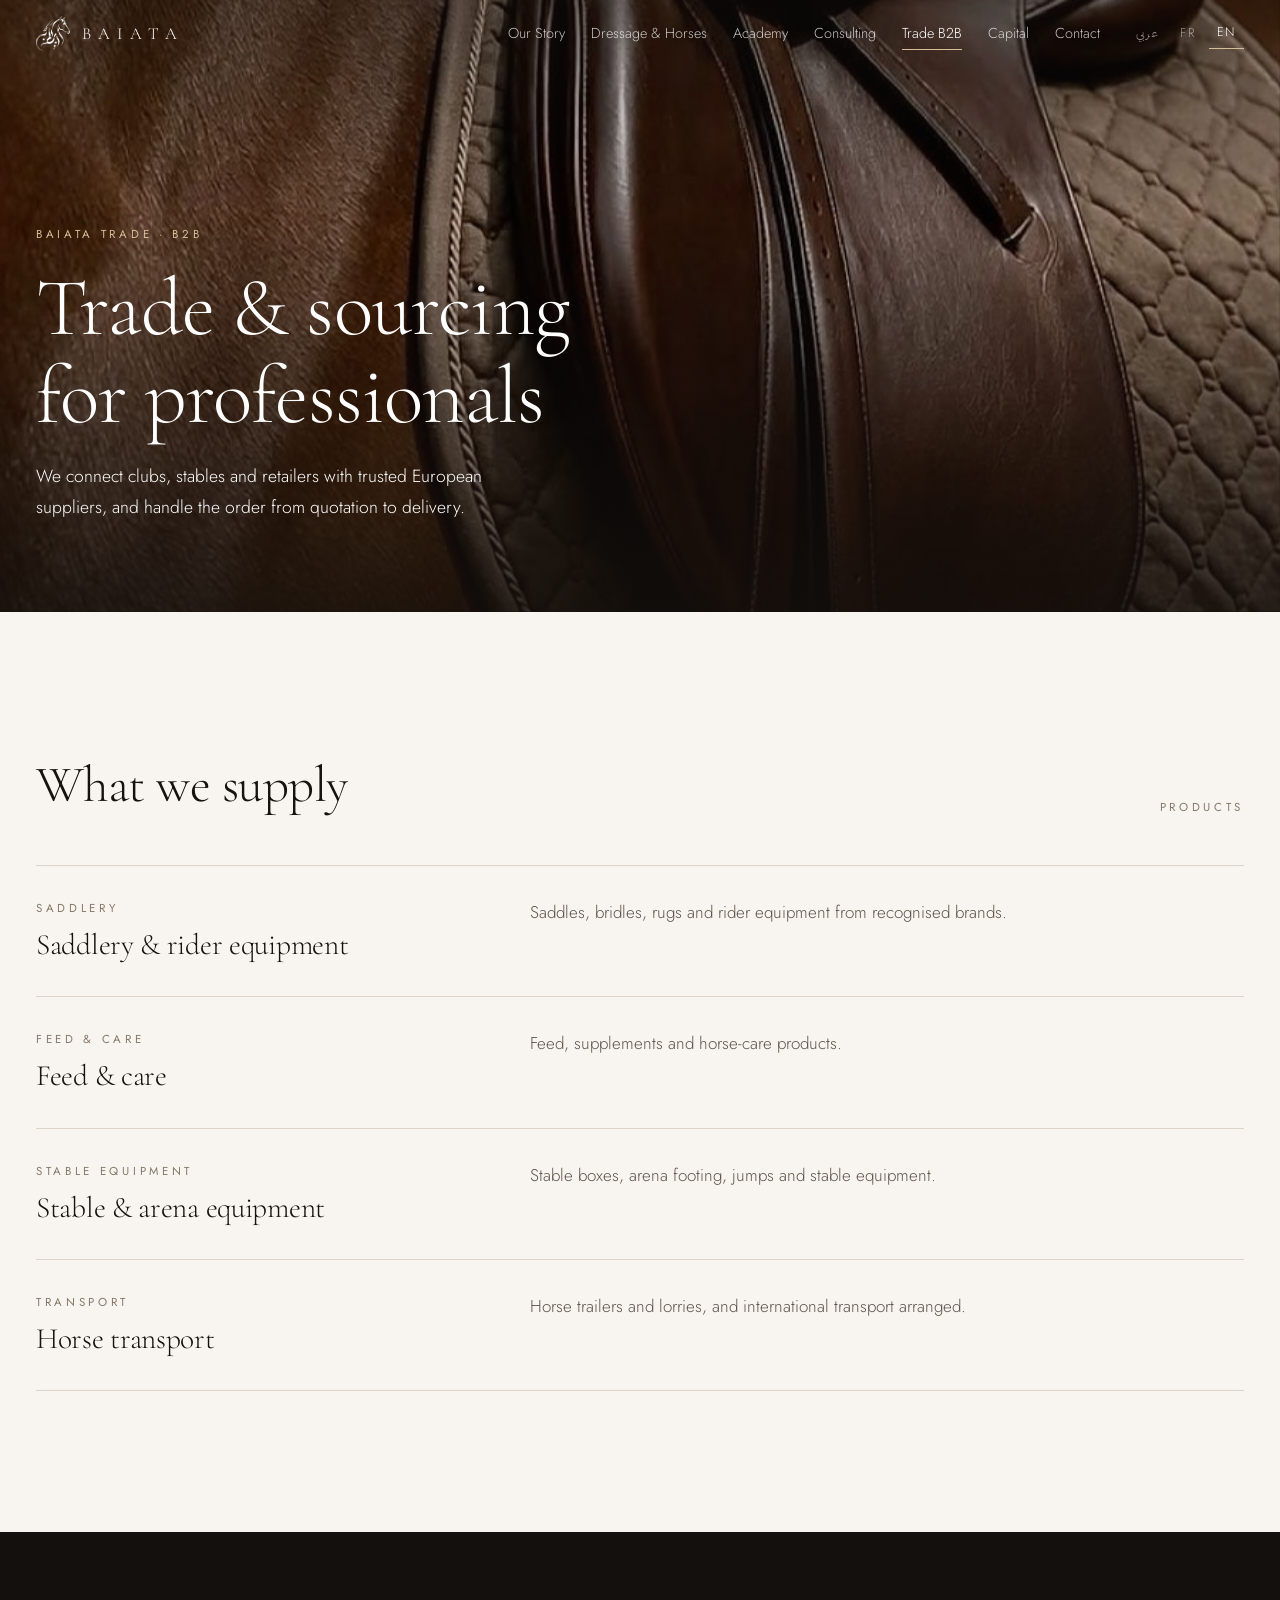
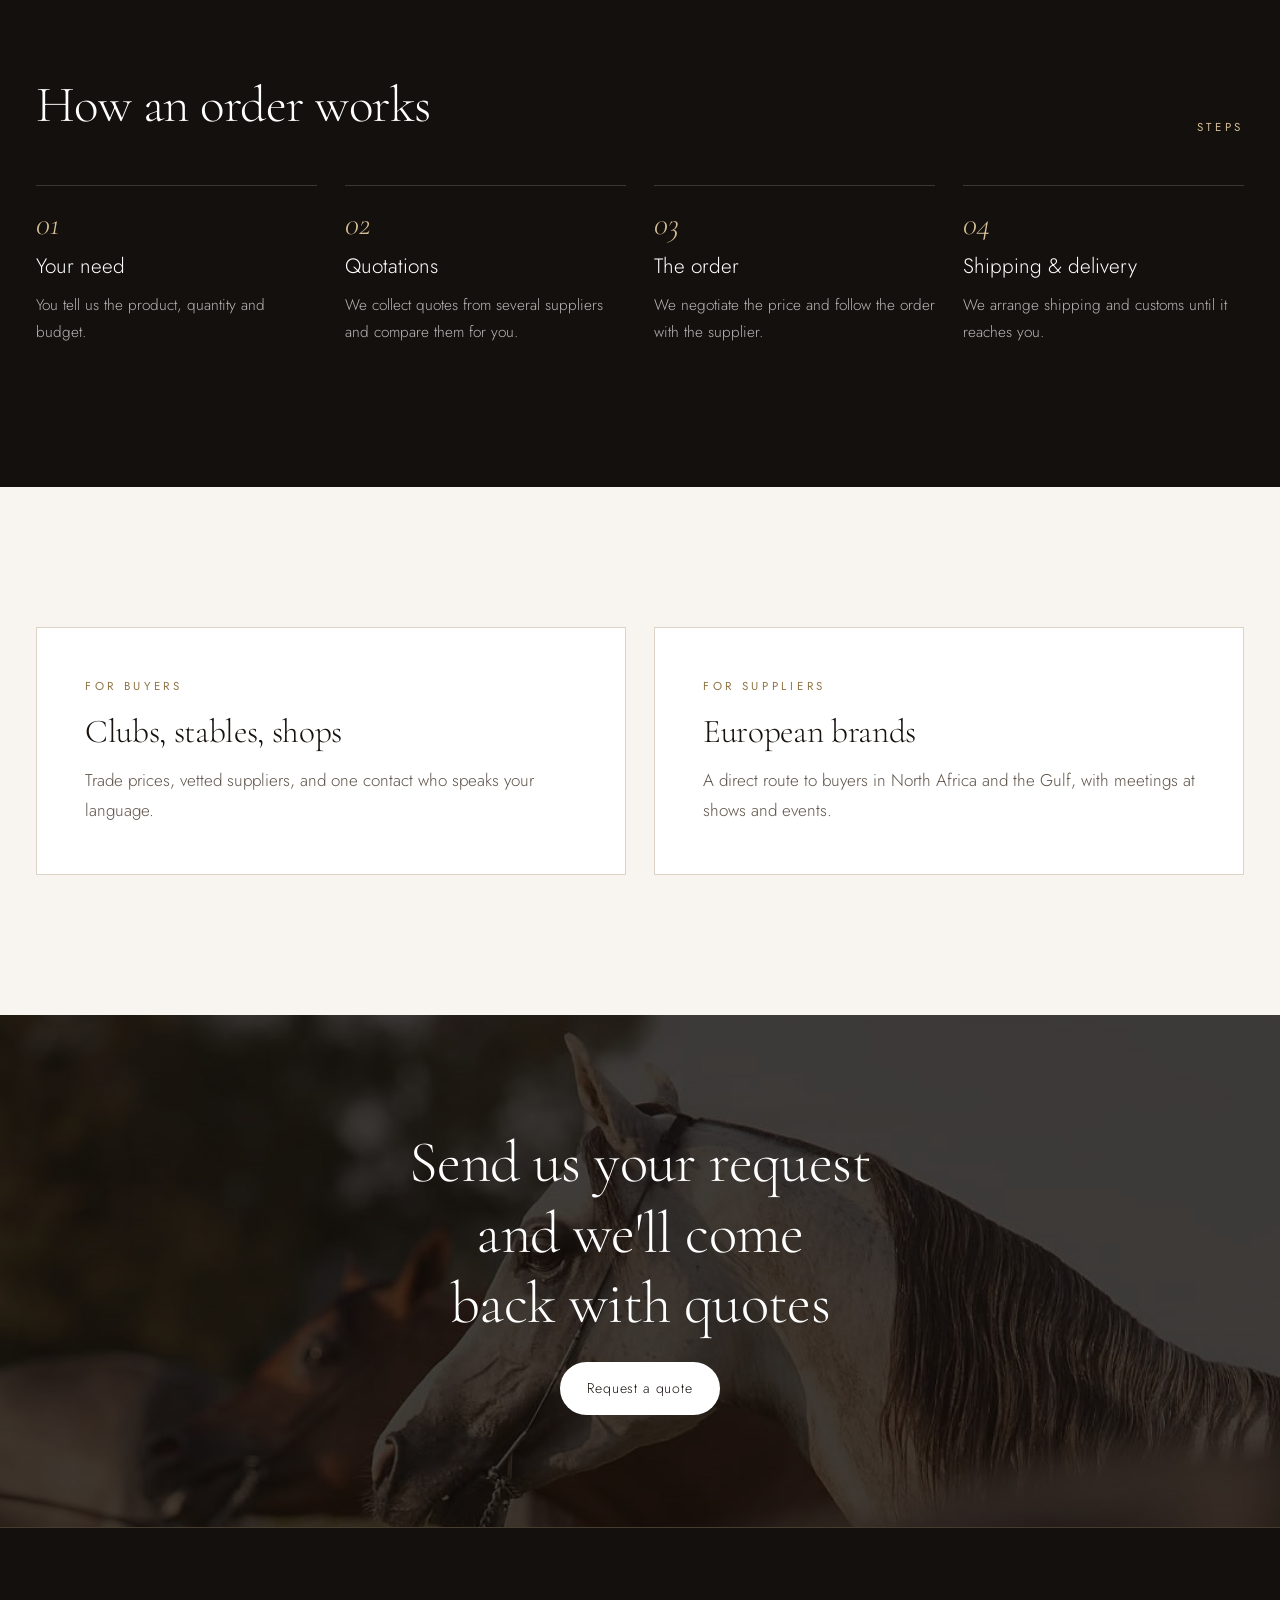
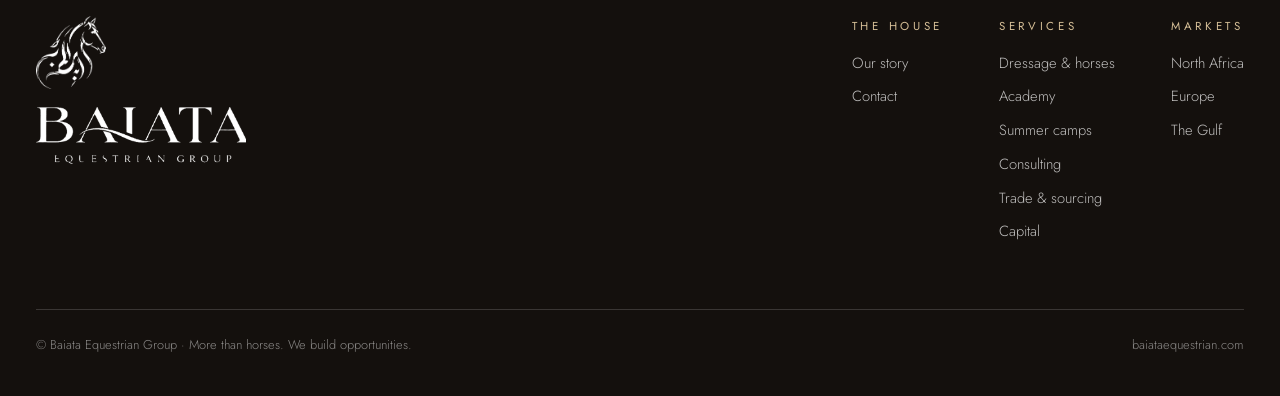
<file: trade.html>
<!doctype html>
<html lang="en" dir="ltr" data-lang="en">
<head>
<meta charset="utf-8">
<meta name="viewport" content="width=device-width, initial-scale=1, viewport-fit=cover">
<title>Baiata Trade</title>
<meta name="claude:viewport-fit-sides" content="cover">
<meta name="description" content="B2B equestrian trade: equipment, saddlery, feed and stable supplies sourced from trusted European suppliers.">
<link rel="preconnect" href="https://fonts.googleapis.com"><link rel="preconnect" href="https://fonts.gstatic.com" crossorigin><link rel="stylesheet" href="https://fonts.googleapis.com/css2?family=Cormorant+Garamond:ital,wght@0,300;0,400;1,300;1,400&family=Jost:wght@300;400&family=Noto+Kufi+Arabic:wght@200;300;400&family=IBM+Plex+Sans+Arabic:wght@300;400&family=Aref+Ruqaa:wght@400;700&family=Amiri:ital,wght@0,400;0,700;1,400&display=swap">
<link rel="stylesheet" href="css/style.css?v=8">
<meta property="og:title" content="Baiata Trade">
<meta property="og:description" content="B2B equestrian trade: equipment, saddlery, feed and stable supplies sourced from trusted European suppliers.">

<meta property="og:type" content="website">
<meta property="og:site_name" content="Baiata Equestrian Group">
<meta property="og:image" content="https://baiataequestrian.com/assets/og.jpg?v=2">
<meta property="og:image:secure_url" content="https://baiataequestrian.com/assets/og.jpg?v=2">
<meta property="og:image:type" content="image/jpeg">
<meta property="og:image:width" content="1200">
<meta property="og:image:height" content="630">
<meta property="og:image:alt" content="Baiata Equestrian Group">
<meta name="twitter:card" content="summary_large_image">
<meta name="twitter:image" content="https://baiataequestrian.com/assets/og.jpg?v=2">
<link rel="canonical" href="https://baiataequestrian.com/trade.html">
<link rel="icon" type="image/png" href="assets/favicon.png">
<link rel="apple-touch-icon" href="assets/apple-touch-icon.png">
</head>
<body>
<header class="top" id="top-bar">
  <div class="wrap">
    <div class="bar">
      <a class="home" href="index.html" aria-label="Baiata, home"><img src="assets/mark.png" alt="" width="684" height="712"><span>BAIATA</span></a>
      <nav aria-label="Main"><a href="history.html"><span lang="ar">قصتنا</span><span lang="fr">Notre histoire</span><span lang="en">Our Story</span></a><a href="horses.html"><span lang="ar">الترويض والخيول</span><span lang="fr">Dressage &amp; chevaux</span><span lang="en">Dressage & Horses</span></a><a href="academy.html"><span lang="ar">الأكاديمية</span><span lang="fr">Académie</span><span lang="en">Academy</span></a><a href="consulting.html"><span lang="ar">الخدمات الاستشارية</span><span lang="fr">Conseil</span><span lang="en">Consulting</span></a><a href="trade.html" aria-current="page"><span lang="ar">التجارة والتوريد</span><span lang="fr">Négoce B2B</span><span lang="en">Trade B2B</span></a><a href="capital.html"><span lang="ar">الاستثمار</span><span lang="fr">Investissement</span><span lang="en">Capital</span></a><a href="index.html#contact"><span lang="ar">تواصل معنا</span><span lang="fr">Contact</span><span lang="en">Contact</span></a></nav>
      <div class="lang" role="group" aria-label="Language">
        <button id="btn-ar" type="button" data-set="ar" aria-pressed="false">عربي</button>
        <button id="btn-fr" type="button" data-set="fr" aria-pressed="false">FR</button>
        <button id="btn-en" type="button" data-set="en" aria-pressed="true">EN</button>
      </div>
      <button class="menu-btn" id="menu-btn" type="button" aria-label="Menu" aria-expanded="false"><span></span></button>
    </div>
    <nav class="drawer" aria-label="Mobile"><a href="history.html"><span lang="ar">قصتنا</span><span lang="fr">Notre histoire</span><span lang="en">Our Story</span></a><a href="horses.html"><span lang="ar">الترويض والخيول</span><span lang="fr">Dressage &amp; chevaux</span><span lang="en">Dressage & Horses</span></a><a href="academy.html"><span lang="ar">الأكاديمية</span><span lang="fr">Académie</span><span lang="en">Academy</span></a><a href="consulting.html"><span lang="ar">الخدمات الاستشارية</span><span lang="fr">Conseil</span><span lang="en">Consulting</span></a><a href="trade.html" aria-current="page"><span lang="ar">التجارة والتوريد</span><span lang="fr">Négoce B2B</span><span lang="en">Trade B2B</span></a><a href="capital.html"><span lang="ar">الاستثمار</span><span lang="fr">Investissement</span><span lang="en">Capital</span></a><a href="index.html#contact"><span lang="ar">تواصل معنا</span><span lang="fr">Contact</span><span lang="en">Contact</span></a></nav>
  </div>
</header>
<main>
<section class="photo page-hero">
  <div class="bg"><img src="assets/h2.jpg" alt="" style="object-position:50% 50%" fetchpriority="high"></div>
  <div class="wrap">
    <span class="label">Baiata Trade · B2B</span>
    <h1 class="display"><span lang="ar">التجارة والتوريد للمختصين</span><span lang="fr">Négoce &amp; approvisionnement pour les professionnels</span><span lang="en">Trade &amp; sourcing for professionals</span></h1>
    <p><span lang="ar">نربط الأندية والإسطبلات ومتاجر الفروسية بموردين أوروبيين موثوقين، ونتولى الطلبية من عرض السعر حتى التسليم.</span><span lang="fr">Nous mettons en relation clubs, écuries et selleries avec des fournisseurs européens de confiance, et gérons la commande du devis à la livraison.</span><span lang="en">We connect clubs, stables and retailers with trusted European suppliers, and handle the order from quotation to delivery.</span></p>
  </div>
</section>

<section>
  <div class="wrap">
    <div class="sec-head"><h2 class="display"><span lang="ar">ما نوفّره</span><span lang="fr">Ce que nous fournissons</span><span lang="en">What we supply</span></h2><span class="label"><span lang="ar">المنتجات</span><span lang="fr">Produits</span><span lang="en">Products</span></span></div>
    <div class="rows">
      <div class="row reveal"><div><span class="label">Saddlery</span><h3 class="display"><span lang="ar">السروج وعُدّة الفارس</span><span lang="fr">Sellerie &amp; équipement du cavalier</span><span lang="en">Saddlery &amp; rider equipment</span></h3></div><p><span lang="ar">السروج، واللُّجُم، والجِلال، وعُدّة الفارس من علامات تجارية معتمدة.</span><span lang="fr">Selles, brides, couvertures et équipement du cavalier de marques reconnues.</span><span lang="en">Saddles, bridles, rugs and rider equipment from recognised brands.</span></p></div>
      <div class="row reveal"><div><span class="label">Feed &amp; care</span><h3 class="display"><span lang="ar">الأعلاف والعناية</span><span lang="fr">Alimentation &amp; soins</span><span lang="en">Feed &amp; care</span></h3></div><p><span lang="ar">الأعلاف، والمكمّلات الغذائية، ومستحضرات العناية بالخيل.</span><span lang="fr">Aliments, compléments et produits de soin pour chevaux.</span><span lang="en">Feed, supplements and horse-care products.</span></p></div>
      <div class="row reveal"><div><span class="label">Stable equipment</span><h3 class="display"><span lang="ar">تجهيز الإسطبلات والميادين</span><span lang="fr">Équipement d'écurie &amp; de carrière</span><span lang="en">Stable &amp; arena equipment</span></h3></div><p><span lang="ar">البوكسات، وأرضيات الميادين، وحواجز القفز، وتجهيزات الإسطبل.</span><span lang="fr">Boxes, sols de carrière, obstacles et équipement d'écurie.</span><span lang="en">Stable boxes, arena footing, jumps and stable equipment.</span></p></div>
      <div class="row reveal"><div><span class="label">Transport</span><h3 class="display"><span lang="ar">نقل الخيول</span><span lang="fr">Transport de chevaux</span><span lang="en">Horse transport</span></h3></div><p><span lang="ar">عربات وشاحنات نقل الخيل، وترتيب النقل الدولي.</span><span lang="fr">Vans et camions, et organisation du transport international.</span><span lang="en">Horse trailers and lorries, and international transport arranged.</span></p></div>
    </div>
  </div>
</section>

<section class="on-dark">
  <div class="wrap">
    <div class="sec-head"><h2 class="display"><span lang="ar">آلية الطلب</span><span lang="fr">Comment se passe une commande</span><span lang="en">How an order works</span></h2><span class="label"><span lang="ar">المراحل</span><span lang="fr">Étapes</span><span lang="en">Steps</span></span></div>
    <div class="steps">
      <div class="step reveal"><h3><span lang="ar">احتياجك</span><span lang="fr">Votre besoin</span><span lang="en">Your need</span></h3><p><span lang="ar">تزوّدنا بالمنتج والكمية والميزانية.</span><span lang="fr">Vous nous indiquez le produit, la quantité et le budget.</span><span lang="en">You tell us the product, quantity and budget.</span></p></div>
      <div class="step reveal"><h3><span lang="ar">عروض الأسعار</span><span lang="fr">Devis</span><span lang="en">Quotations</span></h3><p><span lang="ar">نجمع عروضاً من عدة موردين ونقارنها لكم.</span><span lang="fr">Nous recueillons plusieurs devis et les comparons pour vous.</span><span lang="en">We collect quotes from several suppliers and compare them for you.</span></p></div>
      <div class="step reveal"><h3><span lang="ar">الطلبية</span><span lang="fr">La commande</span><span lang="en">The order</span></h3><p><span lang="ar">نتفاوض على السعر ونتابع الطلبية مع المورد.</span><span lang="fr">Nous négocions le prix et suivons la commande avec le fournisseur.</span><span lang="en">We negotiate the price and follow the order with the supplier.</span></p></div>
      <div class="step reveal"><h3><span lang="ar">الشحن والتسليم</span><span lang="fr">Expédition &amp; livraison</span><span lang="en">Shipping &amp; delivery</span></h3><p><span lang="ar">ننسّق الشحن والتخليص الجمركي حتى وصول الطلبية.</span><span lang="fr">Nous organisons l'expédition et le dédouanement jusqu'à la livraison.</span><span lang="en">We arrange shipping and customs until it reaches you.</span></p></div>
    </div>
  </div>
</section>

<section>
  <div class="wrap duo">
    <article class="reveal"><span class="label"><span lang="ar">للمشترين</span><span lang="fr">Pour les acheteurs</span><span lang="en">For buyers</span></span><h3 class="display"><span lang="ar">الأندية، والإسطبلات، ومتاجر الفروسية</span><span lang="fr">Clubs, écuries, selleries</span><span lang="en">Clubs, stables, shops</span></h3><p><span lang="ar">أسعار مخصصة للمختصين، وموردون موثوقون، وجهة تواصل واحدة تتحدث لغتك.</span><span lang="fr">Prix professionnels, fournisseurs vérifiés et un interlocuteur unique qui parle votre langue.</span><span lang="en">Trade prices, vetted suppliers, and one contact who speaks your language.</span></p></article>
    <article class="reveal"><span class="label"><span lang="ar">للموردين</span><span lang="fr">Pour les fournisseurs</span><span lang="en">For suppliers</span></span><h3 class="display"><span lang="ar">العلامات الأوروبية</span><span lang="fr">Marques européennes</span><span lang="en">European brands</span></h3><p><span lang="ar">قناة مباشرة نحو المشترين في شمال أفريقيا والخليج العربي، مع لقاءات في المعارض والفعاليات.</span><span lang="fr">Un accès direct aux acheteurs d'Afrique du Nord et du Golfe, avec des rencontres lors des salons et événements.</span><span lang="en">A direct route to buyers in North Africa and the Gulf, with meetings at shows and events.</span></p></article>
  </div>
</section>

<section class="photo cta-band parallax">
  <div class="bg"><img src="assets/band.jpg" alt=""></div>
  <div class="wrap">
    <h2 class="display"><span lang="ar">أرسل طلبك وسنوافيك بعروض الأسعار</span><span lang="fr">Envoyez votre demande, nous revenons vers vous avec des devis</span><span lang="en">Send us your request and we'll come back with quotes</span></h2>
    <a class="pill fill" href="index.html#contact"><span lang="ar">اطلب عرض سعر</span><span lang="fr">Demander un devis</span><span lang="en">Request a quote</span></a>
  </div>
</section>
</main>
<footer>
  <div class="wrap">
    <div class="grid">
      <a class="brand" href="index.html" aria-label="Baiata, home"><img class="m" src="assets/mark.png" alt="" width="684" height="712"><img class="w" src="assets/wordmark.png" alt="Baiata Equestrian Group" width="1306" height="352"></a>
      <div class="cols">
        <div><span class="label"><span lang="ar">الدار</span><span lang="fr">La Maison</span><span lang="en">The House</span></span><a href="history.html"><span lang="ar">قصتنا</span><span lang="fr">Notre histoire</span><span lang="en">Our story</span></a><a href="index.html#contact"><span lang="ar">تواصل معنا</span><span lang="fr">Contact</span><span lang="en">Contact</span></a></div>
        <div><span class="label"><span lang="ar">خدماتنا</span><span lang="fr">Services</span><span lang="en">Services</span></span><a href="horses.html"><span lang="ar">الترويض والخيول</span><span lang="fr">Dressage &amp; chevaux</span><span lang="en">Dressage &amp; horses</span></a><a href="academy.html"><span lang="ar">الأكاديمية</span><span lang="fr">Académie</span><span lang="en">Academy</span></a><a href="academy.html#summer-camps"><span lang="ar">المعسكرات الصيفية</span><span lang="fr">Stages d'été</span><span lang="en">Summer camps</span></a><a href="consulting.html"><span lang="ar">الخدمات الاستشارية</span><span lang="fr">Conseil</span><span lang="en">Consulting</span></a><a href="trade.html"><span lang="ar">التجارة والتوريد</span><span lang="fr">Négoce &amp; approvisionnement</span><span lang="en">Trade &amp; sourcing</span></a><a href="capital.html"><span lang="ar">الاستثمار</span><span lang="fr">Investissement</span><span lang="en">Capital</span></a></div>
        <div><span class="label"><span lang="ar">الأسواق</span><span lang="fr">Marchés</span><span lang="en">Markets</span></span><span style="color:rgba(255,255,255,.72)"><span lang="ar">شمال أفريقيا</span><span lang="fr">Afrique du Nord</span><span lang="en">North Africa</span></span><span style="color:rgba(255,255,255,.72)"><span lang="ar">أوروبا</span><span lang="fr">Europe</span><span lang="en">Europe</span></span><span style="color:rgba(255,255,255,.72)"><span lang="ar">الخليج العربي</span><span lang="fr">Le Golfe</span><span lang="en">The Gulf</span></span></div>
      </div>
    </div>
    <div class="base"><small>© Baiata Equestrian Group · <span lang="en">More than horses. We build opportunities.</span><span lang="fr">Plus que des chevaux. Nous créons des opportunités.</span><span lang="ar">أكثر من خيل.. نصنع الفرص.</span></small><small>baiataequestrian.com</small></div>
  </div>
</footer>
<script src="js/main.js?v=8"></script>
</body>
</html>
</file>
<file: css/style.css>
/* Baiata Equestrian Group — shared styles
   Layout: Parisian-house rhythm. Full-bleed photographs carry white type;
   quiet paper sections carry the reading. One gold hairline, no ornaments. */
:root{
  --night:#14100D; --night-2:#1E1713; --hair-dark:rgba(255,255,255,.16);
  --paper:#F8F5F0; --paper-2:#EEE8DF; --ink:#18120E; --stone:#857868; --text-2:#5E544A; --hair:#DDD4C7;
  --gold:#D6BF97; --gold-ink:#8F7445; --white:#FFFFFF;
  --serif:"Cormorant Garamond","Didot","Times New Roman",serif;
  --kufi:"Noto Kufi Arabic","Geeza Pro","Segoe UI",sans-serif;
  --sans:"Jost","IBM Plex Sans Arabic",system-ui,"Segoe UI",sans-serif;
  --ar-body:"IBM Plex Sans Arabic","Jost",system-ui,sans-serif;
  --ease:cubic-bezier(.2,.7,.2,1);
  color-scheme:light;
}
*{box-sizing:border-box}
html{scroll-behavior:smooth}
body{margin:0;background:var(--paper);color:var(--ink);font-family:var(--sans);font-weight:300;font-size:17px;line-height:1.75;-webkit-font-smoothing:antialiased}
html[data-lang="ar"] body{font-family:var(--ar-body)}
html[data-lang="ar"] [lang="en"],html[data-lang="ar"] [lang="fr"],html[data-lang="en"] [lang="ar"],html[data-lang="en"] [lang="fr"],html[data-lang="fr"] [lang="ar"],html[data-lang="fr"] [lang="en"]{display:none!important}
h1,h2,h3,p{margin:0}
h1,h2,h3{font-weight:300;text-wrap:balance}
html[data-lang="en"] .display,html[data-lang="fr"] .display{font-family:var(--serif);font-weight:300;letter-spacing:-.01em}
html[data-lang="ar"] .display{font-family:var(--kufi);font-weight:200}
a{color:inherit}
img{display:block;max-width:100%;height:auto}
:focus-visible{outline:1px solid var(--gold);outline-offset:4px}
.wrap{max-width:1240px;margin-inline:auto;padding-left:max(16px,env(safe-area-inset-left,0px));padding-right:max(16px,env(safe-area-inset-right,0px))}
.label{font-family:"Jost",var(--sans);font-size:.72rem;font-weight:400;letter-spacing:.32em;text-transform:uppercase}
html[data-lang="ar"] .label [lang="ar"]{letter-spacing:.02em;font-family:var(--ar-body);font-size:.88rem;text-transform:none}
section{padding-block:clamp(80px,11vw,150px)}
.muted{color:var(--text-2)}

/* ---------- header ---------- */
body::before{content:"";position:fixed;inset:0 0 auto;height:env(safe-area-inset-top,0px);z-index:30;background:var(--night)}
.top{position:fixed;inset-inline:0;top:env(safe-area-inset-top,0px);z-index:20;color:var(--white);transition:background .5s,backdrop-filter .5s}
.top.solid,.top.open{background:rgba(20,16,13,.86);backdrop-filter:blur(14px);-webkit-backdrop-filter:blur(14px)}
.top .bar{display:flex;align-items:center;gap:28px;padding-block:16px;transition:padding .4s}
.top.solid .bar{padding-block:10px}
.home{display:flex;align-items:center;gap:12px;text-decoration:none}
.home img{width:34px}
.home span{font-family:var(--serif);font-size:1.05rem;letter-spacing:.42em;direction:ltr}
.top nav{display:flex;gap:26px;margin-inline-start:auto;font-size:.9rem}
.top nav a{text-decoration:none;opacity:.75;transition:opacity .25s;position:relative;white-space:nowrap}
.top nav a:hover,.top nav a[aria-current="page"]{opacity:1}
.top nav a::after{content:"";position:absolute;inset-inline:0;bottom:-4px;height:1px;background:var(--gold);transform:scaleX(0);transition:transform .35s var(--ease)}
.top nav a:hover::after,.top nav a[aria-current="page"]::after{transform:scaleX(1)}
.lang{display:flex;gap:4px;font-size:.78rem;letter-spacing:.14em;flex:none}
.lang button{all:unset;cursor:pointer;padding:4px 8px;opacity:.55;transition:opacity .2s}
.lang button[aria-pressed="true"]{opacity:1;border-bottom:1px solid var(--gold)}
.lang button:focus-visible,.menu-btn:focus-visible{outline:1px solid var(--gold)}
.menu-btn{all:unset;cursor:pointer;display:none;width:36px;height:36px;place-items:center}
.menu-btn span{display:block;width:22px;height:1px;background:currentColor;box-shadow:0 7px 0 currentColor,0 -7px 0 currentColor}
.top nav.drawer{display:none}
@media (max-width:980px){
  .top nav{display:none}
  .lang{margin-inline-start:auto}
  .menu-btn{display:grid}
  .top.open nav.drawer{display:grid;gap:4px;padding-block:8px 28px;border-top:1px solid var(--hair-dark)}
  .drawer a{text-decoration:none;font-size:1.25rem;padding-block:10px;border-bottom:1px solid var(--hair-dark)}
}

/* ---------- buttons & links ---------- */
.pill{display:inline-flex;align-items:center;gap:10px;padding:13px 26px;border:1px solid rgba(255,255,255,.8);border-radius:999px;text-decoration:none;font-size:.88rem;letter-spacing:.06em;color:var(--white);transition:background .3s,color .3s,border-color .3s}
.pill:hover{background:var(--white);color:var(--ink)}
.pill.fill{background:var(--white);color:var(--ink)}
.pill.fill:hover{background:var(--gold);border-color:var(--gold)}
.pill.dark{border-color:var(--ink);color:var(--ink)}
.pill.dark:hover{background:var(--ink);color:var(--white)}
.more{display:inline-flex;align-items:center;gap:12px;text-decoration:none;font-size:.95rem;padding-bottom:6px;border-bottom:1px solid currentColor;transition:gap .3s var(--ease)}
.more:hover{gap:20px}
.more svg{flex:none}
html[dir="rtl"] .more svg,html[dir="rtl"] .arrow svg{transform:scaleX(-1)}

/* ---------- motion ---------- */
@keyframes rise{from{opacity:0;transform:translateY(18px)}to{opacity:1;transform:none}}
@keyframes drift{from{transform:scale(1.12)}to{transform:scale(1)}}
@supports (animation-timeline: view()){
  .reveal{animation:up linear both;animation-timeline:view();animation-range:entry 0% cover 26%}
  @keyframes up{from{opacity:.25;transform:translateY(36px)}to{opacity:1;transform:none}}
  .parallax .bg img{animation:par linear both;animation-timeline:view();animation-range:cover}
  @keyframes par{from{transform:translateY(-7%) scale(1.14)}to{transform:translateY(7%) scale(1.14)}}
}
@media (prefers-reduced-motion:reduce){html{scroll-behavior:auto}*,*::before,*::after{animation:none!important;transition:none!important}}

/* ---------- photographic blocks (white type) ---------- */
.photo{position:relative;overflow:hidden;isolation:isolate;color:var(--white);background:var(--night)}
.photo .bg{position:absolute;inset:0;z-index:-2;overflow:hidden}
.photo .bg img{width:100%;height:100%;object-fit:cover}
.photo::after{content:"";position:absolute;inset:0;z-index:-1;background:linear-gradient(180deg,rgba(20,16,13,.45),rgba(20,16,13,.1) 35%,rgba(20,16,13,.82))}

/* home hero */
.hero{min-height:clamp(600px,92svh,940px);display:grid;place-items:center;padding-block:0}
.hero .bg img{object-position:55% 42%;animation:drift 18s ease-out both}
.hero::after{background:radial-gradient(ellipse at 50% 45%,rgba(20,16,13,.15),rgba(20,16,13,.72) 75%),linear-gradient(180deg,rgba(20,16,13,.55),rgba(20,16,13,0) 30%,rgba(20,16,13,0) 60%,rgba(20,16,13,.85))}
.hero-in{display:grid;justify-items:center;gap:26px;text-align:center;padding-block:120px 96px;padding-inline:16px}
.hero .mark{width:clamp(110px,14vw,150px);animation:rise 1.4s .2s var(--ease) both}
.hero .word{width:clamp(260px,46vw,560px);animation:rise 1.4s .45s var(--ease) both}
.tagline{direction:ltr;display:flex;gap:clamp(10px,2vw,18px);align-items:center;flex-wrap:wrap;justify-content:center;animation:rise 1.4s .7s var(--ease) both}
.tagline i{width:clamp(14px,3vw,28px);height:1px;background:var(--gold);display:block}
.hero .lead{max-width:34ch;font-size:1.15rem;opacity:.92;animation:rise 1.4s .85s var(--ease) both}
html[data-lang="ar"] .hero .lead{font-family:var(--kufi);font-weight:300;font-size:1.05rem;line-height:2}
.ctas{display:flex;gap:12px;flex-wrap:wrap;justify-content:center;animation:rise 1.4s 1s var(--ease) both}
.cue{position:absolute;bottom:28px;inset-inline:0;margin:auto;width:1px;height:54px;background:linear-gradient(var(--white),transparent);opacity:.6;animation:cue 2.4s ease-in-out infinite}
@keyframes cue{0%,100%{transform:scaleY(.4);transform-origin:top}50%{transform:scaleY(1);transform-origin:top}}

/* inner page hero */
.page-hero{min-height:clamp(440px,68svh,700px);display:flex;align-items:flex-end;padding-block:0}
.page-hero .bg img{animation:drift 16s ease-out both}
.page-hero .wrap{width:100%;padding-block:150px clamp(48px,7vw,90px);display:grid;gap:20px}
.page-hero .label{color:var(--gold);animation:rise 1.2s .1s var(--ease) both}
.page-hero h1{font-size:clamp(2.6rem,6.4vw,5.4rem);line-height:1.08;max-width:15ch;animation:rise 1.2s .25s var(--ease) both}
html[data-lang="ar"] .page-hero h1{line-height:1.5}
.page-hero p{max-width:52ch;font-size:1.1rem;opacity:.88;animation:rise 1.2s .4s var(--ease) both}

/* full band */
.band{min-height:clamp(460px,60vw,700px);display:flex;align-items:flex-end;padding-block:0}
.band::after{background:linear-gradient(180deg,rgba(20,16,13,.05) 20%,rgba(20,16,13,.8) 92%)}
.band .wrap{width:100%;padding-block:clamp(48px,7vw,96px);display:grid;gap:22px;justify-items:start}
.band h2{font-size:clamp(2.2rem,5vw,4.2rem);line-height:1.12;max-width:16ch}
html[data-lang="ar"] .band h2{line-height:1.6}
.band p{max-width:46ch;opacity:.88}
.chips{display:flex;flex-wrap:wrap;gap:10px}
.chips span{padding:9px 20px;border:1px solid rgba(255,255,255,.7);border-radius:999px;font-size:.92rem}
.chips.dark span{border-color:var(--hair);color:var(--ink)}

/* ---------- home: intro ---------- */
.intro .grid{display:grid;grid-template-columns:minmax(0,1fr) minmax(0,2.2fr);gap:clamp(32px,6vw,96px)}
.intro .label{color:var(--stone);padding-top:14px}
.intro .display{font-size:clamp(1.9rem,3.6vw,3.1rem);line-height:1.3}
html[data-lang="ar"] .intro .display{font-size:clamp(1.5rem,2.8vw,2.3rem);line-height:1.9}
.intro .foot{margin-top:40px;display:flex;align-items:center;justify-content:space-between;gap:24px;flex-wrap:wrap}
.sign{display:flex;align-items:center;gap:16px;color:var(--stone);font-size:.95rem}
.sign::before{content:"";width:48px;height:1px;background:var(--gold)}
@media (max-width:760px){.intro .grid{grid-template-columns:1fr;gap:20px}}

/* ---------- split (image + text) ---------- */
.split{display:grid;grid-template-columns:minmax(0,1fr) minmax(0,1fr);min-height:clamp(520px,58vw,760px);padding-block:0}
.split figure{margin:0;position:relative;overflow:hidden;min-height:340px;background:var(--paper-2)}
.split figure img{position:absolute;inset:0;width:100%;height:100%;object-fit:cover;transition:transform 1.6s var(--ease)}
.split:hover figure img{transform:scale(1.04)}
.split .txt{display:grid;align-content:center;gap:22px;padding:clamp(40px,7vw,110px) max(16px,6vw)}
.split .txt .label{color:var(--stone)}
.split .txt h2{font-size:clamp(2rem,3.8vw,3.3rem);line-height:1.15}
html[data-lang="ar"] .split .txt h2{line-height:1.6}
.split .txt p{color:var(--text-2);max-width:44ch}
.split.flip figure{order:2}
.split.dark{background:var(--night);color:var(--white)}
.split.dark .txt .label{color:var(--gold)}
.split.dark .txt p{color:rgba(255,255,255,.72)}
.split.dark .chips.dark span{border-color:var(--hair-dark);color:var(--white)}
@media (max-width:860px){.split{grid-template-columns:1fr}.split figure{min-height:min(110vw,520px)}.split.flip figure{order:0}}

/* ---------- bridge ---------- */
.bridge{background:var(--night);color:var(--white)}
.bridge .label{color:var(--gold)}
.bridge h2{font-size:clamp(2rem,4.2vw,3.4rem);margin-top:18px;max-width:20ch;line-height:1.2}
html[data-lang="ar"] .bridge h2{line-height:1.7}
.route{margin-top:72px;position:relative}
.route svg{position:absolute;inset-inline:0;top:22px;width:100%;height:24px;overflow:visible}
.route path{stroke:var(--gold);stroke-width:1;fill:none;stroke-dasharray:6 8}
.stops{display:grid;grid-template-columns:repeat(3,minmax(0,1fr));gap:32px;position:relative}
.stop{display:grid;gap:14px;align-content:start}
.stop .dot{width:14px;height:14px;border-radius:50%;background:var(--night);border:1px solid var(--gold);margin-top:27px;box-shadow:0 0 0 6px var(--night)}
.stop h3{font-size:clamp(1.7rem,3vw,2.6rem);line-height:1.2}
.stop .label{color:rgba(255,255,255,.55)}
.stop p{color:rgba(255,255,255,.72);max-width:32ch}
@media (max-width:760px){.stops{grid-template-columns:1fr;gap:40px}.route svg{display:none}.stop .dot{margin-top:0}}

/* ---------- generic content blocks ---------- */
.lead-block{display:grid;grid-template-columns:minmax(0,1fr) minmax(0,2fr);gap:clamp(32px,6vw,96px)}
.lead-block .label{color:var(--stone);padding-top:12px}
.lead-block .display{font-size:clamp(1.7rem,3.2vw,2.7rem);line-height:1.35}
html[data-lang="ar"] .lead-block .display{line-height:1.9;font-size:clamp(1.4rem,2.6vw,2.1rem)}
.lead-block .body{display:grid;gap:22px}
.lead-block .body p.muted{max-width:62ch}
@media (max-width:760px){.lead-block{grid-template-columns:1fr;gap:18px}}

.sec-head{display:flex;justify-content:space-between;align-items:end;gap:24px;margin-bottom:48px;flex-wrap:wrap}
.sec-head h2{font-size:clamp(2rem,4vw,3.2rem);line-height:1.25}
.sec-head .label{color:var(--stone)}
.on-dark .sec-head .label{color:var(--gold)}

.rows{display:grid}
.row{display:grid;grid-template-columns:minmax(0,1fr) minmax(0,1.6fr);gap:24px 48px;padding-block:32px;border-top:1px solid var(--hair)}
.row:last-child{border-bottom:1px solid var(--hair)}
.row h3{font-size:clamp(1.4rem,2.3vw,1.9rem);line-height:1.3}
.row p{color:var(--text-2);max-width:56ch}
.row .label{color:var(--stone);display:block;margin-bottom:8px}
@media (max-width:760px){.row{grid-template-columns:1fr;gap:10px}}

.steps{display:grid;grid-template-columns:repeat(4,minmax(0,1fr));gap:28px;counter-reset:s}
.step{display:grid;gap:12px;align-content:start;padding-top:22px;border-top:1px solid var(--hair);counter-increment:s}
.step::before{content:counter(s,decimal-leading-zero);font-family:var(--serif);font-style:italic;font-size:2rem;line-height:1;color:var(--gold-ink);direction:ltr}
.step h3{font-size:1.3rem;line-height:1.35}
.step p{color:var(--text-2);font-size:.96rem}
.on-dark .step{border-top-color:var(--hair-dark)}
.on-dark .step::before{color:var(--gold)}
.on-dark .step p{color:rgba(255,255,255,.7)}
@media (max-width:900px){.steps{grid-template-columns:repeat(2,minmax(0,1fr))}}
@media (max-width:520px){.steps{grid-template-columns:1fr}}

.duo{display:grid;grid-template-columns:repeat(2,minmax(0,1fr));gap:28px}
.duo article{border:1px solid var(--hair);padding:clamp(28px,4vw,48px);display:grid;gap:14px;align-content:start;background:var(--white)}
.duo article .label{color:var(--gold-ink)}
.duo article h3{font-size:clamp(1.6rem,2.6vw,2.2rem);line-height:1.25}
.duo article p{color:var(--text-2)}
.duo ul{margin:6px 0 0;padding-inline-start:18px;color:var(--text-2);display:grid;gap:6px}
@media (max-width:760px){.duo{grid-template-columns:1fr}}

.on-dark{background:var(--night);color:var(--white)}
.on-dark .muted{color:rgba(255,255,255,.7)}

.quote{font-family:var(--serif);font-style:italic;font-size:clamp(1.8rem,3.6vw,3rem);line-height:1.3;max-width:28ch}
html[data-lang="ar"] .quote{font-family:var(--kufi);font-style:normal;font-weight:200;font-size:clamp(1.4rem,2.8vw,2.2rem);line-height:1.9}

.notice{border-inline-start:1px solid var(--gold);padding-inline-start:20px;color:var(--text-2);font-size:.92rem;max-width:70ch}

/* horses catalogue */
.cards{display:grid;grid-template-columns:repeat(3,minmax(0,1fr));gap:28px}
.card{display:grid;gap:20px;text-decoration:none;min-width:0}
.card figure{margin:0;aspect-ratio:4/5;max-width:100%;overflow:hidden;background:var(--paper-2)}
.card figure img{width:100%;height:100%;object-fit:cover;transition:transform 1.2s var(--ease)}
.card:hover figure img{transform:scale(1.06)}
.card .label{color:var(--stone)}
.card h3{font-family:var(--serif);font-size:1.9rem;line-height:1.1;margin-top:6px}
.spec{display:grid;grid-template-columns:repeat(4,minmax(0,1fr));gap:10px;border-top:1px solid var(--hair);padding-top:16px;margin:0}
.spec div{display:grid;gap:2px;min-width:0}
.spec dt{font-size:.72rem;color:var(--stone)}
.spec dd{margin:0;font-size:.95rem;font-variant-numeric:tabular-nums;direction:ltr;text-align:start;white-space:nowrap;overflow:hidden;text-overflow:ellipsis}
html[dir="rtl"] .spec dd{text-align:right}
.sample{display:inline-block;font-size:.82rem;color:var(--stone);border-bottom:1px solid var(--hair);padding-bottom:4px}
@media (max-width:900px){.cards{grid-template-columns:repeat(2,minmax(0,1fr))}}
@media (max-width:580px){.cards{grid-template-columns:1fr}}

/* history timeline */
.chapters{display:grid;gap:0}
.chapter{display:grid;grid-template-columns:minmax(0,1fr) minmax(0,2fr);gap:24px 64px;padding-block:56px;border-top:1px solid var(--hair)}
.chapter:last-child{border-bottom:1px solid var(--hair)}
.chapter .when{font-family:var(--serif);font-style:italic;font-size:clamp(2.2rem,4vw,3.4rem);line-height:1;color:var(--gold-ink)}
html[data-lang="ar"] .chapter .when{font-family:var(--kufi);font-style:normal;font-weight:200;font-size:clamp(1.6rem,3vw,2.4rem);line-height:1.5}
.chapter h3{font-size:clamp(1.5rem,2.4vw,2rem);line-height:1.35;margin-bottom:12px}
.chapter p{color:var(--text-2);max-width:60ch}
@media (max-width:760px){.chapter{grid-template-columns:1fr;gap:12px;padding-block:40px}}
.archive{margin:0;display:grid;gap:14px}
.archive .frame{aspect-ratio:4/3;max-width:100%;border:1px dashed #CDBFAE;display:grid;place-items:center;text-align:center;padding:24px;color:var(--stone);font-size:.95rem;background:var(--paper-2)}
.archive figcaption{font-size:.85rem;color:var(--stone)}
.values{display:grid;grid-template-columns:repeat(3,minmax(0,1fr));gap:32px}
.values div{display:grid;gap:10px;align-content:start}
.values h3{font-size:clamp(1.6rem,2.6vw,2.2rem);color:var(--gold)}
.values p{color:rgba(255,255,255,.72)}
@media (max-width:760px){.values{grid-template-columns:1fr}}

/* ---------- cta band ---------- */
.cta-band{min-height:clamp(380px,40vw,520px);display:grid;place-items:center;text-align:center;padding-block:0}
.cta-band::after{background:rgba(20,16,13,.6)}
.cta-band .wrap{display:grid;gap:22px;justify-items:center;padding-block:90px}
.cta-band h2{font-size:clamp(2rem,4.6vw,3.8rem);line-height:1.2;max-width:18ch}
html[data-lang="ar"] .cta-band h2{line-height:1.6}

/* ---------- enquiry ---------- */
.enquire .grid{display:grid;grid-template-columns:minmax(0,1fr) minmax(0,1.3fr);gap:clamp(40px,7vw,110px)}
.enquire .label{color:var(--stone)}
.enquire h2{font-size:clamp(2.2rem,4.4vw,3.6rem);margin-top:18px;line-height:1.2}
.enquire .intro-t{margin-top:20px;color:var(--text-2);max-width:40ch}
form{display:grid;grid-template-columns:repeat(2,minmax(0,1fr));gap:34px 28px}
.f{display:grid;gap:6px;min-width:0}
.f.full{grid-column:1/-1}
.f label{font-size:.78rem;color:var(--stone);letter-spacing:.04em}
.f input,.f select,.f textarea{font:inherit;color:var(--ink);background:transparent;border:0;border-bottom:1px solid #CFC4B5;padding:10px 0;border-radius:0;width:100%;transition:border-color .3s}
.f input:focus,.f select:focus,.f textarea:focus{outline:none;border-bottom-color:var(--ink)}
.f textarea{min-height:110px;resize:vertical}
.send{justify-self:start;display:inline-flex;align-items:center;gap:12px;padding:15px 34px;border-radius:999px;border:1px solid var(--ink);background:var(--ink);color:var(--white);font:inherit;font-size:.92rem;letter-spacing:.06em;cursor:pointer;transition:background .3s,color .3s}
.send:hover{background:transparent;color:var(--ink)}
.note{grid-column:1/-1;font-size:.88rem;color:var(--gold-ink)}
@media (max-width:860px){.enquire .grid{grid-template-columns:1fr}form{grid-template-columns:1fr}}

/* ---------- footer ---------- */
footer{background:var(--night);color:var(--white);padding-block:88px 40px}
footer .grid{display:grid;grid-template-columns:auto minmax(0,1fr);gap:48px;align-items:start}
footer .brand{display:grid;gap:18px;justify-items:start}
footer .brand .m{width:70px}
footer .brand .w{width:210px}
footer .cols{display:flex;gap:56px;flex-wrap:wrap;justify-content:flex-end;font-size:.92rem}
footer .cols div{display:grid;gap:8px;align-content:start}
footer .cols a{text-decoration:none;color:rgba(255,255,255,.72);transition:color .2s}
footer .cols a:hover{color:var(--white)}
footer .cols .label{color:var(--gold);margin-bottom:6px}
footer small{color:rgba(255,255,255,.5);font-size:.8rem}
footer .base{margin-top:64px;padding-top:24px;border-top:1px solid var(--hair-dark);display:flex;justify-content:space-between;gap:16px;flex-wrap:wrap}
@media (max-width:860px){footer .grid{grid-template-columns:1fr;gap:40px}footer .cols{justify-content:flex-start}}

/* ---------- home (dark, mockup layout) ---------- */
body:has(.home-hero){background:var(--night)}
.home-hero{position:relative;overflow:hidden;isolation:isolate;color:var(--white);background:var(--night);min-height:clamp(560px,80svh,820px);display:flex;align-items:center;padding-block:0}
.home-hero .bg{position:absolute;inset:0;z-index:-2}
.home-hero .bg img{width:100%;height:100%;object-fit:cover;object-position:85% 35%;animation:drift 18s ease-out both}
html[dir="rtl"] .home-hero .bg img{object-position:85% 35%}
html[dir="rtl"] .home-hero .bg img{transform:scaleX(-1);animation:none}
.home-hero::after{content:"";position:absolute;inset:0;z-index:-1;background:linear-gradient(var(--fade-dir,90deg),rgba(20,16,13,.96) 0%,rgba(20,16,13,.85) 34%,rgba(20,16,13,.25) 68%,rgba(20,16,13,.35) 100%),linear-gradient(180deg,rgba(20,16,13,.6),transparent 25%,transparent 75%,rgba(20,16,13,.9))}
html[dir="rtl"] .home-hero{--fade-dir:270deg}
.hh-in{width:100%;display:grid;justify-items:start;gap:24px;text-align:start;padding-block:130px 90px}
.hh-in .logo{display:grid;justify-items:center;gap:14px}
.hh-in .mark{width:clamp(96px,11vw,130px);animation:rise 1.4s .2s var(--ease) both}
.hh-in .word{width:clamp(260px,34vw,460px);animation:rise 1.4s .4s var(--ease) both}
.hh-in .tagline{justify-content:flex-start;color:rgba(255,255,255,.85)}
.hh-in .lead{max-width:36ch;font-size:1.1rem;opacity:.85;animation:rise 1.4s .85s var(--ease) both}
html[data-lang="ar"] .hh-in .lead{font-family:var(--kufi);font-weight:300;font-size:1.02rem;line-height:2}
.hh-in .ctas{justify-content:flex-start}
.pill.gold{background:var(--gold);border-color:var(--gold);color:var(--ink)}
.pill.gold:hover{background:var(--white);border-color:var(--white)}
@media (max-width:700px){.home-hero::after{background:linear-gradient(180deg,rgba(20,16,13,.7),rgba(20,16,13,.55) 40%,rgba(20,16,13,.92))}}

.tiles{display:grid;grid-template-columns:repeat(3,minmax(0,1fr));gap:2px;background:rgba(214,191,151,.35);padding:2px 0}
.tile{position:relative;overflow:hidden;isolation:isolate;min-height:clamp(260px,24vw,360px);color:var(--white);text-decoration:none;display:flex;align-items:center;background:var(--night)}
.tile img{position:absolute;inset:0;width:100%;height:100%;object-fit:cover;z-index:-2;transition:transform 1.4s var(--ease),filter 1s}
.tile::after{content:"";position:absolute;inset:0;z-index:-1;background:linear-gradient(var(--fade-dir,90deg),rgba(20,16,13,.85),rgba(20,16,13,.35) 60%,rgba(20,16,13,.15));transition:opacity .6s}
html[dir="rtl"] .tile{--fade-dir:270deg}
.tile:hover img{transform:scale(1.07)}
.t-in{display:grid;gap:10px;padding:clamp(22px,3vw,40px);max-width:300px}
.tile h2{font-family:var(--serif);font-size:clamp(1.25rem,1.9vw,1.6rem);letter-spacing:.18em;text-transform:uppercase;font-weight:400;line-height:1.3}
html[data-lang="ar"] .tile h2{font-family:var(--kufi);font-weight:300;letter-spacing:0;text-transform:none;font-size:clamp(1.3rem,2vw,1.7rem)}
.tile p{font-family:var(--serif);font-style:italic;font-size:1.08rem;line-height:1.45;opacity:.9}
html[data-lang="ar"] .tile p{font-family:var(--ar-body);font-style:normal;font-size:.95rem;line-height:1.8}
.t-arrow{margin-top:8px;display:inline-flex;transition:transform .4s var(--ease)}
.t-arrow svg{width:26px;height:14px}
html[dir="rtl"] .t-arrow svg{transform:scaleX(-1)}
.tile:hover .t-arrow{transform:translateX(8px)}
html[dir="rtl"] .tile:hover .t-arrow{transform:translateX(-8px)}
.tile:focus-visible{outline:1px solid var(--gold);outline-offset:-4px}
@media (max-width:900px){.tiles{grid-template-columns:repeat(2,minmax(0,1fr))}}
@media (max-width:560px){.tiles{grid-template-columns:1fr}}

.home-story{background:var(--night);color:var(--white)}
.home-story .grid{display:grid;grid-template-columns:minmax(0,1fr) minmax(0,2.2fr);gap:clamp(32px,6vw,96px)}
.home-story .label{color:var(--gold);padding-top:14px}
.home-story .display{font-size:clamp(1.9rem,3.6vw,3.1rem);line-height:1.3}
html[data-lang="ar"] .home-story .display{font-size:clamp(1.5rem,2.8vw,2.3rem);line-height:1.9}
.home-story .foot{margin-top:40px;display:flex;align-items:center;justify-content:space-between;gap:24px;flex-wrap:wrap}
.home-story .sign{color:rgba(255,255,255,.6)}
@media (max-width:760px){.home-story .grid{grid-template-columns:1fr;gap:20px}}
.home-story + .bridge{border-top:1px solid var(--hair-dark)}

.enquire.dark{background:var(--night-2);color:var(--white)}
.enquire.dark .label{color:var(--gold)}
.enquire.dark .intro-t{color:rgba(255,255,255,.7)}
.enquire.dark .f label{color:rgba(255,255,255,.55)}
.enquire.dark .f input,.enquire.dark .f select,.enquire.dark .f textarea{color:var(--white);border-bottom-color:rgba(255,255,255,.25);color-scheme:dark}
.enquire.dark .f select option{color:var(--ink)}
.enquire.dark .f input:focus,.enquire.dark .f select:focus,.enquire.dark .f textarea:focus{border-bottom-color:var(--gold)}
.enquire.dark .send{background:var(--gold);border-color:var(--gold);color:var(--ink)}
.enquire.dark .send:hover{background:transparent;color:var(--gold)}
.enquire.dark .note{color:var(--gold)}
footer{border-top:1px solid rgba(214,191,151,.25)}

/* Services: clear names, what's included, who it's for */
.svc-head{padding-bottom:28px}
.svc-head .sec-head{margin-bottom:20px}
.svc-intro{max-width:62ch;color:var(--text-2);font-size:1.08rem}
.tiles.svc{grid-template-columns:repeat(6,minmax(0,1fr))}
.tiles.svc .tile{grid-column:span 2;min-height:clamp(380px,32vw,460px);align-items:flex-end}
.tiles.svc .tile:nth-child(-n+2){grid-column:span 3}
.tiles.svc .tile::after{background:linear-gradient(0deg,rgba(20,16,13,.94),rgba(20,16,13,.7) 55%,rgba(20,16,13,.25))}
.tiles.svc .t-in{max-width:440px;gap:8px}
.t-num{font-family:var(--serif);font-style:italic;font-size:1.5rem;line-height:1;color:var(--gold);direction:ltr;justify-self:start}
.tile h3{font-family:var(--serif);font-size:clamp(1.35rem,2vw,1.7rem);letter-spacing:.18em;text-transform:uppercase;font-weight:400;line-height:1.25;margin:0}
html[data-lang="ar"] .tile h3{font-family:var(--kufi);font-weight:300;letter-spacing:0;text-transform:none;font-size:clamp(1.35rem,2vw,1.75rem)}
.t-sub{font-family:"Jost",var(--sans);font-size:.78rem;letter-spacing:.14em;text-transform:uppercase;color:var(--gold)}
html[data-lang="ar"] .t-sub{font-family:var(--ar-body);letter-spacing:0;font-size:.95rem;text-transform:none}
.tiles.svc .tile p{font-family:var(--sans);font-style:normal;font-size:.98rem;line-height:1.6;opacity:.92;margin:4px 0 0}
html[data-lang="ar"] .tiles.svc .tile p{font-family:var(--ar-body);line-height:1.85}
.t-for{font-size:.86rem;color:rgba(255,255,255,.7);padding-top:8px;border-top:1px solid rgba(214,191,151,.35)}
@media (max-width:900px){.tiles.svc{grid-template-columns:repeat(2,minmax(0,1fr))}.tiles.svc .tile,.tiles.svc .tile:nth-child(-n+2){grid-column:span 1}.tiles.svc .tile:last-child{grid-column:1/-1}}
@media (max-width:560px){.tiles.svc{grid-template-columns:1fr}.tiles.svc .tile:last-child{grid-column:auto}.tiles.svc .tile{min-height:360px}}
.need{padding-top:clamp(70px,9vw,120px)}
.need-list{display:grid;border-top:1px solid var(--hair)}
.need-row{display:flex;justify-content:space-between;align-items:center;gap:20px;padding:22px 0;border-bottom:1px solid var(--hair);color:var(--ink);text-decoration:none;transition:padding .35s var(--ease),color .3s}
.need-row .q{font-size:1.1rem}
html[data-lang="en"] .need-row .q,html[data-lang="fr"] .need-row .q{font-family:var(--serif);font-size:1.4rem}
.need-row .go{display:inline-flex;align-items:center;gap:12px;color:var(--gold-ink);font-size:.95rem;white-space:nowrap}
.need-row .go .t-arrow{margin:0}
.need-row:hover{padding-inline-start:10px}
.need-row:hover .t-arrow{transform:translateX(6px)}
html[dir="rtl"] .need-row:hover .t-arrow{transform:translateX(-6px)}
.need-row:focus-visible{outline:1px solid var(--gold);outline-offset:4px}
@media (max-width:560px){.need-row{flex-direction:column;align-items:flex-start;gap:6px}}
.svc-head,.need{background:var(--paper);color:var(--ink)}

.tribute{padding-top:0}
.tribute blockquote{margin:0;border-inline-start:1px solid var(--gold);padding-inline-start:clamp(20px,3vw,36px);display:grid;gap:18px}
.tribute .display{font-size:clamp(1.5rem,2.8vw,2.3rem);line-height:1.45}
html[data-lang="ar"] .tribute .display{font-size:clamp(1.3rem,2.3vw,1.85rem);line-height:1.95}
.tribute footer{background:none;padding:0;color:var(--gold-ink);font-size:.92rem}

.camp-intro{max-width:62ch;color:rgba(255,255,255,.75);margin:-16px 0 40px}
.camps{display:grid;grid-template-columns:repeat(3,minmax(0,1fr));gap:2px;background:rgba(214,191,151,.25)}
.camp{background:var(--night);padding:clamp(24px,3vw,40px);display:grid;gap:10px;align-content:start}
.camp .label{color:var(--gold)}
.camp h3{font-size:clamp(1.6rem,2.6vw,2.2rem)}
.camp p{color:rgba(255,255,255,.72)}
.camp-note{margin-top:28px;color:var(--gold);font-size:.95rem}
@media (max-width:760px){.camps{grid-template-columns:1fr}}
.send:disabled{opacity:.6;cursor:wait}

.camp-band .wrap{display:grid;gap:18px;justify-items:start;padding-block:clamp(90px,12vw,160px)}
.camp-band .label{color:var(--gold)}
.camp-band h2{font-size:clamp(2rem,4.4vw,3.6rem);line-height:1.2;max-width:18ch}
.camp-band p{max-width:46ch;opacity:.88}
.cb-c{display:flex;align-items:center;gap:14px;flex-wrap:wrap;font-family:"Jost",var(--sans);letter-spacing:.28em;text-transform:uppercase;font-size:.8rem;color:var(--gold);opacity:1!important;direction:ltr}
.cb-c i{width:22px;height:1px;background:var(--gold);display:block}
.camp-band .ctas{display:flex;gap:12px;flex-wrap:wrap;margin-top:8px}
.camp-band::after{background:linear-gradient(90deg,rgba(20,16,13,.88),rgba(20,16,13,.55) 60%,rgba(20,16,13,.3))}html[dir="rtl"] .camp-band::after{background:linear-gradient(270deg,rgba(20,16,13,.88),rgba(20,16,13,.55) 60%,rgba(20,16,13,.3))}


/* ===== Arabic calligraphy + arabesque (Gulf official style) ===== */
:root{--callig:"Aref Ruqaa","Amiri",serif;--naskh:"Amiri","Noto Naskh Arabic",serif;--arabesque:url("data:image/svg+xml,%3Csvg xmlns='http://www.w3.org/2000/svg' width='72' height='72' viewBox='0 0 72 72'%3E%3Cg fill='none' stroke='%23D6BF97' stroke-width='.7'%3E%3Cpath d='M36 18l5.3 12.7L54 36l-12.7 5.3L36 54l-5.3-12.7L18 36l12.7-5.3z'/%3E%3Cpath d='M23.3 23.3h25.4v25.4H23.3z'/%3E%3Cpath d='M36 18v-18M36 54v18M18 36H0M54 36h18'/%3E%3Cpath d='M0 0l23.3 23.3M72 0L48.7 23.3M0 72l23.3-23.3M72 72L48.7 48.7'/%3E%3Ccircle cx='36' cy='36' r='4'/%3E%3C/g%3E%3C/svg%3E");--divider:url("data:image/svg+xml,%3Csvg xmlns='http://www.w3.org/2000/svg' width='140' height='16' viewBox='0 0 140 16'%3E%3Cg fill='none' stroke='%23D6BF97' stroke-width='1'%3E%3Cpath d='M0 8h52M88 8h52'/%3E%3Cpath d='M70 1l2.5 4.5L77 8l-4.5 2.5L70 15l-2.5-4.5L63 8l4.5-2.5z'/%3E%3Cpath d='M64.5 2.5h11v11h-11z'/%3E%3Ccircle cx='56' cy='8' r='1.6' fill='%23D6BF97'/%3E%3Ccircle cx='84' cy='8' r='1.6' fill='%23D6BF97'/%3E%3C/g%3E%3C/svg%3E")}
html[data-lang="ar"] .display,html[data-lang="ar"] .page-hero h1,html[data-lang="ar"] .tile h3,html[data-lang="ar"] .tile h2,html[data-lang="ar"] .chapter .when,html[data-lang="ar"] .camp h3,html[data-lang="ar"] .values h3{font-family:var(--callig);font-weight:400;letter-spacing:0}
html[data-lang="ar"] h1.display,html[data-lang="ar"] .page-hero h1{font-weight:700;line-height:1.55}
html[data-lang="ar"] .sec-head h2,html[data-lang="ar"] .cta-band h2,html[data-lang="ar"] .camp-band h2,html[data-lang="ar"] .enquire h2,html[data-lang="ar"] .bridge h2{line-height:1.6}
html[data-lang="ar"] p.display,html[data-lang="ar"] .tribute .display,html[data-lang="ar"] .home-story .display,html[data-lang="ar"] .lead-block .display,html[data-lang="ar"] .quote{font-family:var(--naskh);font-weight:400;line-height:1.9}
html[data-lang="ar"] .hh-in .lead,html[data-lang="ar"] .page-hero p,html[data-lang="ar"] .camp-band p{font-family:var(--naskh);font-size:1.15rem;line-height:1.95}
html[data-lang="ar"] .need-row .q{font-family:var(--naskh);font-size:1.3rem}
html[data-lang="ar"] .t-sub,html[data-lang="ar"] .step h3,html[data-lang="ar"] .row h3{font-family:var(--naskh);font-weight:700}
html[data-lang="ar"] .step h3{font-size:1.15rem}
html[data-lang="ar"] .top nav a{font-family:var(--naskh);font-size:1.02rem}

.lang{gap:4px}
</file>
